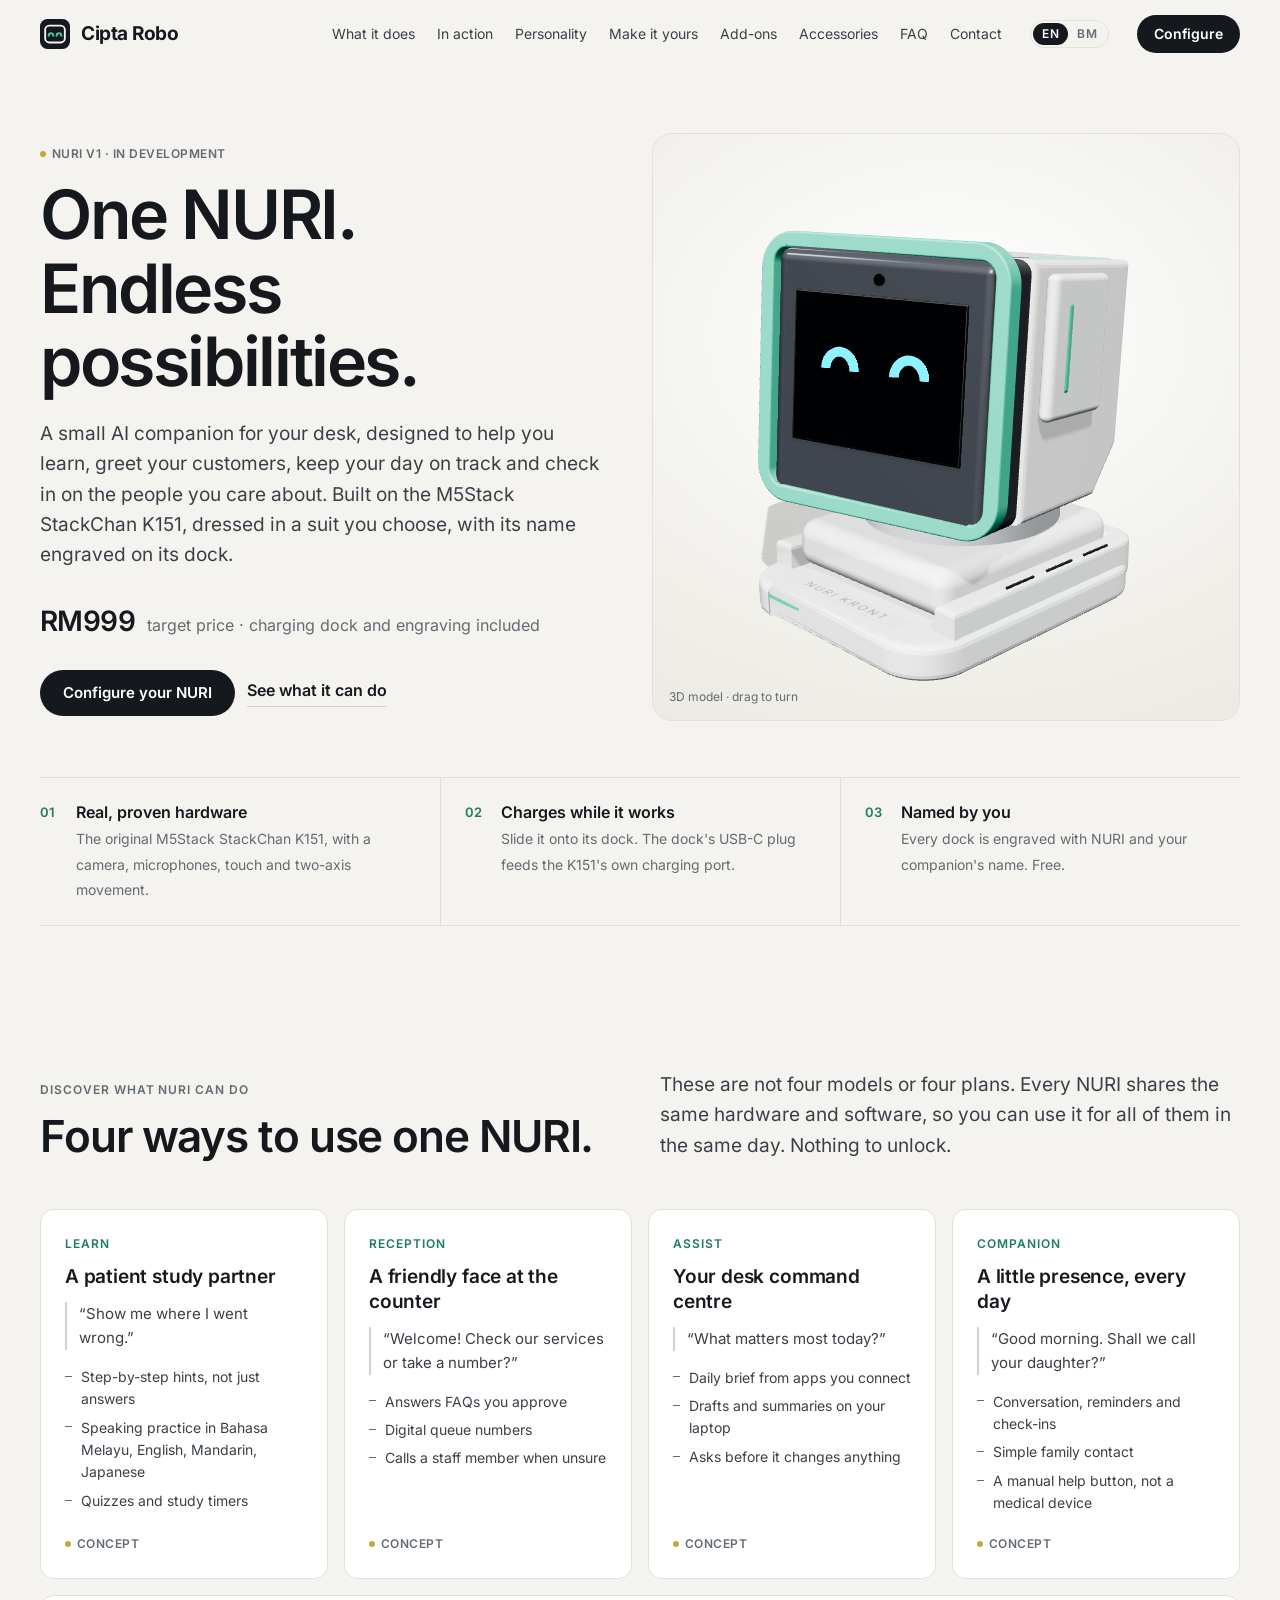
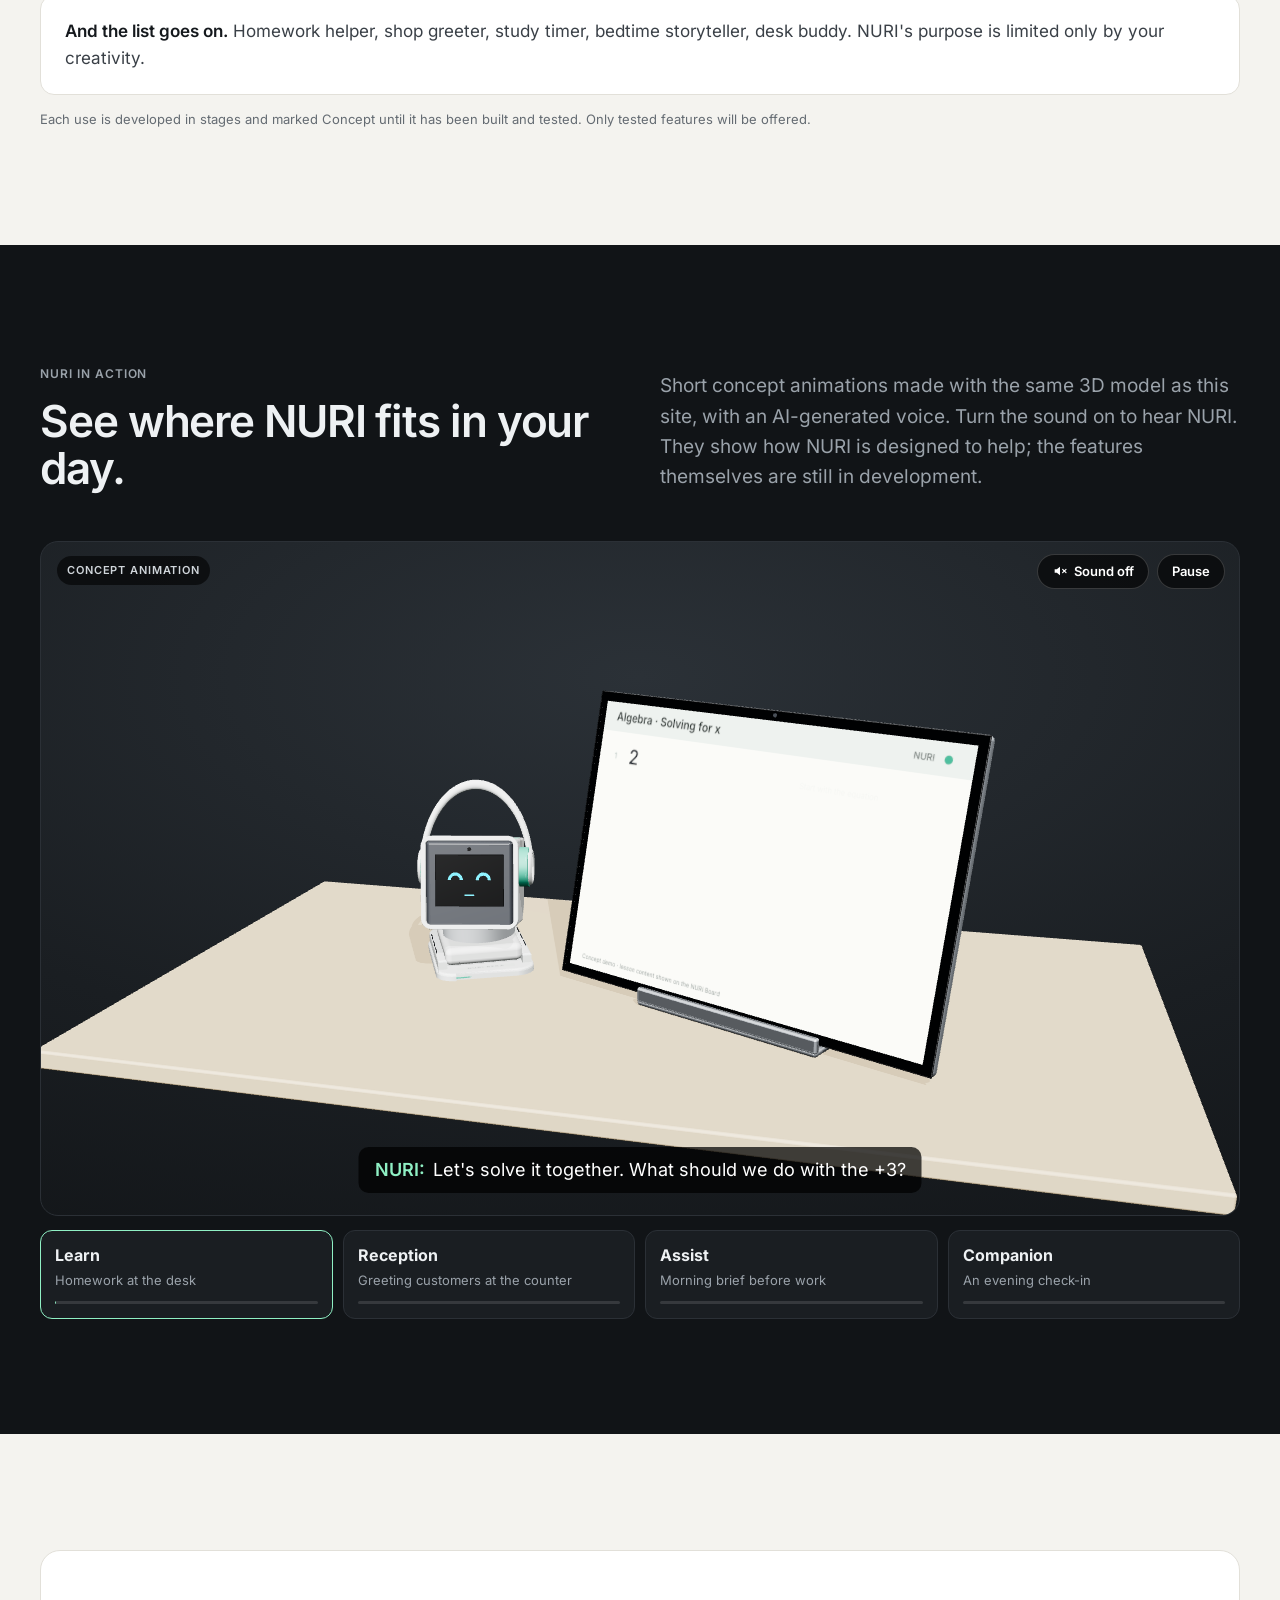
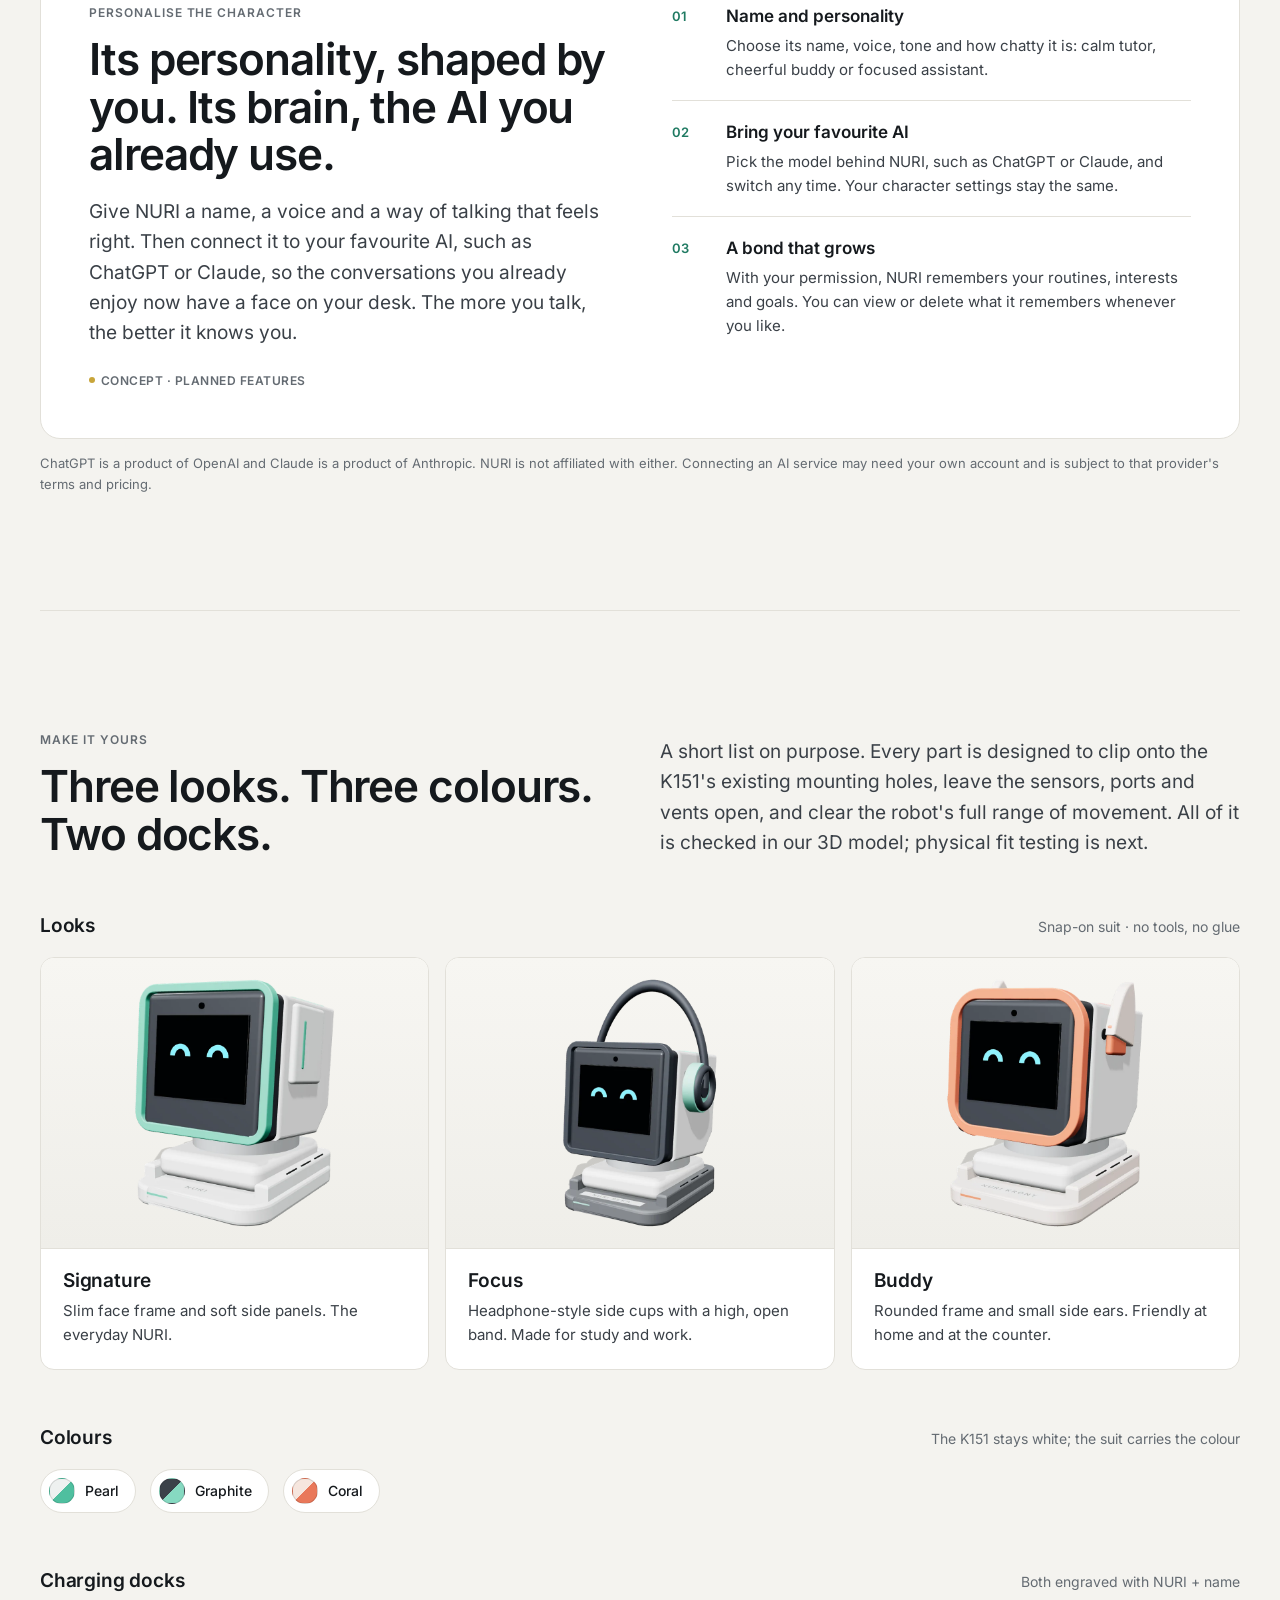
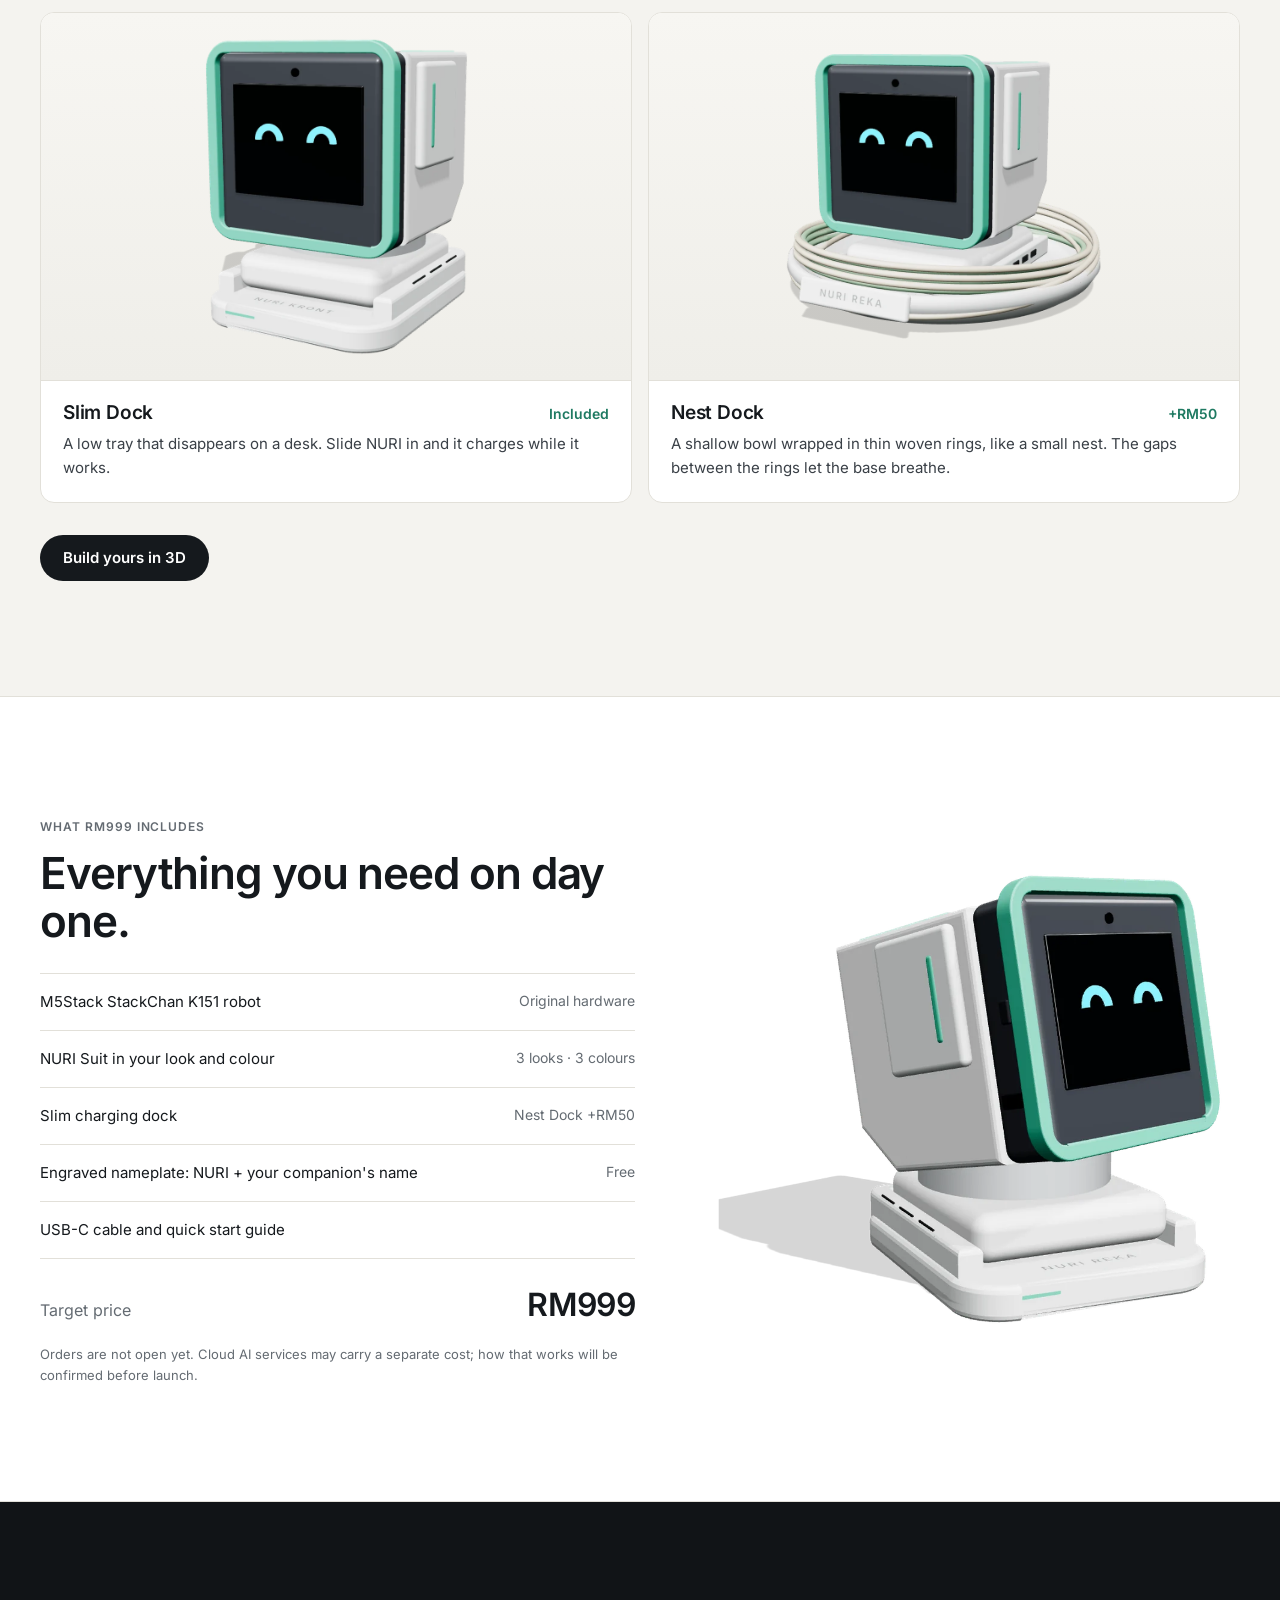
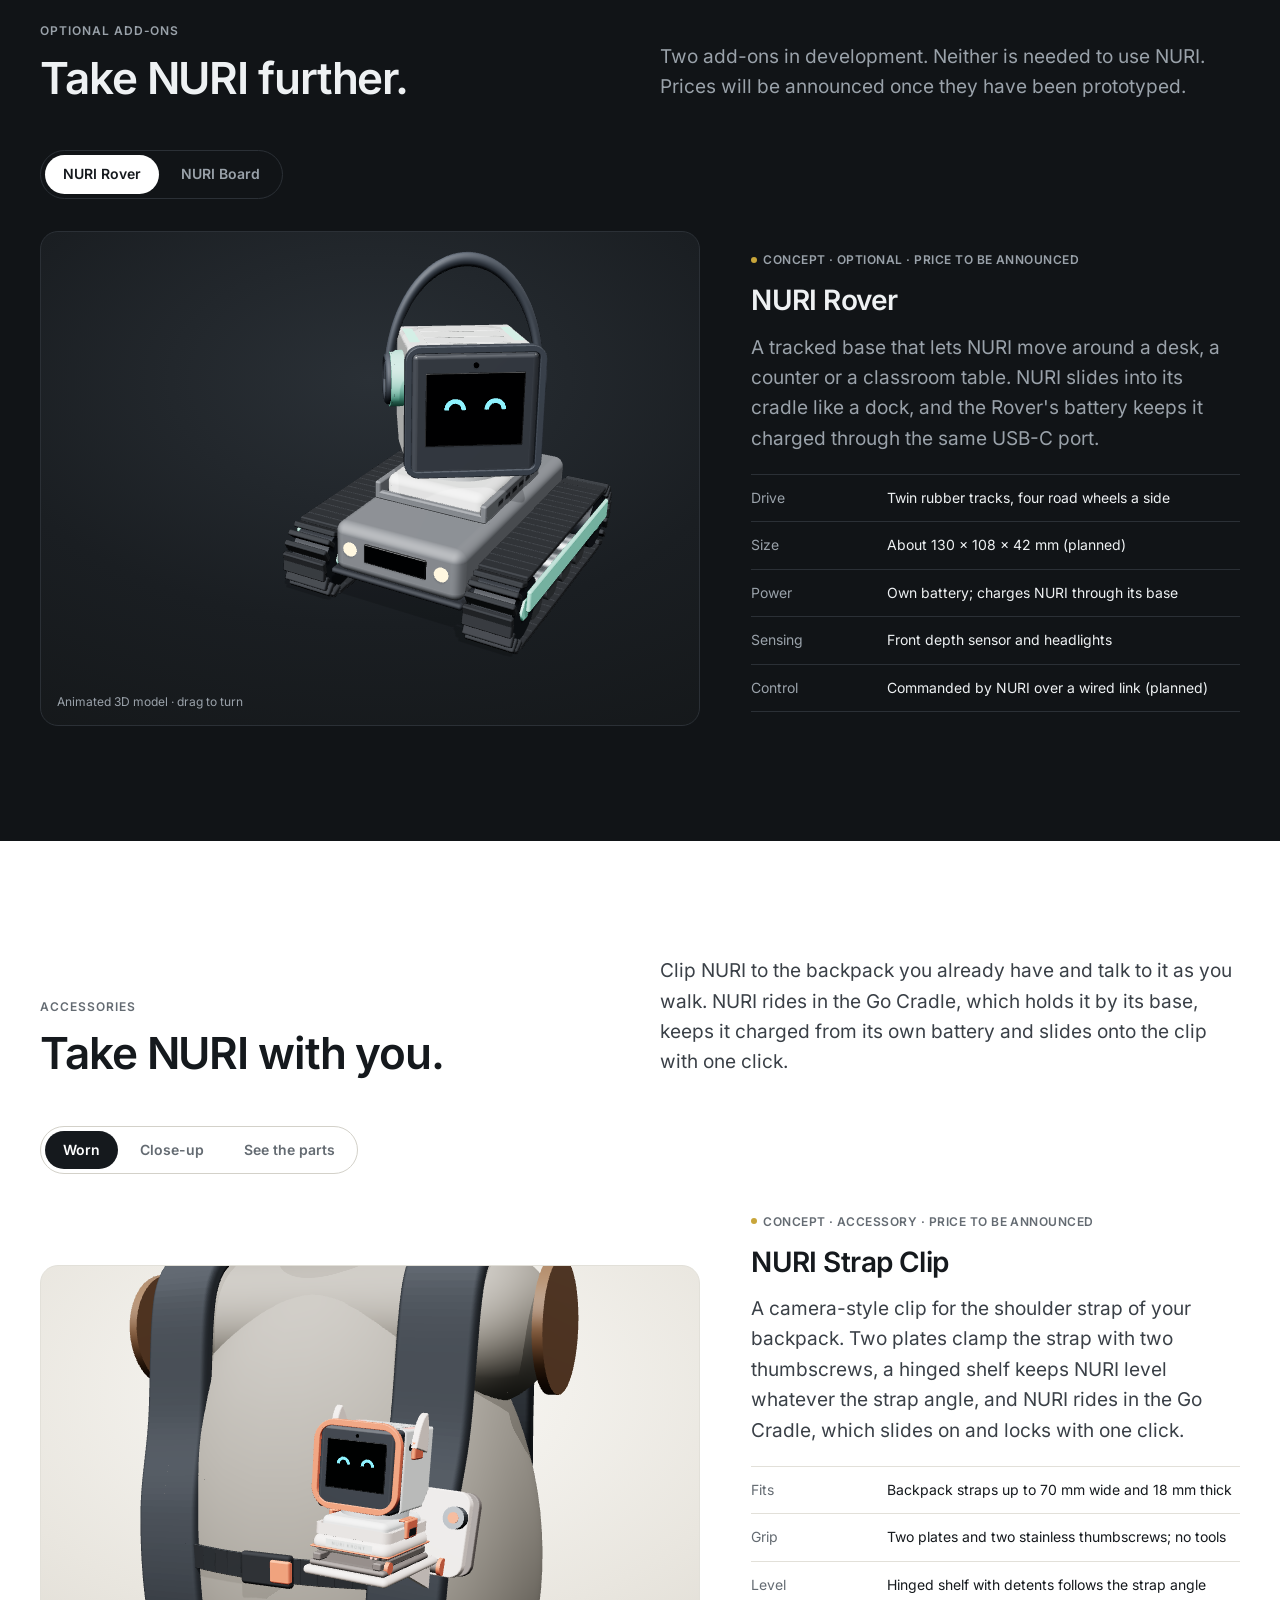
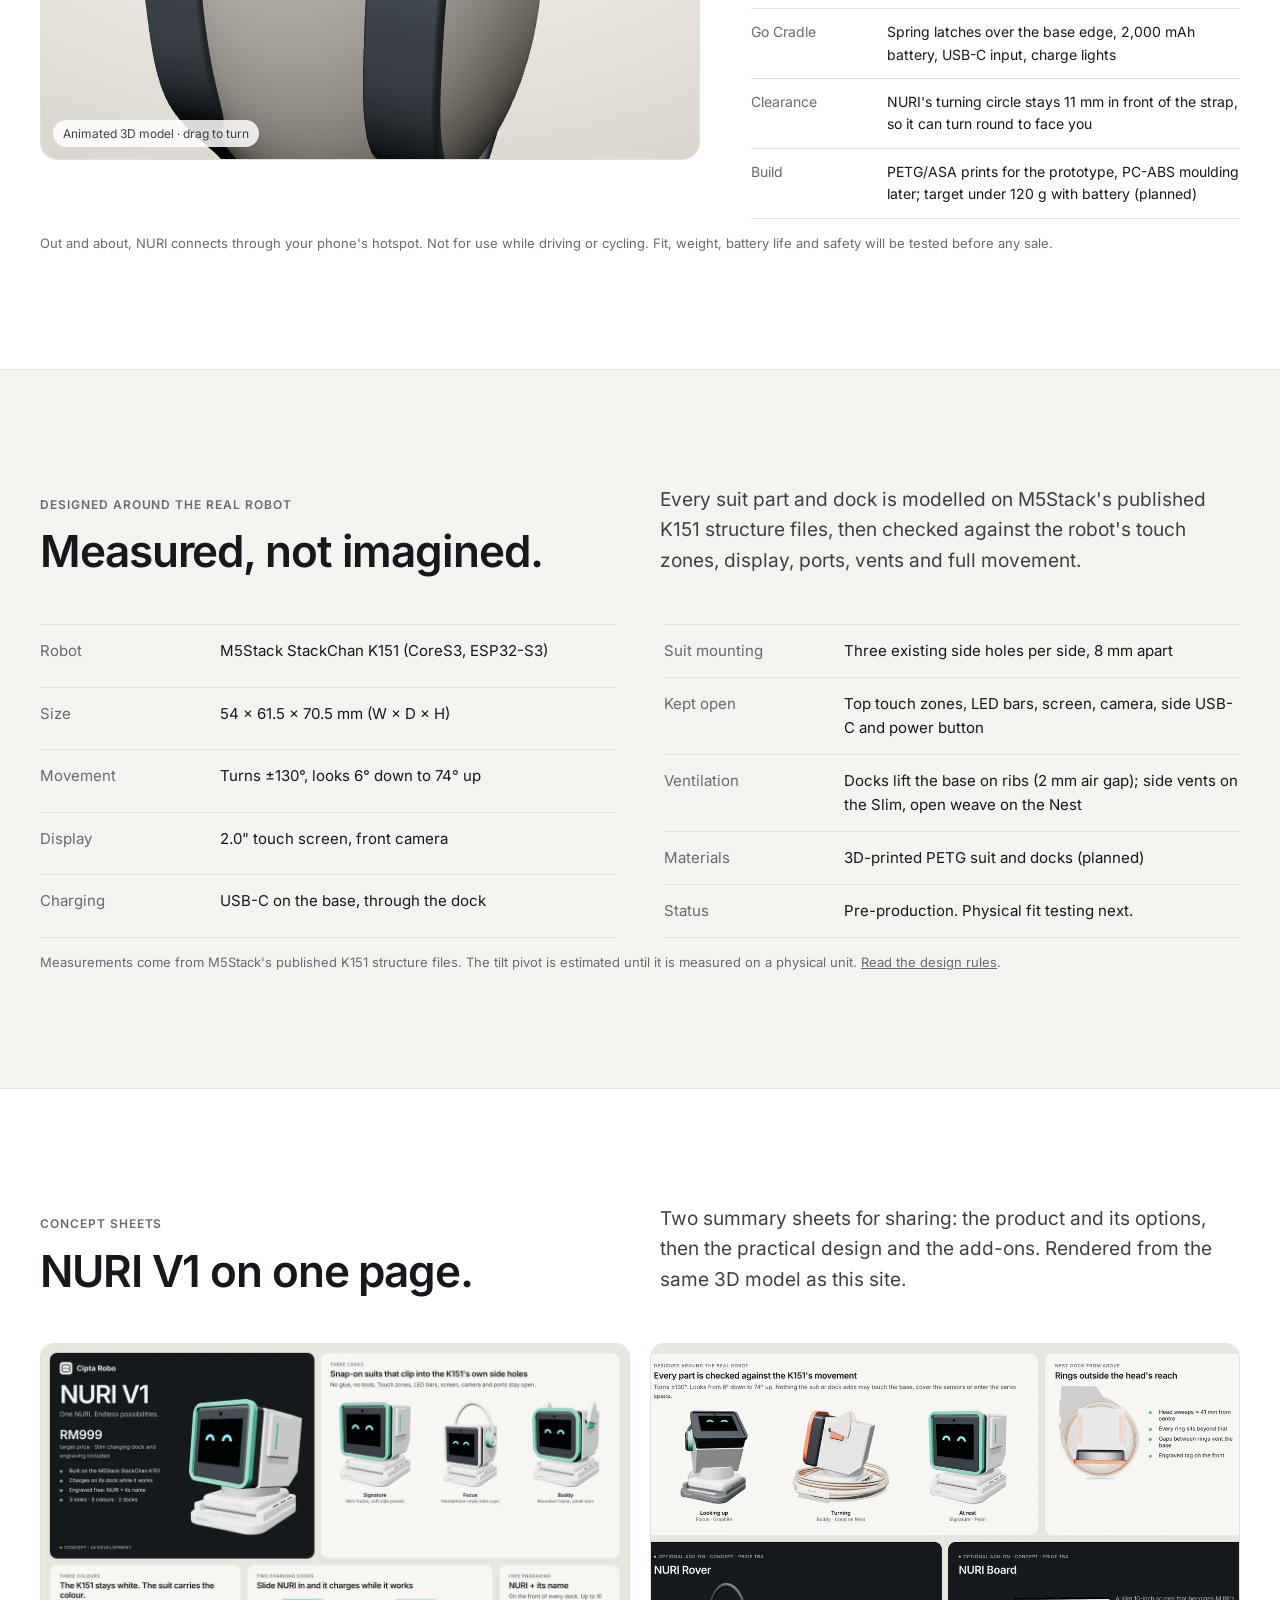
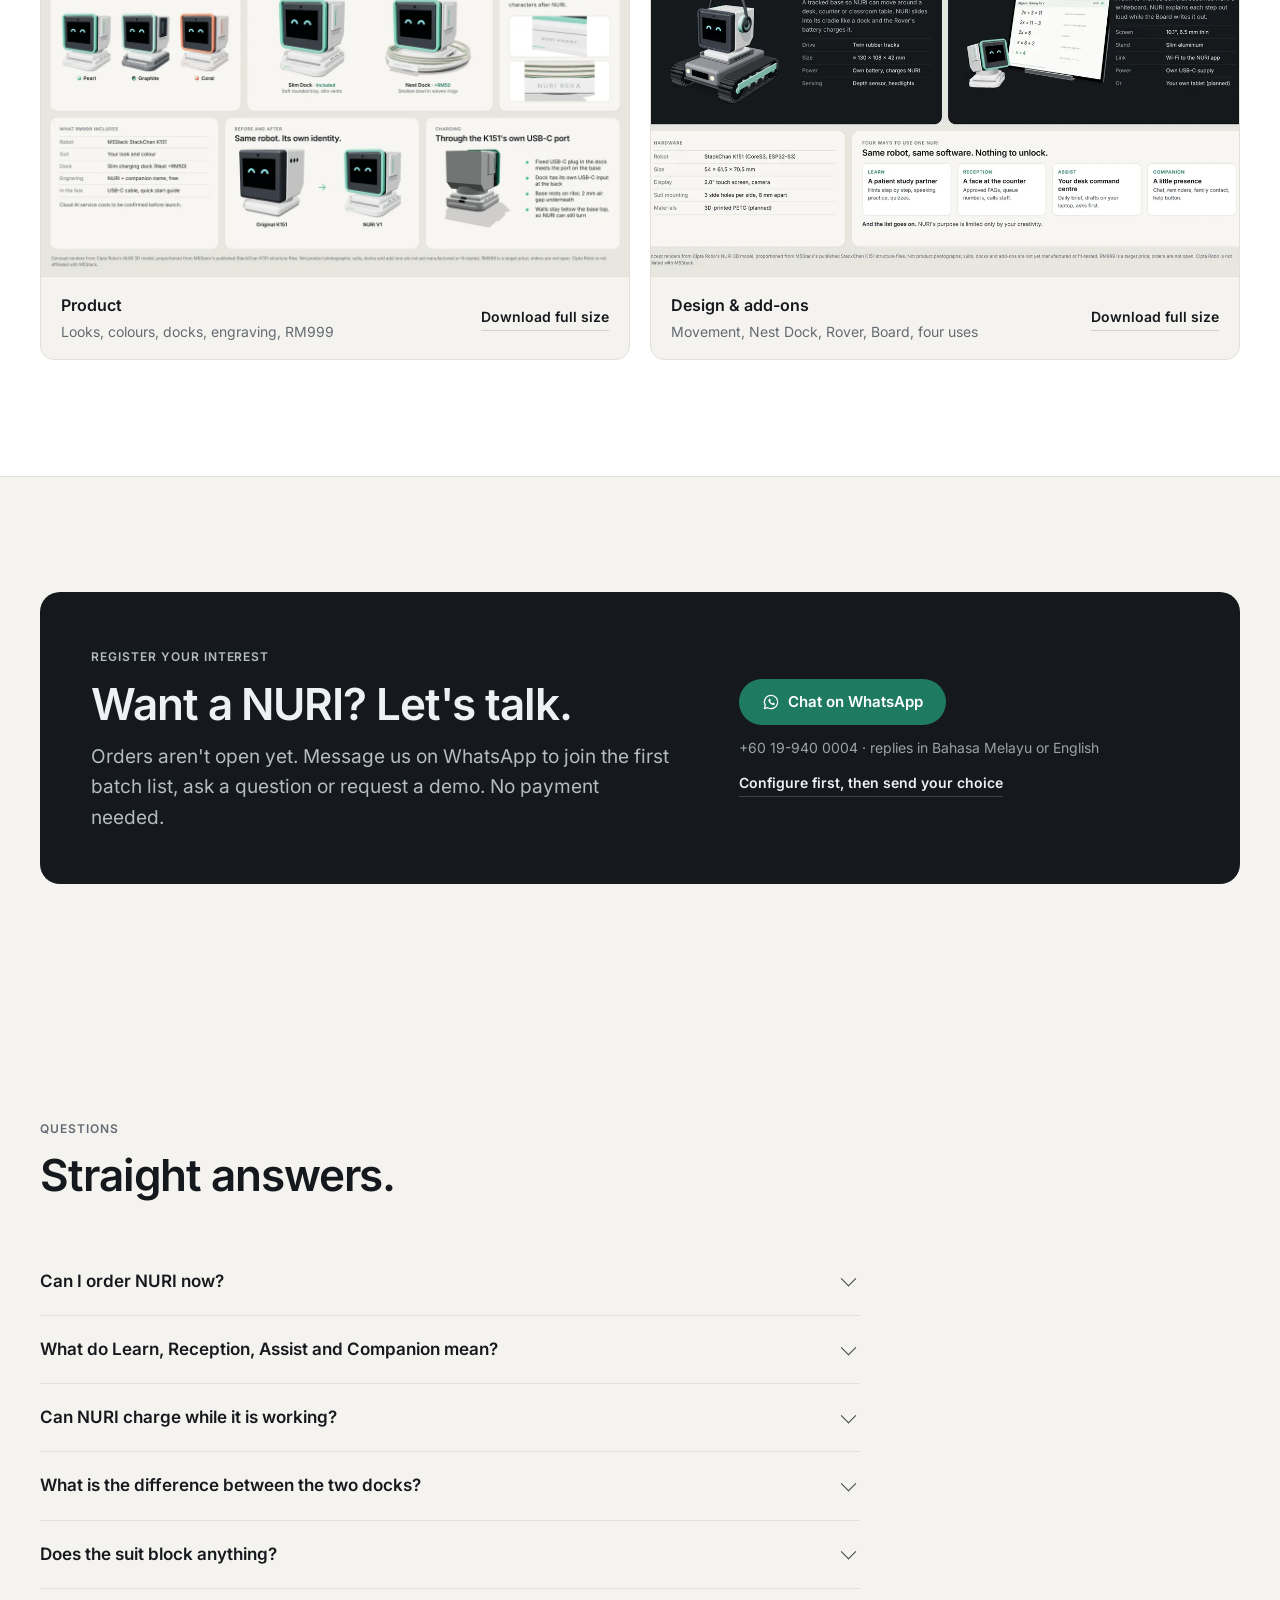
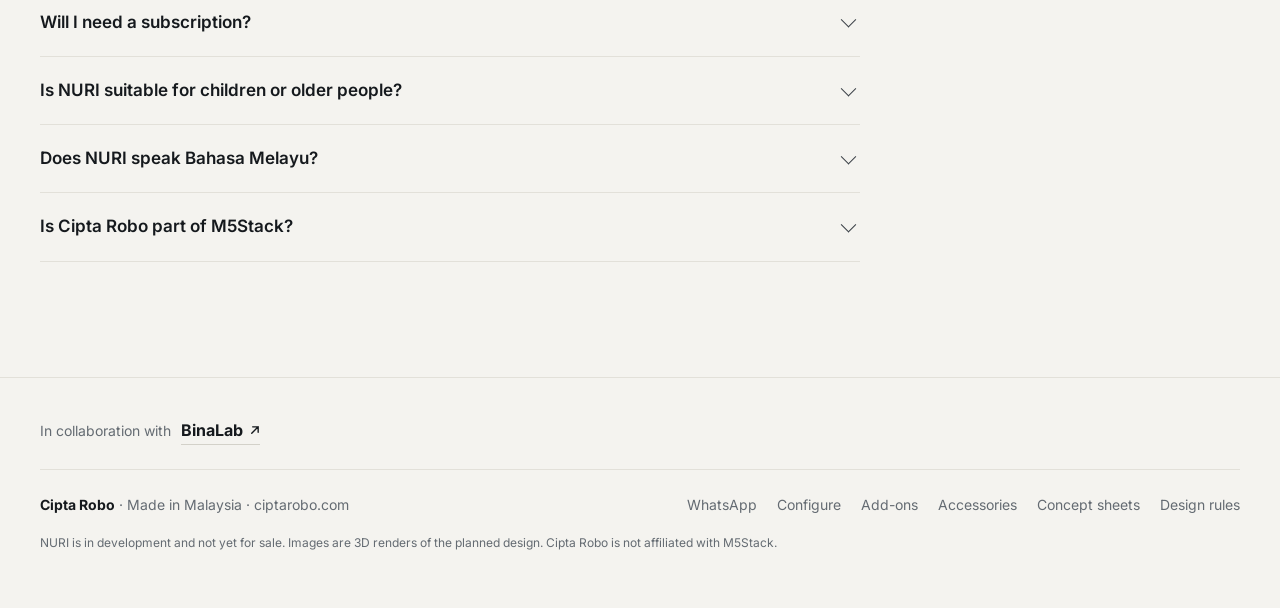
<file: index.html>
<!doctype html>
<html lang="en">
<head>
<meta charset="utf-8">
<meta name="viewport" content="width=device-width,initial-scale=1">
<title>NURI by Cipta Robo · AI desktop companion robot from Malaysia</title>
<meta name="description" content="NURI is an AI desktop companion robot from Malaysia, built on the M5Stack StackChan K151. Choose its look and colour, engrave its name. Target price RM999.">
<meta name="theme-color" content="#f4f3ef">
<link rel="canonical" href="https://ciptarobo.com/">
<link rel="alternate" hreflang="en" href="https://ciptarobo.com/"><link rel="alternate" hreflang="ms" href="https://ciptarobo.com/ms/"><link rel="alternate" hreflang="x-default" href="https://ciptarobo.com/">
<meta property="og:type" content="website">
<meta property="og:site_name" content="Cipta Robo">
<meta property="og:url" content="https://ciptarobo.com/">
<meta property="og:title" content="NURI by Cipta Robo">
<meta property="og:description" content="One NURI. Endless possibilities. A desktop AI companion in development in Malaysia.">
<meta property="og:image" content="https://ciptarobo.com/assets/img/og.png">
<meta property="og:image:width" content="1200"><meta property="og:image:height" content="630">
<meta property="og:image:alt" content="NURI, a small desktop robot with a mint face frame, on its charging dock">
<meta property="og:locale" content="en_MY"><meta property="og:locale:alternate" content="ms_MY">
<meta name="twitter:card" content="summary_large_image">
<script type="application/ld+json" id="ld-site">{"@context":"https://schema.org","@graph":[{"@type":"Organization","@id":"https://ciptarobo.com/#org","name":"Cipta Robo","url":"https://ciptarobo.com/","logo":"https://ciptarobo.com/assets/logo/icon-512.png","areaServed":"MY","contactPoint":{"@type":"ContactPoint","contactType":"sales","telephone":"+60199400004","availableLanguage":["ms","en"]}},{"@type":"WebSite","@id":"https://ciptarobo.com/#website","url":"https://ciptarobo.com/","name":"Cipta Robo","publisher":{"@id":"https://ciptarobo.com/#org"},"inLanguage":["en","ms"]},{"@type":"Product","@id":"https://ciptarobo.com/#nuri","name":"NURI","brand":{"@type":"Brand","name":"Cipta Robo"},"manufacturer":{"@id":"https://ciptarobo.com/#org"},"image":"https://ciptarobo.com/assets/img/og.png","url":"https://ciptarobo.com/","description":"NURI is an AI desktop companion robot from Malaysia, built on the M5Stack StackChan K151. Choose its look and colour, engrave its name. Target price RM999.","category":"AI companion robot"},{"@type":"FAQPage","@id":"https://ciptarobo.com/#faq","inLanguage":"en","mainEntity":[{"@type":"Question","name":"Can I order NURI now?","acceptedAnswer":{"@type":"Answer","text":"Not yet. NURI is in development. The first units will be a small batch after the suit and docks have been fit-tested on real K151 robots. RM999 is the target price. Message us on WhatsApp to join the first batch list."}},{"@type":"Question","name":"What do Learn, Reception, Assist and Companion mean?","acceptedAnswer":{"@type":"Answer","text":"They are four ways to use the same NURI, not four products. Every NURI gets the same features as they are released. You never pay to unlock a use."}},{"@type":"Question","name":"Can NURI charge while it is working?","acceptedAnswer":{"@type":"Answer","text":"Yes. The K151 charges through the USB-C port on its base. Both docks have a fixed USB-C plug that lines up with that port, so NURI can keep running on your desk while it charges."}},{"@type":"Question","name":"What is the difference between the two docks?","acceptedAnswer":{"@type":"Answer","text":"They charge the same way. The Slim Dock is a low, rounded tray and comes with every NURI. The Nest Dock is a shallow bowl wrapped in woven rings, for RM50 more. Both carry the free NURI + name engraving."}},{"@type":"Question","name":"Does the suit block anything?","acceptedAnswer":{"@type":"Answer","text":"It is designed not to. Suit parts mount on the K151's existing side holes and leave the top touch zones, LED light bars, screen, camera, side USB-C port and power button open. Every part is checked in our 3D model against the robot's full range of movement, and will be tested on real K151 robots before any sale."}},{"@type":"Question","name":"Will I need a subscription?","acceptedAnswer":{"@type":"Answer","text":"NURI's voice and AI features use cloud services that cost money to run. Whether that is included, a small subscription or bring-your-own key will be decided and stated clearly before any sale."}},{"@type":"Question","name":"Is NURI suitable for children or older people?","acceptedAnswer":{"@type":"Answer","text":"Both are in mind, with extra care. Child use will need guardian controls and strict privacy. The Companion help button is a convenience, not a medical or emergency device."}},{"@type":"Question","name":"Does NURI speak Bahasa Melayu?","acceptedAnswer":{"@type":"Answer","text":"That is the plan. NURI is being designed to talk in Bahasa Melayu and English, including switching between the two the way we do every day. The voices in the animations on this site are AI-generated previews; the final voice will be chosen and tested before launch."}},{"@type":"Question","name":"Is Cipta Robo part of M5Stack?","acceptedAnswer":{"@type":"Answer","text":"No. Cipta Robo is an independent Malaysian studio. NURI is built on the M5Stack StackChan K151; reseller and branding terms are being confirmed with the supplier."}}]}]}</script>
<link rel="icon" href="favicon.svg" type="image/svg+xml"><link rel="apple-touch-icon" href="apple-touch-icon.png">
<link rel="preload" href="assets/fonts/inter-latin-var.woff2" as="font" type="font/woff2" crossorigin>
<link rel="stylesheet" href="assets/site.css?v=34bad43a">
<script type="importmap">{"imports":{"three":"./vendor/three/three.module.min.js","three/addons/":"./vendor/three/addons/"}}</script>
</head>
<body>
<a class="skip" href="#main">Skip to content</a>
<header class="site-head" id="top">
 <div class="wrap head-row">
  <a class="brand" href="./" aria-label="Cipta Robo home"><svg viewBox="0 0 64 64" aria-hidden="true"><rect width="64" height="64" rx="16" fill="#15191d"/><rect x="11" y="14" width="42" height="36" rx="9" fill="none" stroke="#f4f3ef" stroke-width="4"/><path d="M18.5 35.5a5 5 0 0 1 10 0M35.5 35.5a5 5 0 0 1 10 0" fill="none" stroke="#4fbf9f" stroke-width="4.2" stroke-linecap="round"/></svg>Cipta Robo</a>
  <button class="menu-btn" type="button" aria-expanded="false" aria-controls="nav">Menu</button>
  <nav class="nav" id="nav" aria-label="Main">
   <a href="#uses">What it does</a><a href="#in-action">In action</a><a href="#character">Personality</a><a href="#make-it-yours">Make it yours</a><a href="#add-ons">Add-ons</a><a href="#accessories">Accessories</a><a href="#faq">FAQ</a><a href="#contact">Contact</a>
  </nav>
  <div class="lang-toggle" role="group" aria-label="Language / Bahasa"><span class="lang-on" aria-current="true">EN</span><a class="lang-switch" href="ms/" hreflang="ms" lang="ms">BM</a></div>
  <a class="btn btn-primary btn-sm" href="configure.html">Configure</a>
 </div>
</header>

<main id="main">
<section class="hero">
 <div class="wrap hero-grid">
  <div>
   <span class="status">NURI V1 · in development</span>
   <h1>One NURI.<br>Endless possibilities.</h1>
   <p class="lead">A small AI companion for your desk, designed to help you learn, greet your customers, keep your day on track and check in on the people you care about. Built on the M5Stack StackChan K151, dressed in a suit you choose, with its name engraved on its dock.</p>
   <div class="price-line"><strong>RM999</strong><span class="muted">target price · charging dock and engraving included</span></div>
   <div class="cta-row"><a class="btn btn-primary" href="configure.html">Configure your NURI</a><a class="link-arrow" href="#uses">See what it can do</a></div>
  </div>
  <div class="stage" id="heroStage" aria-label="Interactive 3D model of NURI on its charging dock">
   <div class="fallback"><img src="assets/img/hero.webp" alt="NURI in the Signature look on the Slim Dock, engraved NURI KRONT" width="900" height="900"></div>
   <span class="stage-note">3D model · drag to turn</span>
  </div>
 </div>
 <div class="wrap" style="margin-top:clamp(36px,5vw,56px)">
  <div class="facts">
   <div><span class="n">01</span><p><b>Real, proven hardware</b><span>The original M5Stack StackChan K151, with a camera, microphones, touch and two-axis movement.</span></p></div>
   <div><span class="n">02</span><p><b>Charges while it works</b><span>Slide it onto its dock. The dock's USB-C plug feeds the K151's own charging port.</span></p></div>
   <div><span class="n">03</span><p><b>Named by you</b><span>Every dock is engraved with NURI and your companion's name. Free.</span></p></div>
  </div>
 </div>
</section>

<section class="section" id="uses" style="padding-top:clamp(40px,6vw,72px)">
 <div class="wrap">
  <div class="section-head">
   <div><span class="label">Discover what NURI can do</span><h2 style="margin-top:12px">Four ways to use one NURI.</h2></div>
   <p class="lead">These are not four models or four plans. Every NURI shares the same hardware and software, so you can use it for all of them in the same day. Nothing to unlock.</p>
  </div>
  <div class="uses">
   <article class="use"><span class="label">Learn</span><h3>A patient study partner</h3><q>Show me where I went wrong.</q><ul><li>Step-by-step hints, not just answers</li><li>Speaking practice in Bahasa Melayu, English, Mandarin, Japanese</li><li>Quizzes and study timers</li></ul><span class="status">Concept</span></article>
   <article class="use"><span class="label">Reception</span><h3>A friendly face at the counter</h3><q>Welcome! Check our services or take a number?</q><ul><li>Answers FAQs you approve</li><li>Digital queue numbers</li><li>Calls a staff member when unsure</li></ul><span class="status">Concept</span></article>
   <article class="use"><span class="label">Assist</span><h3>Your desk command centre</h3><q>What matters most today?</q><ul><li>Daily brief from apps you connect</li><li>Drafts and summaries on your laptop</li><li>Asks before it changes anything</li></ul><span class="status">Concept</span></article>
   <article class="use"><span class="label">Companion</span><h3>A little presence, every day</h3><q>Good morning. Shall we call your daughter?</q><ul><li>Conversation, reminders and check-ins</li><li>Simple family contact</li><li>A manual help button, not a medical device</li></ul><span class="status">Concept</span></article>
  </div>
  <div class="endless"><p><strong>And the list goes on.</strong> Homework helper, shop greeter, study timer, bedtime storyteller, desk buddy. NURI's purpose is limited only by your creativity.</p></div>
  <p class="note">Each use is developed in stages and marked Concept until it has been built and tested. Only tested features will be offered.</p>
 </div>
</section>

<section class="section dark" id="in-action">
 <div class="wrap">
  <div class="section-head">
   <div><span class="label">NURI in action</span><h2 style="margin-top:12px">See where NURI fits in your day.</h2></div>
   <p class="lead">Short concept animations made with the same 3D model as this site, with an AI-generated voice. Turn the sound on to hear NURI. They show how NURI is designed to help; the features themselves are still in development.</p>
  </div>
  <div class="player">
   <div class="player-stage" id="sceneStage" aria-label="Animated scenes of NURI in use">
    <span class="scene-tag">Concept animation</span>
    <div class="player-ctl"><button type="button" class="play-btn sound-btn" id="soundBtn" aria-pressed="false" aria-label="Sound"><svg viewBox="0 0 24 24" width="16" height="16" aria-hidden="true"><path d="M4 9.5h3.2L12 5.5v13l-4.8-4H4z" fill="currentColor"/><path class="w" d="M15.5 9a4 4 0 0 1 0 6M18 6.5a7.5 7.5 0 0 1 0 11" fill="none" stroke="currentColor" stroke-width="1.8" stroke-linecap="round"/><path class="x" d="M16 9.5l5 5M21 9.5l-5 5" stroke="currentColor" stroke-width="1.8" stroke-linecap="round"/></svg><span>Sound off</span></button><button type="button" class="play-btn" id="playBtn" aria-pressed="true">Pause</button></div>
    <div class="caption" aria-live="polite"><b id="capWho"></b><span id="capText"></span></div>
   </div>
   <div class="chips" role="tablist" aria-label="Scenes">
    <button role="tab" type="button" data-scene="0" aria-selected="true"><b>Learn</b><span>Homework at the desk</span><i><em></em></i></button>
    <button role="tab" type="button" data-scene="1" aria-selected="false"><b>Reception</b><span>Greeting customers at the counter</span><i><em></em></i></button>
    <button role="tab" type="button" data-scene="2" aria-selected="false"><b>Assist</b><span>Morning brief before work</span><i><em></em></i></button>
    <button role="tab" type="button" data-scene="3" aria-selected="false"><b>Companion</b><span>An evening check-in</span><i><em></em></i></button>
   </div>
  </div>
 </div>
</section>

<section class="section" id="character">
 <div class="wrap">
  <div class="character">
   <div>
    <span class="label">Personalise the character</span>
    <h2 style="margin:12px 0 18px">Its personality, shaped by you. Its brain, the AI you already use.</h2>
    <p class="lead">Give NURI a name, a voice and a way of talking that feels right. Then connect it to your favourite AI, such as ChatGPT or Claude, so the conversations you already enjoy now have a face on your desk. The more you talk, the better it knows you.</p>
    <span class="status" style="margin-top:22px">Concept · planned features</span>
   </div>
   <ol class="steps">
    <li><b>Name and personality</b><span>Choose its name, voice, tone and how chatty it is: calm tutor, cheerful buddy or focused assistant.</span></li>
    <li><b>Bring your favourite AI</b><span>Pick the model behind NURI, such as ChatGPT or Claude, and switch any time. Your character settings stay the same.</span></li>
    <li><b>A bond that grows</b><span>With your permission, NURI remembers your routines, interests and goals. You can view or delete what it remembers whenever you like.</span></li>
   </ol>
  </div>
  <p class="note">ChatGPT is a product of OpenAI and Claude is a product of Anthropic. NURI is not affiliated with either. Connecting an AI service may need your own account and is subject to that provider's terms and pricing.</p>
 </div>
</section>

<hr class="rule wrap">

<section class="section" id="make-it-yours">
 <div class="wrap">
  <div class="section-head">
   <div><span class="label">Make it yours</span><h2 style="margin-top:12px">Three looks. Three colours. Two docks.</h2></div>
   <p class="lead">A short list on purpose. Every part is designed to clip onto the K151's existing mounting holes, leave the sensors, ports and vents open, and clear the robot's full range of movement. All of it is checked in our 3D model; physical fit testing is next.</p>
  </div>
  <div class="subhead"><h3>Looks</h3><span class="muted small">Snap-on suit · no tools, no glue</span></div>
  <div class="cards">
   <article class="card"><figure><img src="assets/img/look-signature.webp" alt="NURI in the Signature look" width="800" height="800" loading="lazy"></figure><div class="body"><h3>Signature</h3><p>Slim face frame and soft side panels. The everyday NURI.</p></div></article>
   <article class="card"><figure><img src="assets/img/look-focus.webp" alt="NURI in the Focus look with headphone-style side cups" width="800" height="800" loading="lazy"></figure><div class="body"><h3>Focus</h3><p>Headphone-style side cups with a high, open band. Made for study and work.</p></div></article>
   <article class="card"><figure><img src="assets/img/look-buddy.webp" alt="NURI in the Buddy look with small side ears" width="800" height="800" loading="lazy"></figure><div class="body"><h3>Buddy</h3><p>Rounded frame and small side ears. Friendly at home and at the counter.</p></div></article>
  </div>
  <div class="subhead"><h3>Colours</h3><span class="muted small">The K151 stays white; the suit carries the colour</span></div>
  <div class="swatches">
   <span class="swatch"><i style="background:linear-gradient(135deg,#eef1f0 50%,#4fbf9f 50%)"></i>Pearl</span>
   <span class="swatch"><i style="background:linear-gradient(135deg,#3b4149 50%,#86d9c1 50%)"></i>Graphite</span>
   <span class="swatch"><i style="background:linear-gradient(135deg,#f6e6de 50%,#e9785a 50%)"></i>Coral</span>
  </div>
  <div class="subhead"><h3>Charging docks</h3><span class="muted small">Both engraved with NURI + name</span></div>
  <div class="cards cards-2">
   <article class="card"><figure><img src="assets/img/dock-slim.webp" alt="Slim Dock engraved NURI KRONT" width="800" height="800" loading="lazy"></figure><div class="body"><div class="price-tag"><h3>Slim Dock</h3><span>Included</span></div><p>A low tray that disappears on a desk. Slide NURI in and it charges while it works.</p></div></article>
   <article class="card"><figure><img src="assets/img/dock-nest.webp" alt="Nest Dock: a shallow bowl wrapped in woven rings, engraved NURI REKA" width="800" height="800" loading="lazy"></figure><div class="body"><div class="price-tag"><h3>Nest Dock</h3><span>+RM50</span></div><p>A shallow bowl wrapped in thin woven rings, like a small nest. The gaps between the rings let the base breathe.</p></div></article>
  </div>
  <div class="cta-row" style="margin-top:32px"><a class="btn btn-primary" href="configure.html">Build yours in 3D</a></div>
 </div>
</section>

<section class="section" style="background:var(--surface);border-top:1px solid var(--line);border-bottom:1px solid var(--line)">
 <div class="wrap box">
  <div>
   <span class="label">What RM999 includes</span>
   <h2 style="margin:12px 0 28px">Everything you need on day one.</h2>
   <ul class="box-list">
    <li><span>M5Stack StackChan K151 robot</span><span>Original hardware</span></li>
    <li><span>NURI Suit in your look and colour</span><span>3 looks · 3 colours</span></li>
    <li><span>Slim charging dock</span><span>Nest Dock +RM50</span></li>
    <li><span>Engraved nameplate: NURI + your companion's name</span><span>Free</span></li>
    <li><span>USB-C cable and quick start guide</span><span></span></li>
   </ul>
   <div class="box-total"><span class="muted">Target price</span><strong>RM999</strong></div>
   <p class="note">Orders are not open yet. Cloud AI services may carry a separate cost; how that works will be confirmed before launch.</p>
  </div>
  <figure style="margin:0"><img src="assets/img/inbox.webp" alt="NURI with the Signature look on its Slim Dock, engraved NURI REKA" width="900" height="900" loading="lazy"></figure>
 </div>
</section>

<section class="section dark" id="add-ons">
 <div class="wrap">
  <div class="section-head">
   <div><span class="label">Optional add-ons</span><h2 style="margin-top:12px">Take NURI further.</h2></div>
   <p class="lead">Two add-ons in development. Neither is needed to use NURI. Prices will be announced once they have been prototyped.</p>
  </div>
  <div class="tabs" role="tablist" aria-label="Add-ons">
   <button role="tab" id="tab-rover" aria-selected="true" aria-controls="panel-addon">NURI Rover</button>
   <button role="tab" id="tab-board" aria-selected="false" aria-controls="panel-addon">NURI Board</button>
  </div>
  <div class="addon" id="panel-addon" role="tabpanel" aria-labelledby="tab-rover">
   <div class="addon-stage" id="addonStage"><span class="stage-note" id="addonNote">Animated 3D model · drag to turn</span></div>
   <div id="addonText"></div>
  </div>
 </div>
</section>

<section class="section acc" id="accessories" style="background:var(--surface);border-bottom:1px solid var(--line)">
 <div class="wrap">
  <div class="section-head">
   <div><span class="label">Accessories</span><h2 style="margin-top:12px">Take NURI with you.</h2></div>
   <p class="lead">Clip NURI to the backpack you already have and talk to it as you walk. NURI rides in the Go Cradle, which holds it by its base, keeps it charged from its own battery and slides onto the clip with one click.</p>
  </div>
  <div class="tabs acc-views" role="group" aria-label="View">
   <button type="button" data-view="worn" aria-pressed="true">Worn</button>
   <button type="button" data-view="close" aria-pressed="false">Close-up</button>
   <button type="button" data-view="parts" aria-pressed="false">See the parts</button>
  </div>
  <div class="addon" id="panel-acc">
   <div class="addon-stage" id="accStage"><span class="stage-note" id="accNote">Animated 3D model · drag to turn</span></div>
   <div id="accText"></div>
  </div>
  <p class="note">Out and about, NURI connects through your phone's hotspot. Not for use while driving or cycling. Fit, weight, battery life and safety will be tested before any sale.</p>
 </div>
</section>

<section class="section" id="hardware">
 <div class="wrap">
  <div class="section-head">
   <div><span class="label">Designed around the real robot</span><h2 style="margin-top:12px">Measured, not imagined.</h2></div>
   <p class="lead">Every suit part and dock is modelled on M5Stack's published K151 structure files, then checked against the robot's touch zones, display, ports, vents and full movement.</p>
  </div>
  <div class="specs">
   <dl>
    <dt>Robot</dt><dd>M5Stack StackChan K151 (CoreS3, ESP32-S3)</dd>
    <dt>Size</dt><dd>54 × 61.5 × 70.5 mm (W × D × H)</dd>
    <dt>Movement</dt><dd>Turns ±130°, looks 6° down to 74° up</dd>
    <dt>Display</dt><dd>2.0" touch screen, front camera</dd>
    <dt>Charging</dt><dd>USB-C on the base, through the dock</dd>
   </dl>
   <dl>
    <dt>Suit mounting</dt><dd>Three existing side holes per side, 8 mm apart</dd>
    <dt>Kept open</dt><dd>Top touch zones, LED bars, screen, camera, side USB-C and power button</dd>
    <dt>Ventilation</dt><dd>Docks lift the base on ribs (2 mm air gap); side vents on the Slim, open weave on the Nest</dd>
    <dt>Materials</dt><dd>3D-printed PETG suit and docks (planned)</dd>
    <dt>Status</dt><dd>Pre-production. Physical fit testing next.</dd>
   </dl>
  </div>
  <p class="note">Measurements come from M5Stack's published K151 structure files. The tilt pivot is estimated until it is measured on a physical unit. <a href="https://github.com/danialrohaizat012-sys/aicompanion/blob/main/docs/k151-design-rules.md">Read the design rules</a>.</p>
 </div>
</section>

<section class="section" id="concept-sheets" style="background:var(--surface);border-top:1px solid var(--line);border-bottom:1px solid var(--line)">
 <div class="wrap">
  <div class="section-head">
   <div><span class="label">Concept sheets</span><h2 style="margin-top:12px">NURI V1 on one page.</h2></div>
   <p class="lead">Two summary sheets for sharing: the product and its options, then the practical design and the add-ons. Rendered from the same 3D model as this site.</p>
  </div>
  <div class="sheets">
   <figure class="sheet-card"><a href="assets/img/sheets/nuri-v1-sheet-product.webp" target="_blank" rel="noopener"><img src="assets/img/sheets/nuri-v1-sheet-product-1200.webp" alt="Concept sheet: NURI V1 looks, colours, Slim and Nest docks, free engraving and what RM999 includes" width="1200" height="1088" loading="lazy"></a>
    <figcaption><b>Product</b><span>Looks, colours, docks, engraving, RM999</span><a class="link-arrow" href="assets/img/sheets/nuri-v1-sheet-product.webp" download>Download full size</a></figcaption></figure>
   <figure class="sheet-card"><a href="assets/img/sheets/nuri-v1-sheet-design.webp" target="_blank" rel="noopener"><img src="assets/img/sheets/nuri-v1-sheet-design-1200.webp" alt="Concept sheet: movement checks, Nest Dock from above, NURI Rover, NURI Board and the four uses" width="1200" height="1028" loading="lazy"></a>
    <figcaption><b>Design &amp; add-ons</b><span>Movement, Nest Dock, Rover, Board, four uses</span><a class="link-arrow" href="assets/img/sheets/nuri-v1-sheet-design.webp" download>Download full size</a></figcaption></figure>
  </div>
 </div>
</section>

<section class="section" id="contact">
 <div class="wrap">
  <div class="contact">
   <div>
    <span class="label">Register your interest</span>
    <h2 style="margin:12px 0 14px">Want a NURI? Let's talk.</h2>
    <p class="lead">Orders aren't open yet. Message us on WhatsApp to join the first batch list, ask a question or request a demo. No payment needed.</p>
   </div>
   <div class="contact-actions">
    <a class="btn btn-wa" href="https://wa.me/60199400004?text=Hi%20Cipta%20Robo%2C%20I%27m%20interested%20in%20NURI.%20Please%20keep%20me%20posted." target="_blank" rel="noopener"><svg viewBox="0 0 24 24" width="18" height="18" aria-hidden="true"><path d="M12 3.2a8.8 8.8 0 0 0-7.6 13.2L3.2 20.8l4.5-1.2A8.8 8.8 0 1 0 12 3.2Z" fill="none" stroke="currentColor" stroke-width="1.7" stroke-linejoin="round"/><path d="M9.1 8.3c.3-.5.6-.5.9-.5h.5c.2 0 .4 0 .5.4l.7 1.6c.1.2 0 .4-.1.6l-.5.6c-.1.1-.2.3 0 .5.5.9 1.3 1.7 2.3 2.3.2.1.4.1.5 0l.6-.7c.2-.2.4-.2.6-.1l1.6.8c.2.1.3.2.3.4 0 .6-.3 1.4-.9 1.7-.6.3-1.4.4-2.6-.1a9.6 9.6 0 0 1-4.6-4.5c-.5-1-.5-2.1.6-3Z" fill="currentColor"/></svg>Chat on WhatsApp</a>
    <span class="muted small">+60 19-940 0004 · replies in Bahasa Melayu or English</span>
    <a class="link-arrow small" href="configure.html">Configure first, then send your choice</a>
   </div>
  </div>
 </div>
</section>

<section class="section" id="faq">
 <div class="wrap">
  <div class="section-head"><div><span class="label">Questions</span><h2 style="margin-top:12px">Straight answers.</h2></div></div>
  <div class="faq">
   <details><summary>Can I order NURI now?</summary><p>Not yet. NURI is in development. The first units will be a small batch after the suit and docks have been fit-tested on real K151 robots. RM999 is the target price. <a href="https://wa.me/60199400004?text=Hi%20Cipta%20Robo%2C%20I%27m%20interested%20in%20NURI.%20Please%20keep%20me%20posted." target="_blank" rel="noopener">Message us on WhatsApp</a> to join the first batch list.</p></details>
   <details><summary>What do Learn, Reception, Assist and Companion mean?</summary><p>They are four ways to use the same NURI, not four products. Every NURI gets the same features as they are released. You never pay to unlock a use.</p></details>
   <details><summary>Can NURI charge while it is working?</summary><p>Yes. The K151 charges through the USB-C port on its base. Both docks have a fixed USB-C plug that lines up with that port, so NURI can keep running on your desk while it charges.</p></details>
   <details><summary>What is the difference between the two docks?</summary><p>They charge the same way. The Slim Dock is a low, rounded tray and comes with every NURI. The Nest Dock is a shallow bowl wrapped in woven rings, for RM50 more. Both carry the free NURI + name engraving.</p></details>
   <details><summary>Does the suit block anything?</summary><p>It is designed not to. Suit parts mount on the K151's existing side holes and leave the top touch zones, LED light bars, screen, camera, side USB-C port and power button open. Every part is checked in our 3D model against the robot's full range of movement, and will be tested on real K151 robots before any sale.</p></details>
   <details><summary>Will I need a subscription?</summary><p>NURI's voice and AI features use cloud services that cost money to run. Whether that is included, a small subscription or bring-your-own key will be decided and stated clearly before any sale.</p></details>
   <details><summary>Is NURI suitable for children or older people?</summary><p>Both are in mind, with extra care. Child use will need guardian controls and strict privacy. The Companion help button is a convenience, not a medical or emergency device.</p></details>
   <details><summary>Does NURI speak Bahasa Melayu?</summary><p>That is the plan. NURI is being designed to talk in Bahasa Melayu and English, including switching between the two the way we do every day. The voices in the animations on this site are AI-generated previews; the final voice will be chosen and tested before launch.</p></details>
   <details><summary>Is Cipta Robo part of M5Stack?</summary><p>No. Cipta Robo is an independent Malaysian studio. NURI is built on the M5Stack StackChan K151; reseller and branding terms are being confirmed with the supplier.</p></details>
  </div>
 </div>
</section>
</main>

<footer class="site-foot">
<div class="wrap collab"><span>In collaboration with</span><a href="https://binalab.my" target="_blank" rel="noopener" aria-label="BinaLab (opens in a new tab)">BinaLab<svg viewBox="0 0 12 12" width="11" height="11" aria-hidden="true"><path d="M4 2h6v6M10 2 3 9" fill="none" stroke="currentColor" stroke-width="1.5" stroke-linecap="round" stroke-linejoin="round"/></svg></a></div>
 <div class="wrap foot-row">
  <div><b style="color:var(--ink)">Cipta Robo</b> · Made in Malaysia · ciptarobo.com <span class="visitors" data-visitors hidden></span></div>
  <div class="foot-links"><a href="https://wa.me/60199400004" target="_blank" rel="noopener">WhatsApp</a><a href="configure.html">Configure</a><a href="#add-ons">Add-ons</a><a href="#accessories">Accessories</a><a href="#concept-sheets">Concept sheets</a><a href="https://github.com/danialrohaizat012-sys/aicompanion/blob/main/docs/k151-design-rules.md">Design rules</a></div>
 </div>
 <div class="wrap" style="margin-top:16px;font-size:12px">NURI is in development and not yet for sale. Images are 3D renders of the planned design. Cipta Robo is not affiliated with M5Stack.</div>
</footer>

<script type="module" src="assets/home.js?v=34bad43a"></script>
<script type="module" src="assets/visitors.js?v=34bad43a"></script>
</body>
</html>
</file>
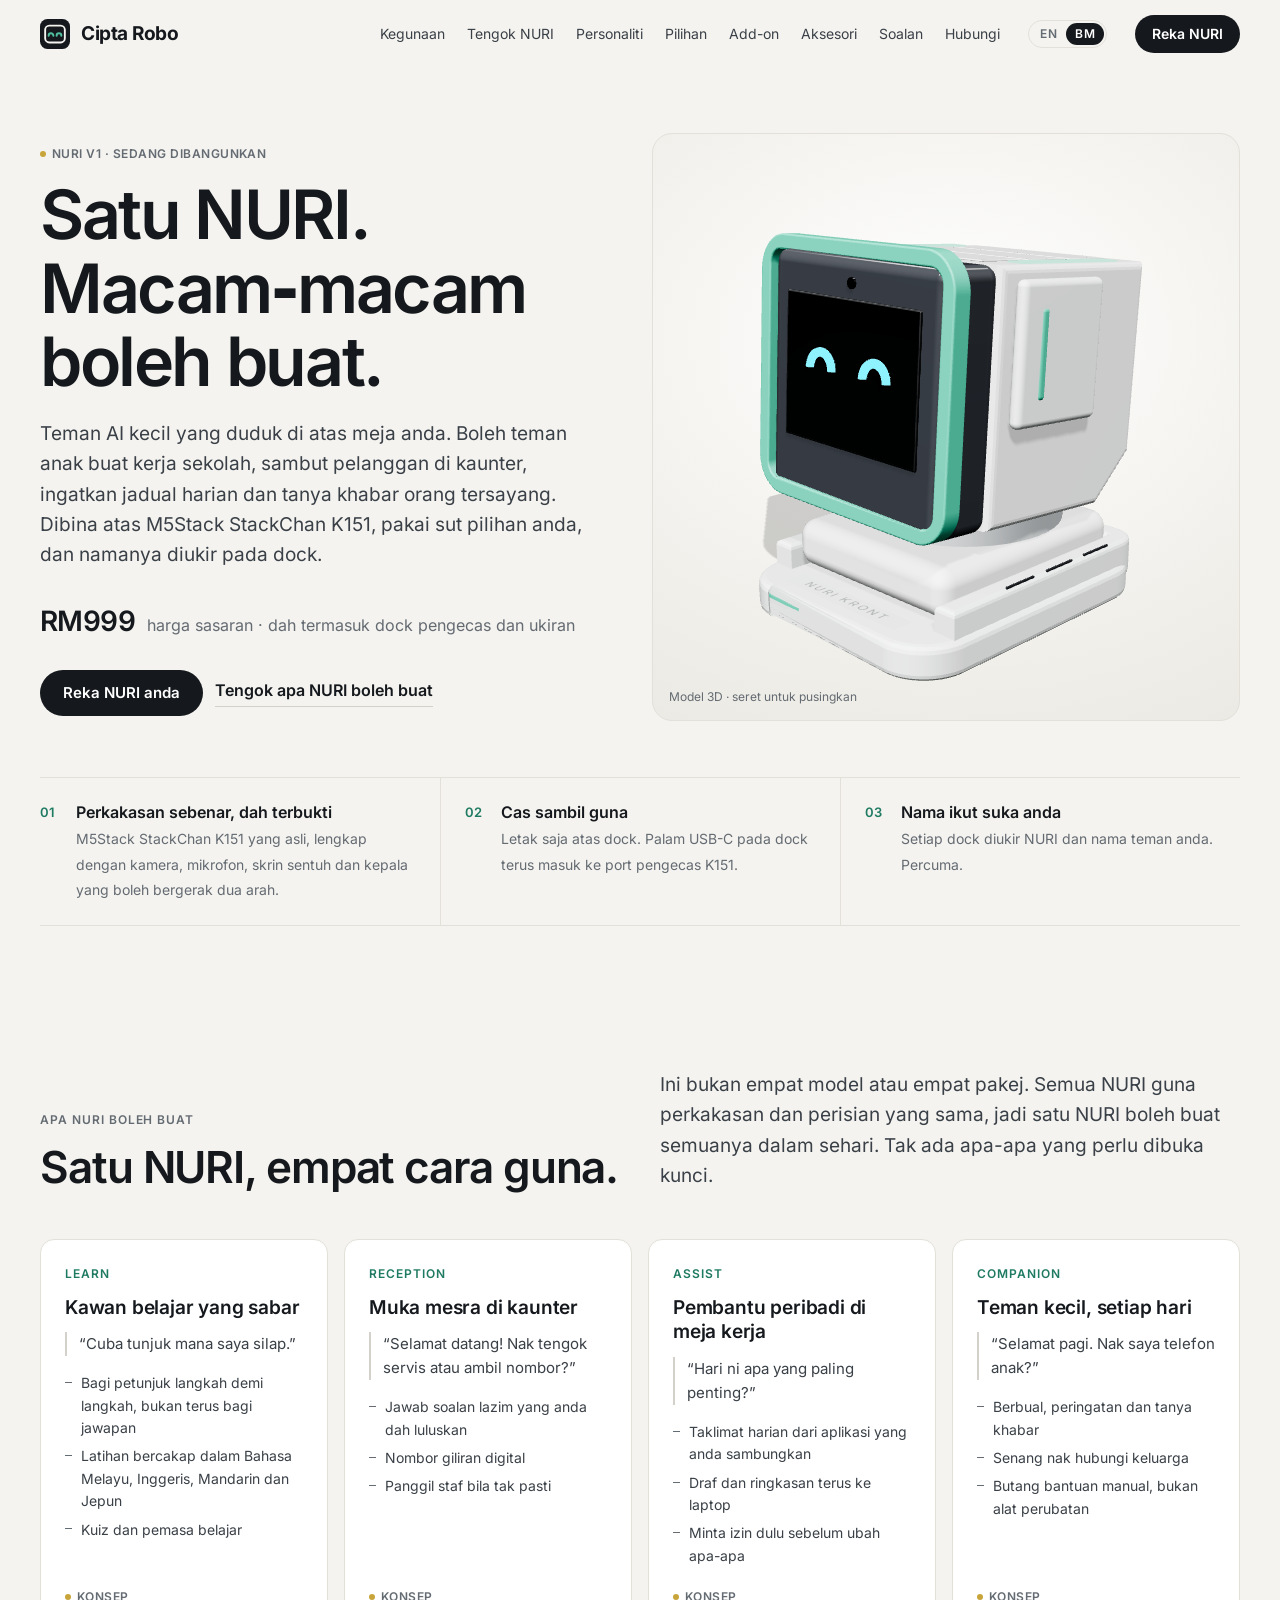
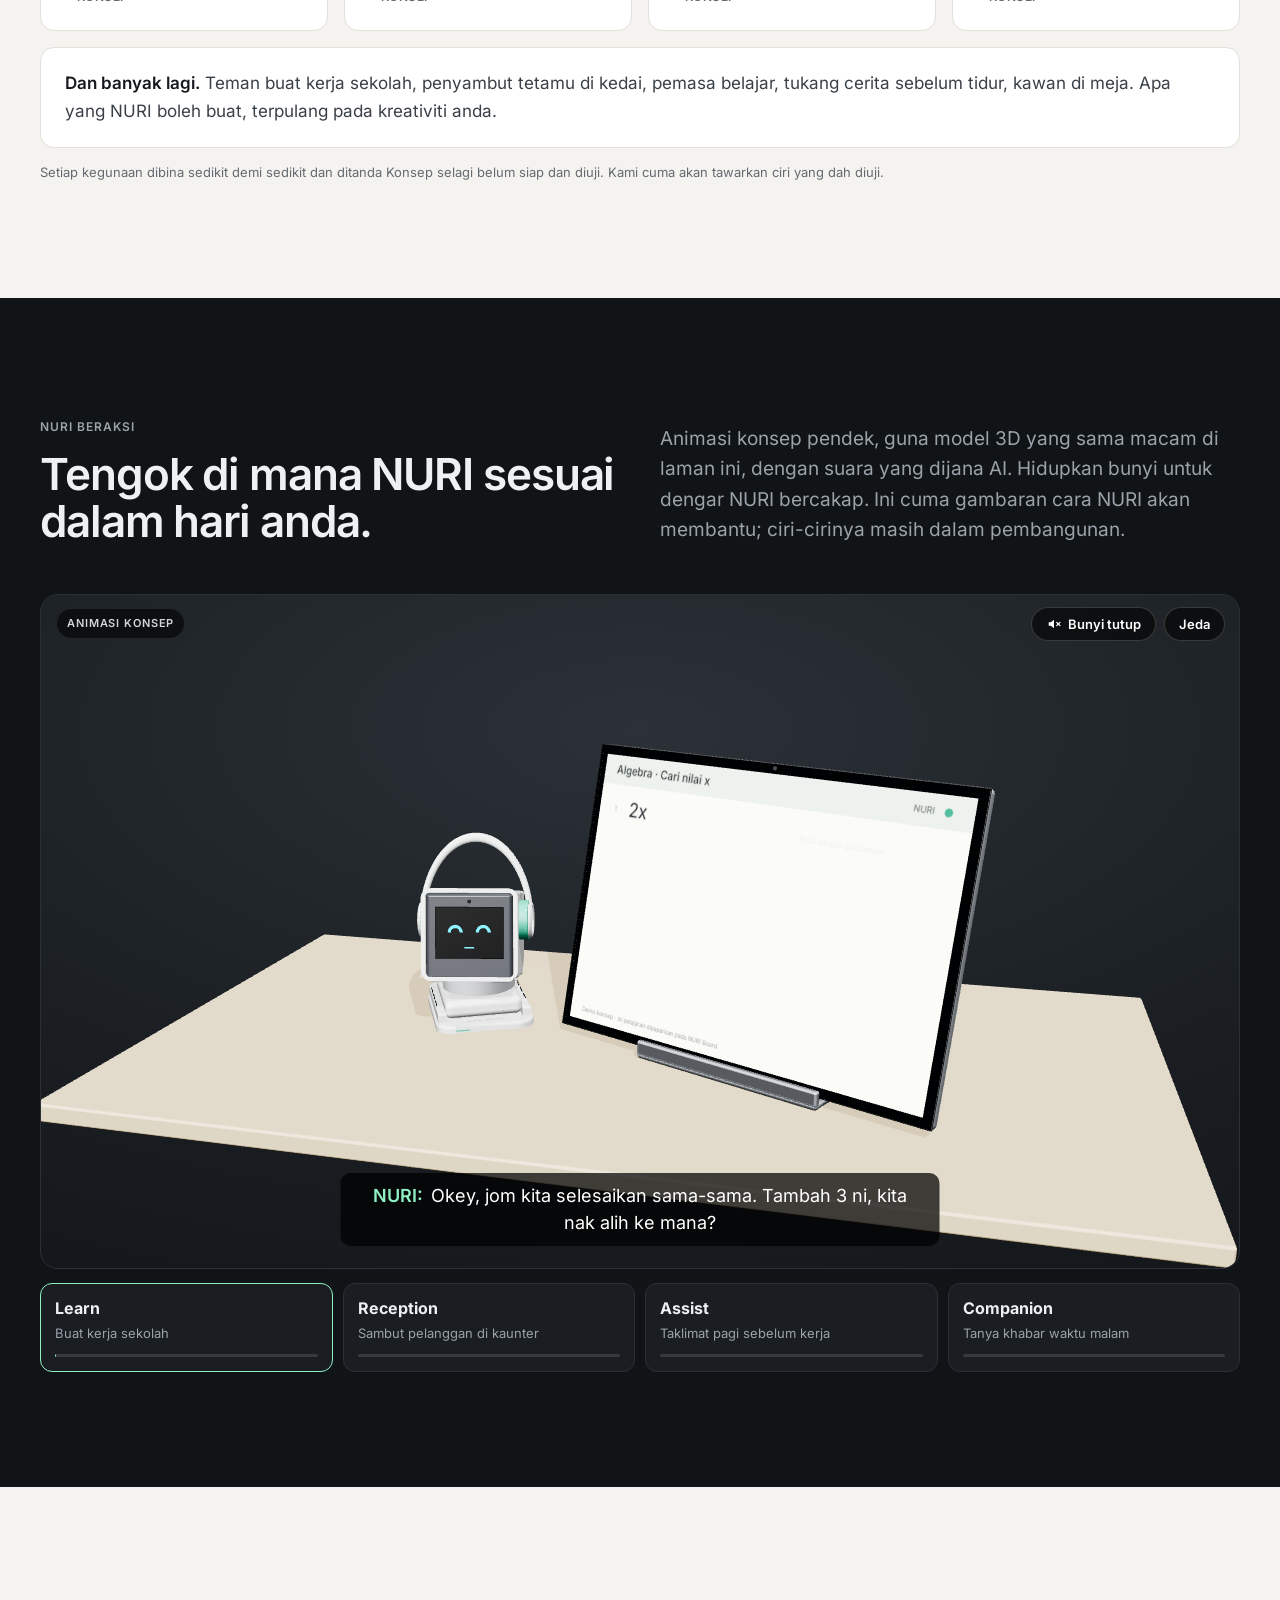
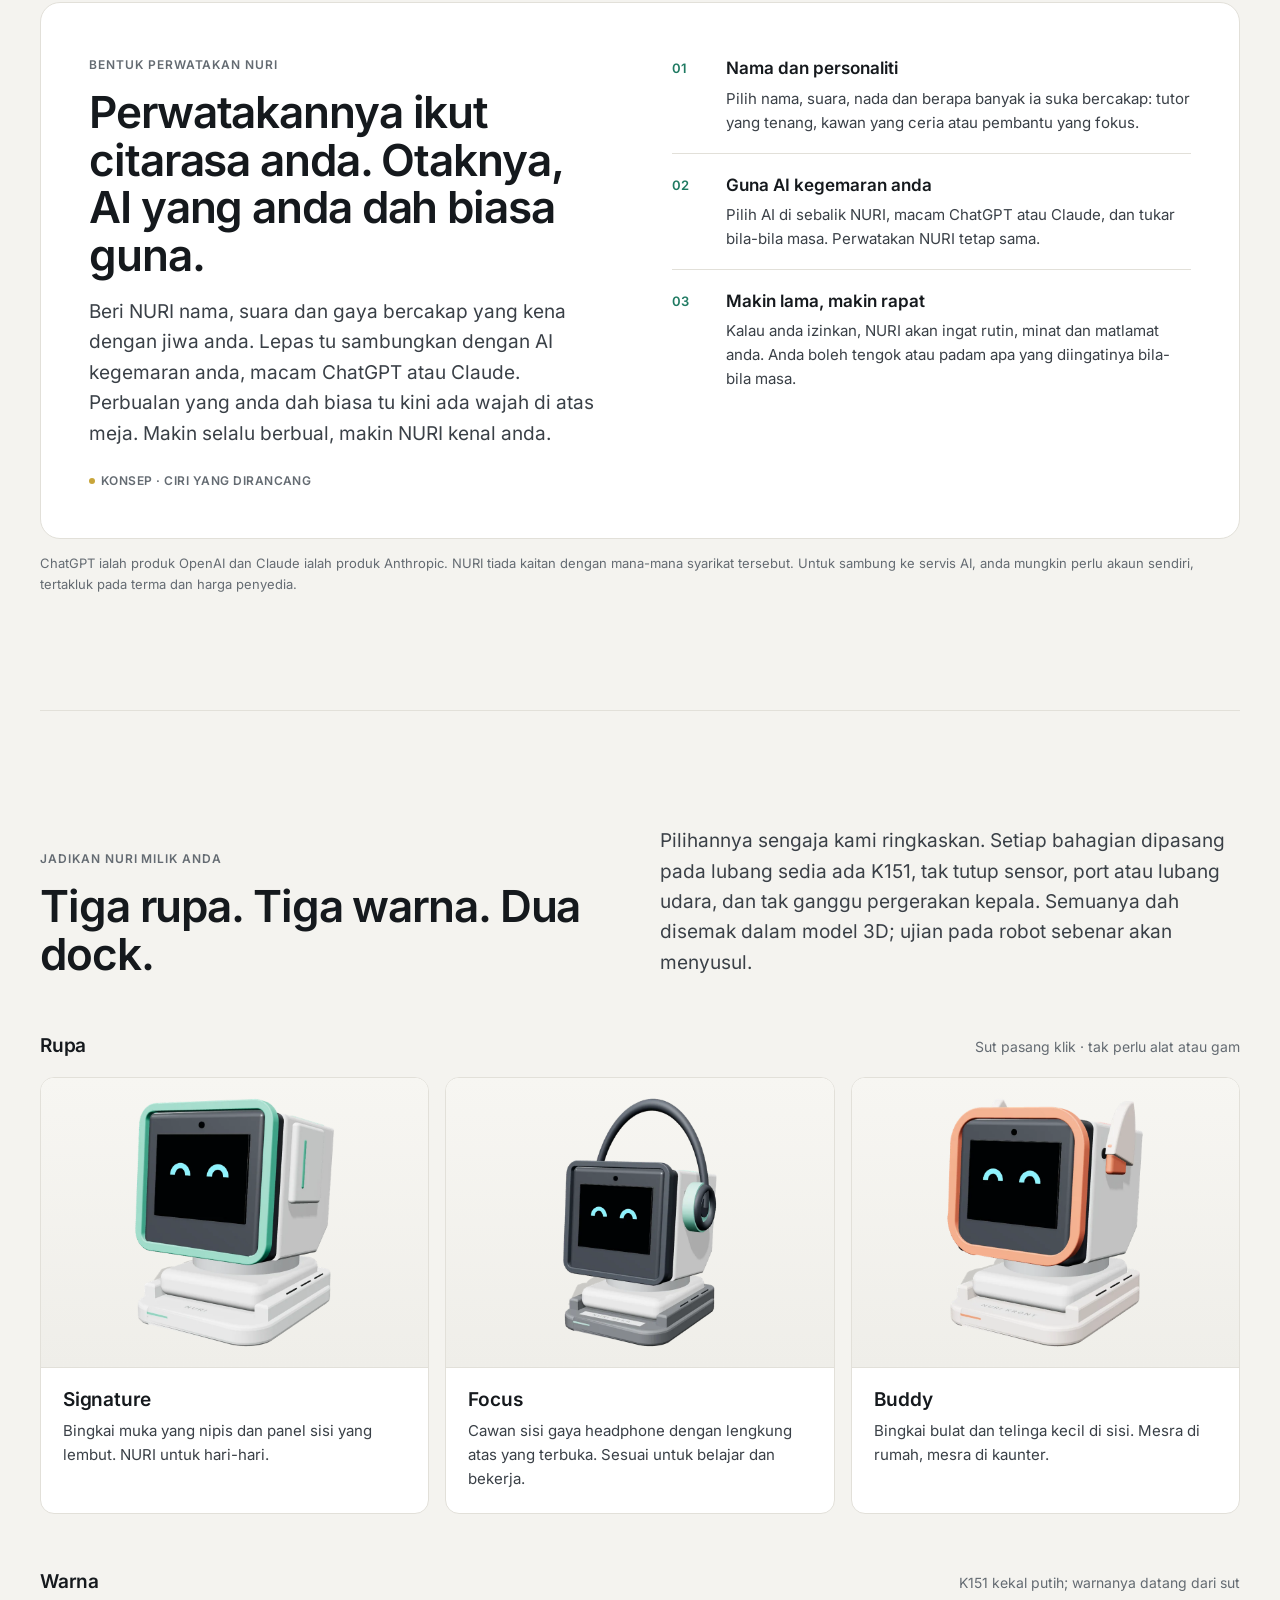
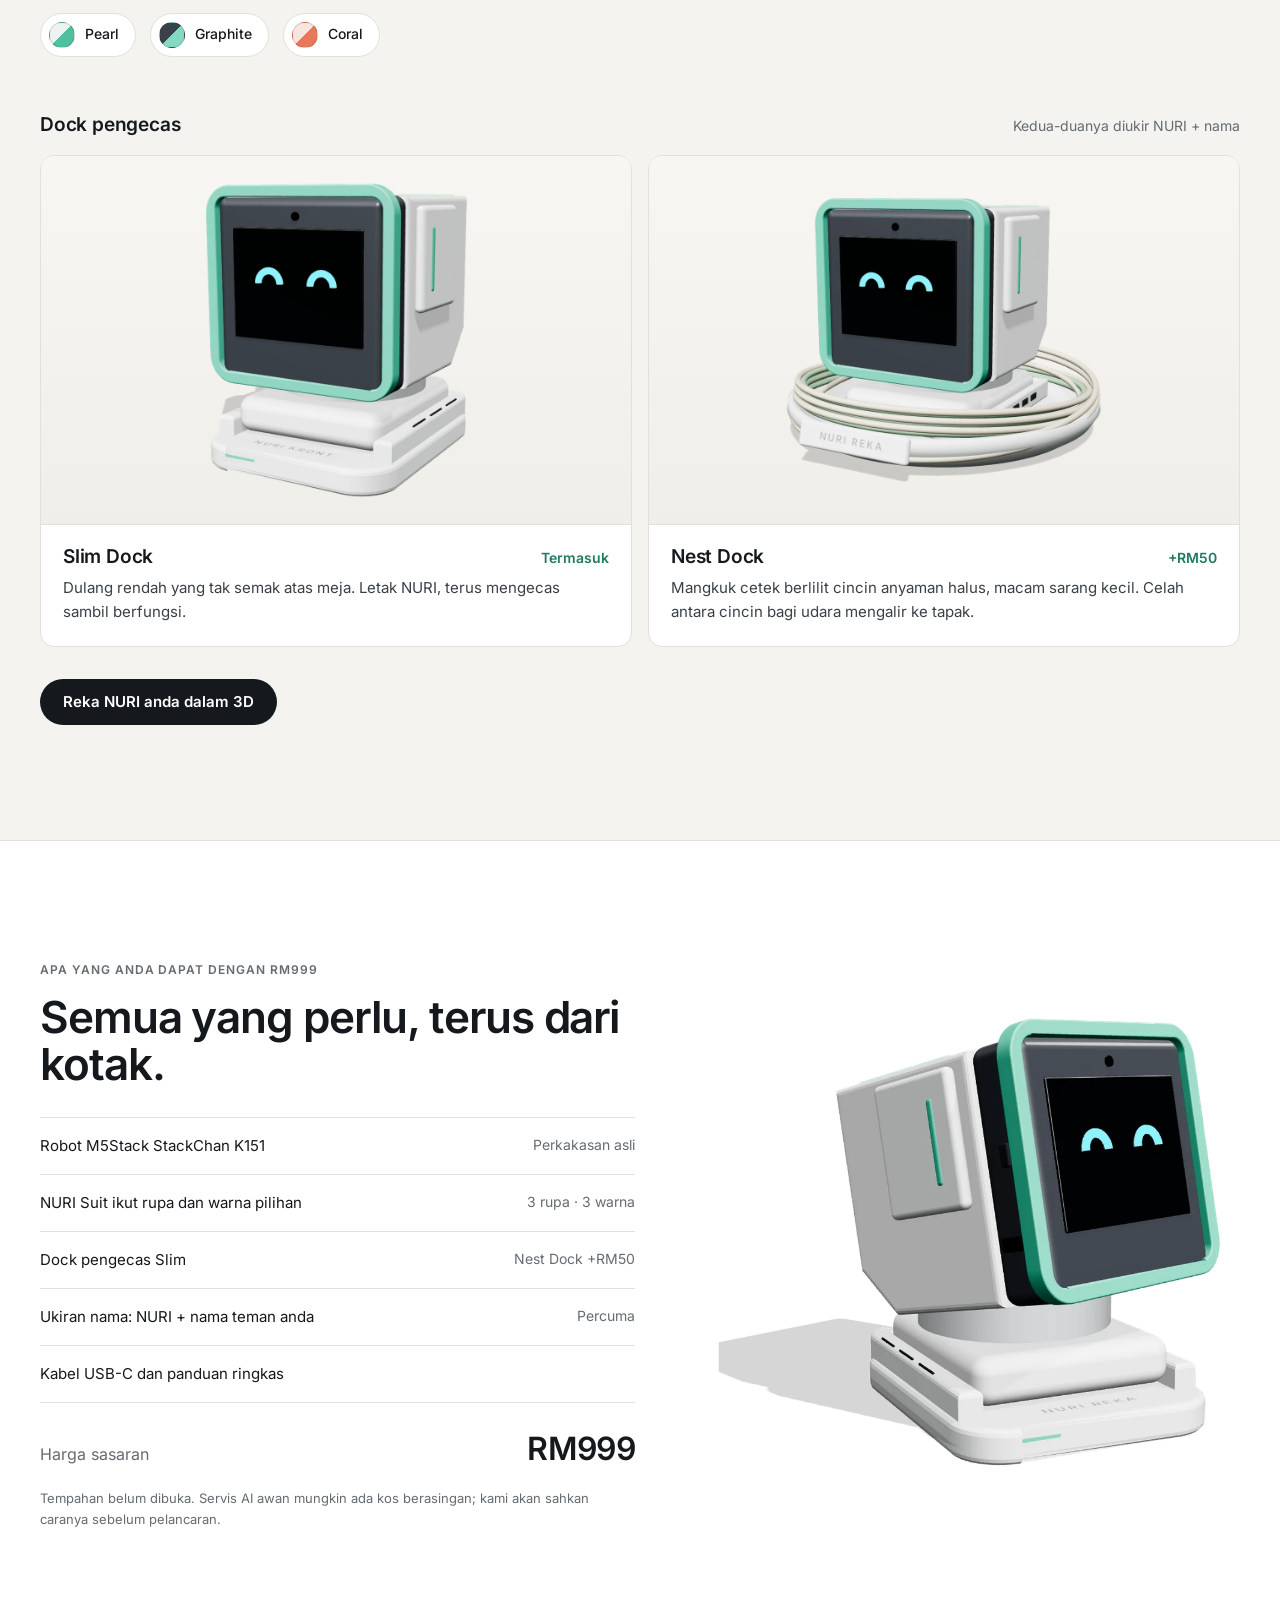
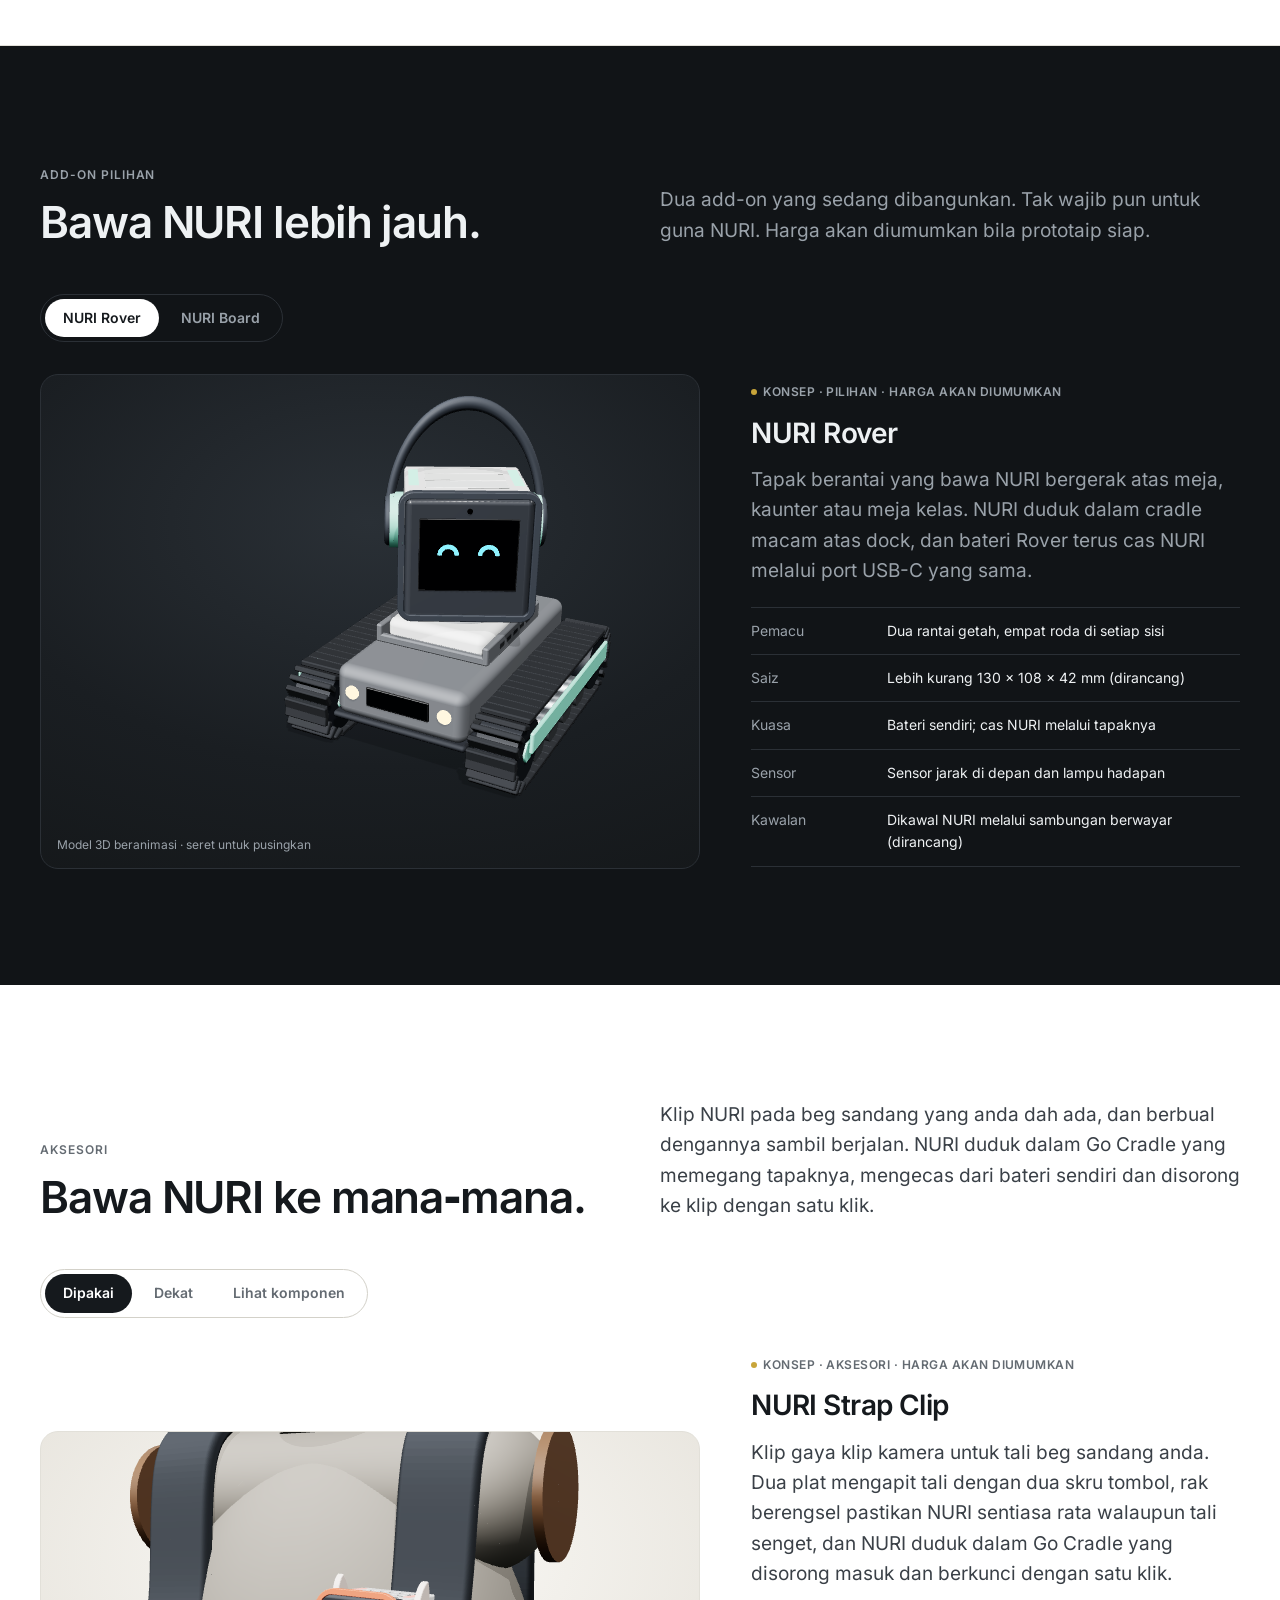
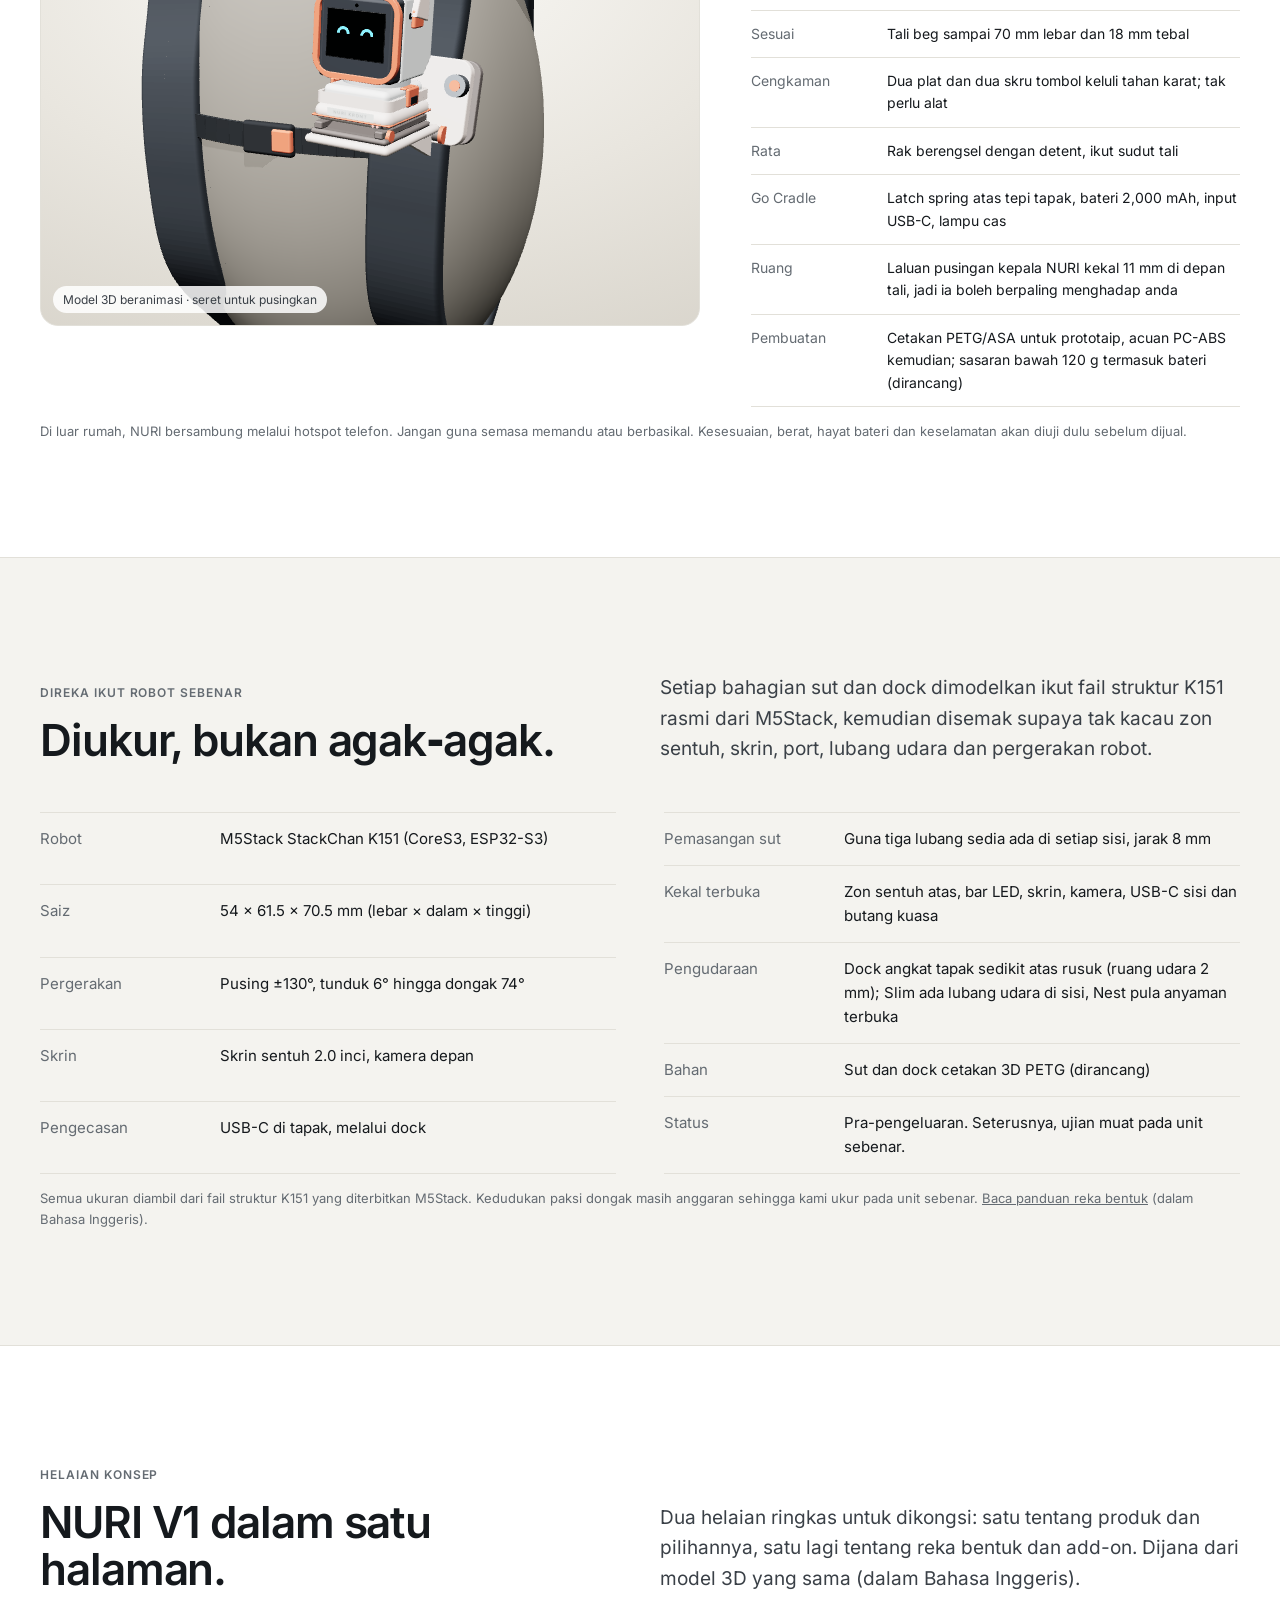
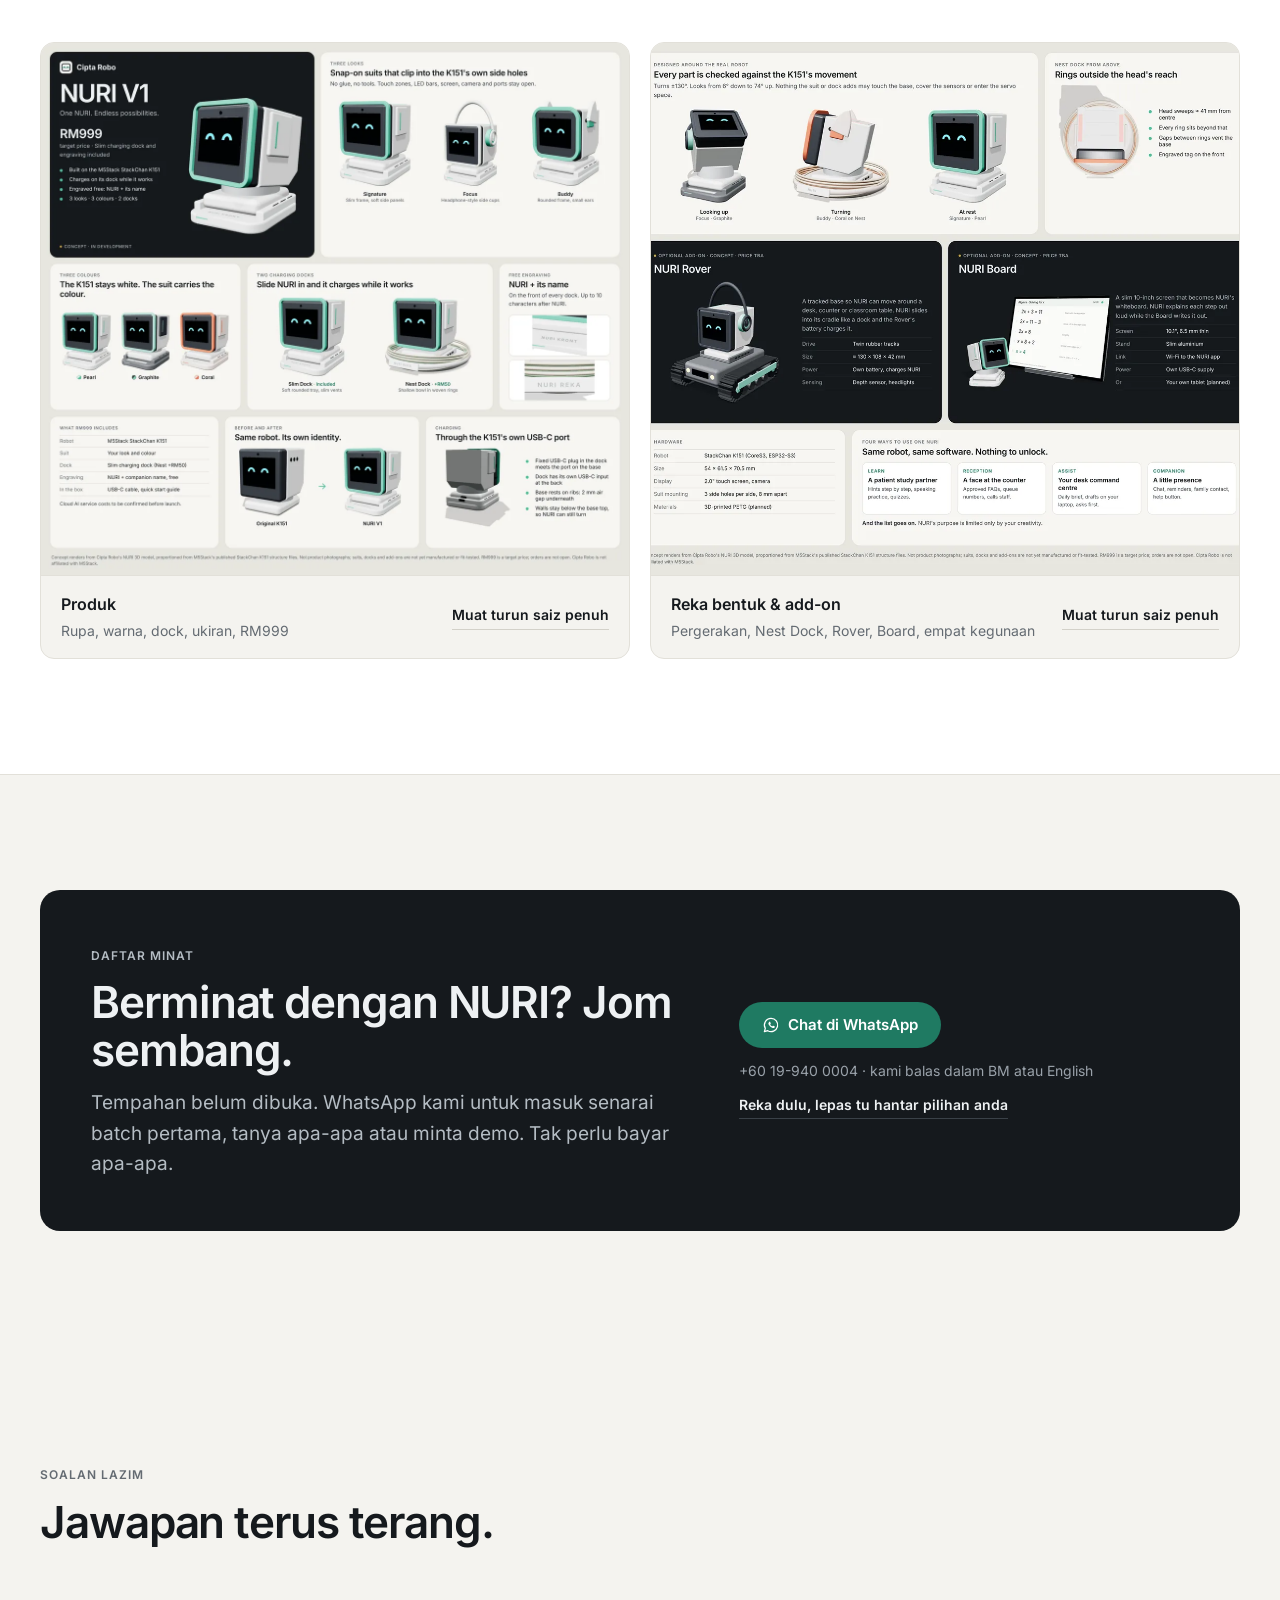
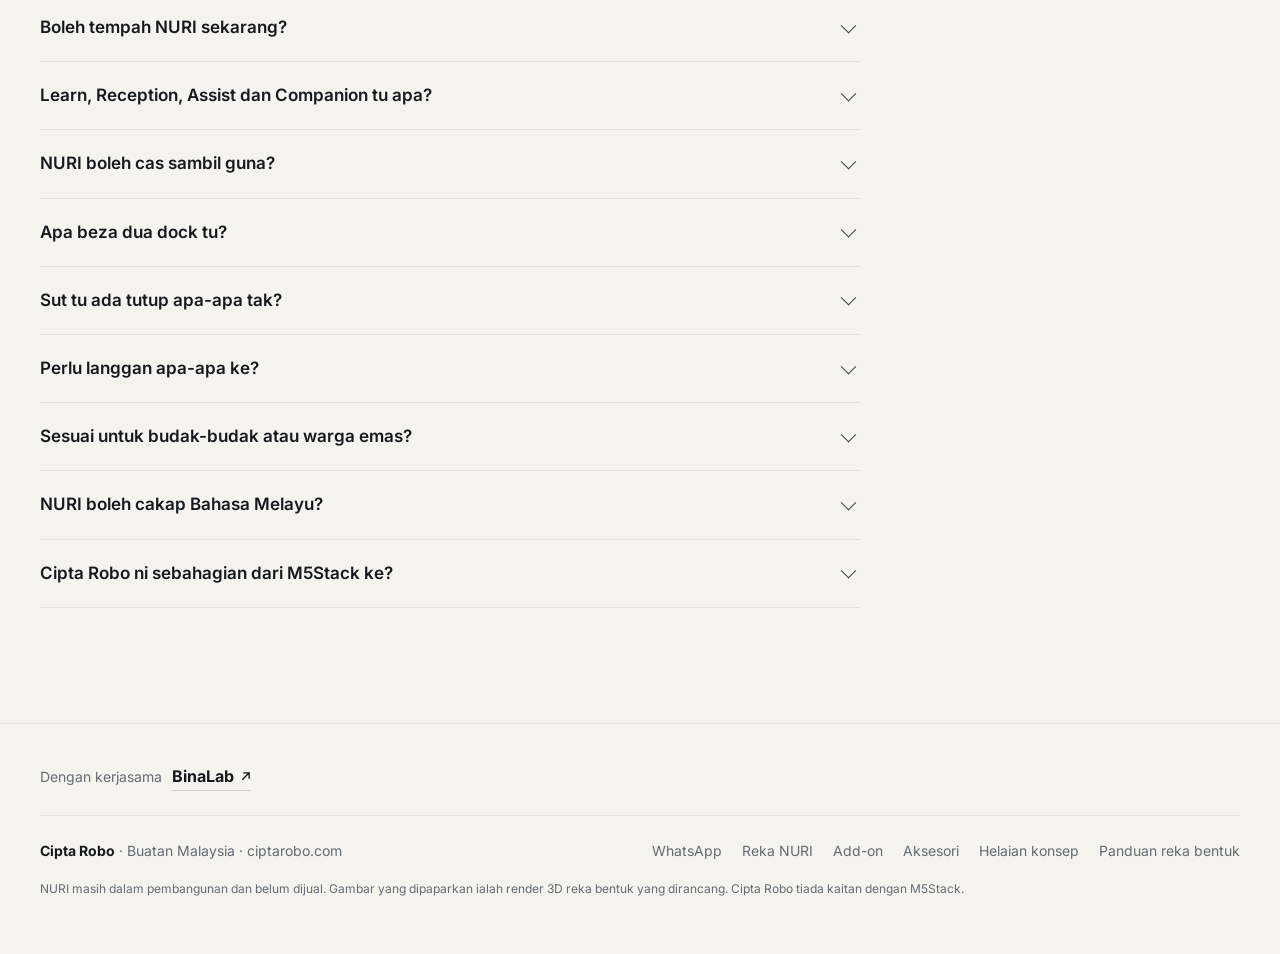
<file: ms/index.html>
<!doctype html>
<!-- Generated by tools/build-ms.py from ../index.html. Edit the English page and the translations, not this file. -->
<html lang="ms">
<head>
<meta charset="utf-8">
<meta name="viewport" content="width=device-width,initial-scale=1">
<title>NURI oleh Cipta Robo · Robot teman AI untuk meja, dari Malaysia</title>
<meta name="description" content="NURI ialah robot teman AI untuk meja dari Malaysia, dibina atas M5Stack StackChan K151. Pilih rupa dan warna, ukir namanya. Harga sasaran RM999.">
<meta name="theme-color" content="#f4f3ef">
<link rel="canonical" href="https://ciptarobo.com/ms/">
<link rel="alternate" hreflang="en" href="https://ciptarobo.com/"><link rel="alternate" hreflang="ms" href="https://ciptarobo.com/ms/"><link rel="alternate" hreflang="x-default" href="https://ciptarobo.com/">
<meta property="og:type" content="website">
<meta property="og:site_name" content="Cipta Robo">
<meta property="og:url" content="https://ciptarobo.com/ms/">
<meta property="og:title" content="NURI oleh Cipta Robo">
<meta property="og:description" content="Satu NURI, macam-macam boleh buat. Teman AI meja yang sedang dibangunkan di Malaysia.">
<meta property="og:image" content="https://ciptarobo.com/assets/img/og.png">
<meta property="og:image:width" content="1200"><meta property="og:image:height" content="630">
<meta property="og:image:alt" content="NURI, robot meja kecil dengan bingkai muka mint, di atas dock pengecasnya">
<meta property="og:locale" content="ms_MY"><meta property="og:locale:alternate" content="en_MY">
<meta name="twitter:card" content="summary_large_image">
<script type="application/ld+json" id="ld-site">{"@context":"https://schema.org","@graph":[{"@type":"Organization","@id":"https://ciptarobo.com/#org","name":"Cipta Robo","url":"https://ciptarobo.com/","logo":"https://ciptarobo.com/assets/logo/icon-512.png","areaServed":"MY","contactPoint":{"@type":"ContactPoint","contactType":"sales","telephone":"+60199400004","availableLanguage":["ms","en"]}},{"@type":"WebSite","@id":"https://ciptarobo.com/#website","url":"https://ciptarobo.com/","name":"Cipta Robo","publisher":{"@id":"https://ciptarobo.com/#org"},"inLanguage":["en","ms"]},{"@type":"Product","@id":"https://ciptarobo.com/#nuri","name":"NURI","brand":{"@type":"Brand","name":"Cipta Robo"},"manufacturer":{"@id":"https://ciptarobo.com/#org"},"image":"https://ciptarobo.com/assets/img/og.png","url":"https://ciptarobo.com/ms/","description":"NURI ialah robot teman AI untuk meja dari Malaysia, dibina atas M5Stack StackChan K151. Pilih rupa dan warna, ukir namanya. Harga sasaran RM999.","category":"AI companion robot"},{"@type":"FAQPage","@id":"https://ciptarobo.com/ms/#faq","inLanguage":"ms","mainEntity":[{"@type":"Question","name":"Boleh tempah NURI sekarang?","acceptedAnswer":{"@type":"Answer","text":"Belum lagi. NURI masih dalam pembangunan. Unit pertama akan keluar dalam batch kecil, selepas sut dan dock diuji pada robot K151 sebenar. Harga sasarannya RM999. WhatsApp kami untuk masuk senarai batch pertama."}},{"@type":"Question","name":"Learn, Reception, Assist dan Companion tu apa?","acceptedAnswer":{"@type":"Answer","text":"Itu empat cara guna NURI yang sama, bukan empat produk berlainan. Setiap NURI dapat ciri yang sama bila ia dilancarkan. Tak ada bayaran untuk buka mana-mana kegunaan."}},{"@type":"Question","name":"NURI boleh cas sambil guna?","acceptedAnswer":{"@type":"Answer","text":"Boleh. K151 dicas melalui port USB-C di tapaknya. Kedua-dua dock ada palam USB-C yang tepat dengan port tu, jadi NURI boleh terus berfungsi atas meja sambil mengecas."}},{"@type":"Question","name":"Apa beza dua dock tu?","acceptedAnswer":{"@type":"Answer","text":"Cara cas sama saja. Slim Dock ialah dulang rendah bertepi bulat dan datang sekali dengan setiap NURI. Nest Dock pula mangkuk cetek berlilit cincin anyaman, tambah RM50. Dua-dua dapat ukiran NURI + nama secara percuma."}},{"@type":"Question","name":"Sut tu ada tutup apa-apa tak?","acceptedAnswer":{"@type":"Answer","text":"Tak, memang direka begitu. Sut dipasang pada lubang sisi sedia ada K151, dan zon sentuh atas, lampu LED, skrin, kamera, port USB-C sisi serta butang kuasa semuanya kekal terbuka. Setiap bahagian dah disemak dalam model 3D dengan pergerakan penuh robot, dan akan diuji pada K151 sebenar sebelum dijual."}},{"@type":"Question","name":"Perlu langgan apa-apa ke?","acceptedAnswer":{"@type":"Answer","text":"Ciri suara dan AI NURI guna servis awan yang ada kos untuk dijalankan. Sama ada kos tu termasuk dalam harga, langganan kecil atau guna kunci API sendiri, kami akan putuskan dan nyatakan dengan jelas sebelum jualan."}},{"@type":"Question","name":"Sesuai untuk budak-budak atau warga emas?","acceptedAnswer":{"@type":"Answer","text":"Dua-dua kami ambil kira, dengan lebih teliti. Untuk kanak-kanak, perlu ada kawalan ibu bapa dan privasi yang ketat. Butang bantuan Companion cuma untuk kemudahan, bukan alat perubatan atau kecemasan."}},{"@type":"Question","name":"NURI boleh cakap Bahasa Melayu?","acceptedAnswer":{"@type":"Answer","text":"Itu memang rancangannya. NURI direka untuk bercakap dalam Bahasa Melayu dan English, termasuk campur dua-dua bahasa macam kita bersembang hari-hari. Suara dalam animasi di laman ini ialah pratonton yang dijana AI; suara sebenar akan dipilih dan diuji sebelum pelancaran."}},{"@type":"Question","name":"Cipta Robo ni sebahagian dari M5Stack ke?","acceptedAnswer":{"@type":"Answer","text":"Bukan. Cipta Robo ialah studio bebas dari Malaysia. NURI dibina atas M5Stack StackChan K151, dan terma jualan semula serta penjenamaan sedang disahkan dengan pembekal."}}]}]}</script>
<link rel="icon" href="../favicon.svg" type="image/svg+xml"><link rel="apple-touch-icon" href="../apple-touch-icon.png">
<link rel="preload" href="../assets/fonts/inter-latin-var.woff2" as="font" type="font/woff2" crossorigin>
<link rel="stylesheet" href="../assets/site.css?v=34bad43a">
<script type="importmap">{"imports":{"three":"../vendor/three/three.module.min.js","three/addons/":"../vendor/three/addons/"}}</script>
</head>
<body>
<a class="skip" href="#main">Langkau ke kandungan</a>
<header class="site-head" id="top">
 <div class="wrap head-row">
  <a class="brand" href="./" aria-label="Laman utama Cipta Robo"><svg viewBox="0 0 64 64" aria-hidden="true"><rect width="64" height="64" rx="16" fill="#15191d"/><rect x="11" y="14" width="42" height="36" rx="9" fill="none" stroke="#f4f3ef" stroke-width="4"/><path d="M18.5 35.5a5 5 0 0 1 10 0M35.5 35.5a5 5 0 0 1 10 0" fill="none" stroke="#4fbf9f" stroke-width="4.2" stroke-linecap="round"/></svg>Cipta Robo</a>
  <button class="menu-btn" type="button" aria-expanded="false" aria-controls="nav">Menu</button>
  <nav class="nav" id="nav" aria-label="Utama">
   <a href="#uses">Kegunaan</a><a href="#in-action">Tengok NURI</a><a href="#character">Personaliti</a><a href="#make-it-yours">Pilihan</a><a href="#add-ons">Add-on</a><a href="#accessories">Aksesori</a><a href="#faq">Soalan</a><a href="#contact">Hubungi</a>
  </nav>
  <div class="lang-toggle" role="group" aria-label="Language / Bahasa"><a class="lang-switch" href="../" hreflang="en" lang="en">EN</a><span class="lang-on" aria-current="true">BM</span></div>
  <a class="btn btn-primary btn-sm" href="configure.html">Reka NURI</a>
 </div>
</header>

<main id="main">
<section class="hero">
 <div class="wrap hero-grid">
  <div>
   <span class="status">NURI V1 · sedang dibangunkan</span>
   <h1>Satu NURI.<br>Macam&#8209;macam boleh buat.</h1>
   <p class="lead">Teman AI kecil yang duduk di atas meja anda. Boleh teman anak buat kerja sekolah, sambut pelanggan di kaunter, ingatkan jadual harian dan tanya khabar orang tersayang. Dibina atas M5Stack StackChan K151, pakai sut pilihan anda, dan namanya diukir pada dock.</p>
   <div class="price-line"><strong>RM999</strong><span class="muted">harga sasaran · dah termasuk dock pengecas dan ukiran</span></div>
   <div class="cta-row"><a class="btn btn-primary" href="configure.html">Reka NURI anda</a><a class="link-arrow" href="#uses">Tengok apa NURI boleh buat</a></div>
  </div>
  <div class="stage" id="heroStage" aria-label="Model 3D interaktif NURI di atas dock pengecasnya">
   <div class="fallback"><img src="../assets/img/hero.webp" alt="NURI rupa Signature di atas Slim Dock, diukir NURI KRONT" width="900" height="900"></div>
   <span class="stage-note">Model 3D · seret untuk pusingkan</span>
  </div>
 </div>
 <div class="wrap" style="margin-top:clamp(36px,5vw,56px)">
  <div class="facts">
   <div><span class="n">01</span><p><b>Perkakasan sebenar, dah terbukti</b><span>M5Stack StackChan K151 yang asli, lengkap dengan kamera, mikrofon, skrin sentuh dan kepala yang boleh bergerak dua arah.</span></p></div>
   <div><span class="n">02</span><p><b>Cas sambil guna</b><span>Letak saja atas dock. Palam USB-C pada dock terus masuk ke port pengecas K151.</span></p></div>
   <div><span class="n">03</span><p><b>Nama ikut suka anda</b><span>Setiap dock diukir NURI dan nama teman anda. Percuma.</span></p></div>
  </div>
 </div>
</section>

<section class="section" id="uses" style="padding-top:clamp(40px,6vw,72px)">
 <div class="wrap">
  <div class="section-head">
   <div><span class="label">Apa NURI boleh buat</span><h2 style="margin-top:12px">Satu NURI, empat cara guna.</h2></div>
   <p class="lead">Ini bukan empat model atau empat pakej. Semua NURI guna perkakasan dan perisian yang sama, jadi satu NURI boleh buat semuanya dalam sehari. Tak ada apa-apa yang perlu dibuka kunci.</p>
  </div>
  <div class="uses">
   <article class="use"><span class="label">Learn</span><h3>Kawan belajar yang sabar</h3><q>Cuba tunjuk mana saya silap.</q><ul><li>Bagi petunjuk langkah demi langkah, bukan terus bagi jawapan</li><li>Latihan bercakap dalam Bahasa Melayu, Inggeris, Mandarin dan Jepun</li><li>Kuiz dan pemasa belajar</li></ul><span class="status">Konsep</span></article>
   <article class="use"><span class="label">Reception</span><h3>Muka mesra di kaunter</h3><q>Selamat datang! Nak tengok servis atau ambil nombor?</q><ul><li>Jawab soalan lazim yang anda dah luluskan</li><li>Nombor giliran digital</li><li>Panggil staf bila tak pasti</li></ul><span class="status">Konsep</span></article>
   <article class="use"><span class="label">Assist</span><h3>Pembantu peribadi di meja kerja</h3><q>Hari ni apa yang paling penting?</q><ul><li>Taklimat harian dari aplikasi yang anda sambungkan</li><li>Draf dan ringkasan terus ke laptop</li><li>Minta izin dulu sebelum ubah apa-apa</li></ul><span class="status">Konsep</span></article>
   <article class="use"><span class="label">Companion</span><h3>Teman kecil, setiap hari</h3><q>Selamat pagi. Nak saya telefon anak?</q><ul><li>Berbual, peringatan dan tanya khabar</li><li>Senang nak hubungi keluarga</li><li>Butang bantuan manual, bukan alat perubatan</li></ul><span class="status">Konsep</span></article>
  </div>
  <div class="endless"><p><strong>Dan banyak lagi.</strong> Teman buat kerja sekolah, penyambut tetamu di kedai, pemasa belajar, tukang cerita sebelum tidur, kawan di meja. Apa yang NURI boleh buat, terpulang pada kreativiti anda.</p></div>
  <p class="note">Setiap kegunaan dibina sedikit demi sedikit dan ditanda Konsep selagi belum siap dan diuji. Kami cuma akan tawarkan ciri yang dah diuji.</p>
 </div>
</section>

<section class="section dark" id="in-action">
 <div class="wrap">
  <div class="section-head">
   <div><span class="label">NURI beraksi</span><h2 style="margin-top:12px">Tengok di mana NURI sesuai dalam hari anda.</h2></div>
   <p class="lead">Animasi konsep pendek, guna model 3D yang sama macam di laman ini, dengan suara yang dijana AI. Hidupkan bunyi untuk dengar NURI bercakap. Ini cuma gambaran cara NURI akan membantu; ciri-cirinya masih dalam pembangunan.</p>
  </div>
  <div class="player">
   <div class="player-stage" id="sceneStage" aria-label="Babak animasi NURI sedang digunakan">
    <span class="scene-tag">Animasi konsep</span>
    <div class="player-ctl"><button type="button" class="play-btn sound-btn" id="soundBtn" aria-pressed="false" aria-label="Bunyi"><svg viewBox="0 0 24 24" width="16" height="16" aria-hidden="true"><path d="M4 9.5h3.2L12 5.5v13l-4.8-4H4z" fill="currentColor"/><path class="w" d="M15.5 9a4 4 0 0 1 0 6M18 6.5a7.5 7.5 0 0 1 0 11" fill="none" stroke="currentColor" stroke-width="1.8" stroke-linecap="round"/><path class="x" d="M16 9.5l5 5M21 9.5l-5 5" stroke="currentColor" stroke-width="1.8" stroke-linecap="round"/></svg><span>Bunyi tutup</span></button><button type="button" class="play-btn" id="playBtn" aria-pressed="true">Jeda</button></div>
    <div class="caption" aria-live="polite"><b id="capWho"></b><span id="capText"></span></div>
   </div>
   <div class="chips" role="tablist" aria-label="Babak">
    <button role="tab" type="button" data-scene="0" aria-selected="true"><b>Learn</b><span>Buat kerja sekolah</span><i><em></em></i></button>
    <button role="tab" type="button" data-scene="1" aria-selected="false"><b>Reception</b><span>Sambut pelanggan di kaunter</span><i><em></em></i></button>
    <button role="tab" type="button" data-scene="2" aria-selected="false"><b>Assist</b><span>Taklimat pagi sebelum kerja</span><i><em></em></i></button>
    <button role="tab" type="button" data-scene="3" aria-selected="false"><b>Companion</b><span>Tanya khabar waktu malam</span><i><em></em></i></button>
   </div>
  </div>
 </div>
</section>

<section class="section" id="character">
 <div class="wrap">
  <div class="character">
   <div>
    <span class="label">Bentuk perwatakan NURI</span>
    <h2 style="margin:12px 0 18px">Perwatakannya ikut citarasa anda. Otaknya, AI yang anda dah biasa guna.</h2>
    <p class="lead">Beri NURI nama, suara dan gaya bercakap yang kena dengan jiwa anda. Lepas tu sambungkan dengan AI kegemaran anda, macam ChatGPT atau Claude. Perbualan yang anda dah biasa tu kini ada wajah di atas meja. Makin selalu berbual, makin NURI kenal anda.</p>
    <span class="status" style="margin-top:22px">Konsep · ciri yang dirancang</span>
   </div>
   <ol class="steps">
    <li><b>Nama dan personaliti</b><span>Pilih nama, suara, nada dan berapa banyak ia suka bercakap: tutor yang tenang, kawan yang ceria atau pembantu yang fokus.</span></li>
    <li><b>Guna AI kegemaran anda</b><span>Pilih AI di sebalik NURI, macam ChatGPT atau Claude, dan tukar bila-bila masa. Perwatakan NURI tetap sama.</span></li>
    <li><b>Makin lama, makin rapat</b><span>Kalau anda izinkan, NURI akan ingat rutin, minat dan matlamat anda. Anda boleh tengok atau padam apa yang diingatinya bila-bila masa.</span></li>
   </ol>
  </div>
  <p class="note">ChatGPT ialah produk OpenAI dan Claude ialah produk Anthropic. NURI tiada kaitan dengan mana-mana syarikat tersebut. Untuk sambung ke servis AI, anda mungkin perlu akaun sendiri, tertakluk pada terma dan harga penyedia.</p>
 </div>
</section>

<hr class="rule wrap">

<section class="section" id="make-it-yours">
 <div class="wrap">
  <div class="section-head">
   <div><span class="label">Jadikan NURI milik anda</span><h2 style="margin-top:12px">Tiga rupa. Tiga warna. Dua dock.</h2></div>
   <p class="lead">Pilihannya sengaja kami ringkaskan. Setiap bahagian dipasang pada lubang sedia ada K151, tak tutup sensor, port atau lubang udara, dan tak ganggu pergerakan kepala. Semuanya dah disemak dalam model 3D; ujian pada robot sebenar akan menyusul.</p>
  </div>
  <div class="subhead"><h3>Rupa</h3><span class="muted small">Sut pasang klik · tak perlu alat atau gam</span></div>
  <div class="cards">
   <article class="card"><figure><img src="../assets/img/look-signature.webp" alt="NURI rupa Signature" width="800" height="800" loading="lazy"></figure><div class="body"><h3>Signature</h3><p>Bingkai muka yang nipis dan panel sisi yang lembut. NURI untuk hari-hari.</p></div></article>
   <article class="card"><figure><img src="../assets/img/look-focus.webp" alt="NURI rupa Focus dengan cawan sisi gaya fon kepala" width="800" height="800" loading="lazy"></figure><div class="body"><h3>Focus</h3><p>Cawan sisi gaya headphone dengan lengkung atas yang terbuka. Sesuai untuk belajar dan bekerja.</p></div></article>
   <article class="card"><figure><img src="../assets/img/look-buddy.webp" alt="NURI rupa Buddy dengan telinga sisi kecil" width="800" height="800" loading="lazy"></figure><div class="body"><h3>Buddy</h3><p>Bingkai bulat dan telinga kecil di sisi. Mesra di rumah, mesra di kaunter.</p></div></article>
  </div>
  <div class="subhead"><h3>Warna</h3><span class="muted small">K151 kekal putih; warnanya datang dari sut</span></div>
  <div class="swatches">
   <span class="swatch"><i style="background:linear-gradient(135deg,#eef1f0 50%,#4fbf9f 50%)"></i>Pearl</span>
   <span class="swatch"><i style="background:linear-gradient(135deg,#3b4149 50%,#86d9c1 50%)"></i>Graphite</span>
   <span class="swatch"><i style="background:linear-gradient(135deg,#f6e6de 50%,#e9785a 50%)"></i>Coral</span>
  </div>
  <div class="subhead"><h3>Dock pengecas</h3><span class="muted small">Kedua-duanya diukir NURI + nama</span></div>
  <div class="cards cards-2">
   <article class="card"><figure><img src="../assets/img/dock-slim.webp" alt="Slim Dock diukir NURI KRONT" width="800" height="800" loading="lazy"></figure><div class="body"><div class="price-tag"><h3>Slim Dock</h3><span>Termasuk</span></div><p>Dulang rendah yang tak semak atas meja. Letak NURI, terus mengecas sambil berfungsi.</p></div></article>
   <article class="card"><figure><img src="../assets/img/dock-nest.webp" alt="Nest Dock: mangkuk cetek dililit cincin anyaman, diukir NURI REKA" width="800" height="800" loading="lazy"></figure><div class="body"><div class="price-tag"><h3>Nest Dock</h3><span>+RM50</span></div><p>Mangkuk cetek berlilit cincin anyaman halus, macam sarang kecil. Celah antara cincin bagi udara mengalir ke tapak.</p></div></article>
  </div>
  <div class="cta-row" style="margin-top:32px"><a class="btn btn-primary" href="configure.html">Reka NURI anda dalam 3D</a></div>
 </div>
</section>

<section class="section" style="background:var(--surface);border-top:1px solid var(--line);border-bottom:1px solid var(--line)">
 <div class="wrap box">
  <div>
   <span class="label">Apa yang anda dapat dengan RM999</span>
   <h2 style="margin:12px 0 28px">Semua yang perlu, terus dari kotak.</h2>
   <ul class="box-list">
    <li><span>Robot M5Stack StackChan K151</span><span>Perkakasan asli</span></li>
    <li><span>NURI Suit ikut rupa dan warna pilihan</span><span>3 rupa · 3 warna</span></li>
    <li><span>Dock pengecas Slim</span><span>Nest Dock +RM50</span></li>
    <li><span>Ukiran nama: NURI + nama teman anda</span><span>Percuma</span></li>
    <li><span>Kabel USB-C dan panduan ringkas</span><span></span></li>
   </ul>
   <div class="box-total"><span class="muted">Harga sasaran</span><strong>RM999</strong></div>
   <p class="note">Tempahan belum dibuka. Servis AI awan mungkin ada kos berasingan; kami akan sahkan caranya sebelum pelancaran.</p>
  </div>
  <figure style="margin:0"><img src="../assets/img/inbox.webp" alt="NURI rupa Signature di atas Slim Dock, diukir NURI REKA" width="900" height="900" loading="lazy"></figure>
 </div>
</section>

<section class="section dark" id="add-ons">
 <div class="wrap">
  <div class="section-head">
   <div><span class="label">Add-on pilihan</span><h2 style="margin-top:12px">Bawa NURI lebih jauh.</h2></div>
   <p class="lead">Dua add-on yang sedang dibangunkan. Tak wajib pun untuk guna NURI. Harga akan diumumkan bila prototaip siap.</p>
  </div>
  <div class="tabs" role="tablist" aria-label="Add-on">
   <button role="tab" id="tab-rover" aria-selected="true" aria-controls="panel-addon">NURI Rover</button>
   <button role="tab" id="tab-board" aria-selected="false" aria-controls="panel-addon">NURI Board</button>
  </div>
  <div class="addon" id="panel-addon" role="tabpanel" aria-labelledby="tab-rover">
   <div class="addon-stage" id="addonStage"><span class="stage-note" id="addonNote">Model 3D beranimasi · seret untuk pusingkan</span></div>
   <div id="addonText"></div>
  </div>
 </div>
</section>

<section class="section acc" id="accessories" style="background:var(--surface);border-bottom:1px solid var(--line)">
 <div class="wrap">
  <div class="section-head">
   <div><span class="label">Aksesori</span><h2 style="margin-top:12px">Bawa NURI ke mana&#8209;mana.</h2></div>
   <p class="lead">Klip NURI pada beg sandang yang anda dah ada, dan berbual dengannya sambil berjalan. NURI duduk dalam Go Cradle yang memegang tapaknya, mengecas dari bateri sendiri dan disorong ke klip dengan satu klik.</p>
  </div>
  <div class="tabs acc-views" role="group" aria-label="Paparan">
   <button type="button" data-view="worn" aria-pressed="true">Dipakai</button>
   <button type="button" data-view="close" aria-pressed="false">Dekat</button>
   <button type="button" data-view="parts" aria-pressed="false">Lihat komponen</button>
  </div>
  <div class="addon" id="panel-acc">
   <div class="addon-stage" id="accStage"><span class="stage-note" id="accNote">Model 3D beranimasi · seret untuk pusingkan</span></div>
   <div id="accText"></div>
  </div>
  <p class="note">Di luar rumah, NURI bersambung melalui hotspot telefon. Jangan guna semasa memandu atau berbasikal. Kesesuaian, berat, hayat bateri dan keselamatan akan diuji dulu sebelum dijual.</p>
 </div>
</section>

<section class="section" id="hardware">
 <div class="wrap">
  <div class="section-head">
   <div><span class="label">Direka ikut robot sebenar</span><h2 style="margin-top:12px">Diukur, bukan agak&#8209;agak.</h2></div>
   <p class="lead">Setiap bahagian sut dan dock dimodelkan ikut fail struktur K151 rasmi dari M5Stack, kemudian disemak supaya tak kacau zon sentuh, skrin, port, lubang udara dan pergerakan robot.</p>
  </div>
  <div class="specs">
   <dl>
    <dt>Robot</dt><dd>M5Stack StackChan K151 (CoreS3, ESP32-S3)</dd>
    <dt>Saiz</dt><dd>54 × 61.5 × 70.5 mm (lebar × dalam × tinggi)</dd>
    <dt>Pergerakan</dt><dd>Pusing ±130°, tunduk 6° hingga dongak 74°</dd>
    <dt>Skrin</dt><dd>Skrin sentuh 2.0 inci, kamera depan</dd>
    <dt>Pengecasan</dt><dd>USB-C di tapak, melalui dock</dd>
   </dl>
   <dl>
    <dt>Pemasangan sut</dt><dd>Guna tiga lubang sedia ada di setiap sisi, jarak 8 mm</dd>
    <dt>Kekal terbuka</dt><dd>Zon sentuh atas, bar LED, skrin, kamera, USB-C sisi dan butang kuasa</dd>
    <dt>Pengudaraan</dt><dd>Dock angkat tapak sedikit atas rusuk (ruang udara 2 mm); Slim ada lubang udara di sisi, Nest pula anyaman terbuka</dd>
    <dt>Bahan</dt><dd>Sut dan dock cetakan 3D PETG (dirancang)</dd>
    <dt>Status</dt><dd>Pra-pengeluaran. Seterusnya, ujian muat pada unit sebenar.</dd>
   </dl>
  </div>
  <p class="note">Semua ukuran diambil dari fail struktur K151 yang diterbitkan M5Stack. Kedudukan paksi dongak masih anggaran sehingga kami ukur pada unit sebenar. <a href="https://github.com/danialrohaizat012-sys/aicompanion/blob/main/docs/k151-design-rules.md">Baca panduan reka bentuk</a> (dalam Bahasa Inggeris).</p>
 </div>
</section>

<section class="section" id="concept-sheets" style="background:var(--surface);border-top:1px solid var(--line);border-bottom:1px solid var(--line)">
 <div class="wrap">
  <div class="section-head">
   <div><span class="label">Helaian konsep</span><h2 style="margin-top:12px">NURI V1 dalam satu halaman.</h2></div>
   <p class="lead">Dua helaian ringkas untuk dikongsi: satu tentang produk dan pilihannya, satu lagi tentang reka bentuk dan add-on. Dijana dari model 3D yang sama (dalam Bahasa Inggeris).</p>
  </div>
  <div class="sheets">
   <figure class="sheet-card"><a href="../assets/img/sheets/nuri-v1-sheet-product.webp" target="_blank" rel="noopener"><img src="../assets/img/sheets/nuri-v1-sheet-product-1200.webp" alt="Helaian konsep: rupa, warna, dock Slim dan Nest, ukiran percuma dan apa termasuk dalam RM999" width="1200" height="1088" loading="lazy"></a>
    <figcaption><b>Produk</b><span>Rupa, warna, dock, ukiran, RM999</span><a class="link-arrow" href="../assets/img/sheets/nuri-v1-sheet-product.webp" download>Muat turun saiz penuh</a></figcaption></figure>
   <figure class="sheet-card"><a href="../assets/img/sheets/nuri-v1-sheet-design.webp" target="_blank" rel="noopener"><img src="../assets/img/sheets/nuri-v1-sheet-design-1200.webp" alt="Helaian konsep: semakan pergerakan, Nest Dock dari atas, NURI Rover, NURI Board dan empat kegunaan" width="1200" height="1028" loading="lazy"></a>
    <figcaption><b>Reka bentuk &amp; add-on</b><span>Pergerakan, Nest Dock, Rover, Board, empat kegunaan</span><a class="link-arrow" href="../assets/img/sheets/nuri-v1-sheet-design.webp" download>Muat turun saiz penuh</a></figcaption></figure>
  </div>
 </div>
</section>

<section class="section" id="contact">
 <div class="wrap">
  <div class="contact">
   <div>
    <span class="label">Daftar minat</span>
    <h2 style="margin:12px 0 14px">Berminat dengan NURI? Jom sembang.</h2>
    <p class="lead">Tempahan belum dibuka. WhatsApp kami untuk masuk senarai batch pertama, tanya apa-apa atau minta demo. Tak perlu bayar apa-apa.</p>
   </div>
   <div class="contact-actions">
    <a class="btn btn-wa" href="https://wa.me/60199400004?text=Hai%20Cipta%20Robo%2C%20saya%20berminat%20dengan%20NURI.%20Mohon%20maklumkan%20saya." target="_blank" rel="noopener"><svg viewBox="0 0 24 24" width="18" height="18" aria-hidden="true"><path d="M12 3.2a8.8 8.8 0 0 0-7.6 13.2L3.2 20.8l4.5-1.2A8.8 8.8 0 1 0 12 3.2Z" fill="none" stroke="currentColor" stroke-width="1.7" stroke-linejoin="round"/><path d="M9.1 8.3c.3-.5.6-.5.9-.5h.5c.2 0 .4 0 .5.4l.7 1.6c.1.2 0 .4-.1.6l-.5.6c-.1.1-.2.3 0 .5.5.9 1.3 1.7 2.3 2.3.2.1.4.1.5 0l.6-.7c.2-.2.4-.2.6-.1l1.6.8c.2.1.3.2.3.4 0 .6-.3 1.4-.9 1.7-.6.3-1.4.4-2.6-.1a9.6 9.6 0 0 1-4.6-4.5c-.5-1-.5-2.1.6-3Z" fill="currentColor"/></svg>Chat di WhatsApp</a>
    <span class="muted small">+60 19-940 0004 · kami balas dalam BM atau English</span>
    <a class="link-arrow small" href="configure.html">Reka dulu, lepas tu hantar pilihan anda</a>
   </div>
  </div>
 </div>
</section>

<section class="section" id="faq">
 <div class="wrap">
  <div class="section-head"><div><span class="label">Soalan lazim</span><h2 style="margin-top:12px">Jawapan terus terang.</h2></div></div>
  <div class="faq">
   <details><summary>Boleh tempah NURI sekarang?</summary><p>Belum lagi. NURI masih dalam pembangunan. Unit pertama akan keluar dalam batch kecil, selepas sut dan dock diuji pada robot K151 sebenar. Harga sasarannya RM999. <a href="https://wa.me/60199400004?text=Hai%20Cipta%20Robo%2C%20saya%20berminat%20dengan%20NURI.%20Mohon%20maklumkan%20saya." target="_blank" rel="noopener">WhatsApp kami</a> untuk masuk senarai batch pertama.</p></details>
   <details><summary>Learn, Reception, Assist dan Companion tu apa?</summary><p>Itu empat cara guna NURI yang sama, bukan empat produk berlainan. Setiap NURI dapat ciri yang sama bila ia dilancarkan. Tak ada bayaran untuk buka mana-mana kegunaan.</p></details>
   <details><summary>NURI boleh cas sambil guna?</summary><p>Boleh. K151 dicas melalui port USB-C di tapaknya. Kedua-dua dock ada palam USB-C yang tepat dengan port tu, jadi NURI boleh terus berfungsi atas meja sambil mengecas.</p></details>
   <details><summary>Apa beza dua dock tu?</summary><p>Cara cas sama saja. Slim Dock ialah dulang rendah bertepi bulat dan datang sekali dengan setiap NURI. Nest Dock pula mangkuk cetek berlilit cincin anyaman, tambah RM50. Dua-dua dapat ukiran NURI + nama secara percuma.</p></details>
   <details><summary>Sut tu ada tutup apa-apa tak?</summary><p>Tak, memang direka begitu. Sut dipasang pada lubang sisi sedia ada K151, dan zon sentuh atas, lampu LED, skrin, kamera, port USB-C sisi serta butang kuasa semuanya kekal terbuka. Setiap bahagian dah disemak dalam model 3D dengan pergerakan penuh robot, dan akan diuji pada K151 sebenar sebelum dijual.</p></details>
   <details><summary>Perlu langgan apa-apa ke?</summary><p>Ciri suara dan AI NURI guna servis awan yang ada kos untuk dijalankan. Sama ada kos tu termasuk dalam harga, langganan kecil atau guna kunci API sendiri, kami akan putuskan dan nyatakan dengan jelas sebelum jualan.</p></details>
   <details><summary>Sesuai untuk budak-budak atau warga emas?</summary><p>Dua-dua kami ambil kira, dengan lebih teliti. Untuk kanak-kanak, perlu ada kawalan ibu bapa dan privasi yang ketat. Butang bantuan Companion cuma untuk kemudahan, bukan alat perubatan atau kecemasan.</p></details>
   <details><summary>NURI boleh cakap Bahasa Melayu?</summary><p>Itu memang rancangannya. NURI direka untuk bercakap dalam Bahasa Melayu dan English, termasuk campur dua-dua bahasa macam kita bersembang hari-hari. Suara dalam animasi di laman ini ialah pratonton yang dijana AI; suara sebenar akan dipilih dan diuji sebelum pelancaran.</p></details>
   <details><summary>Cipta Robo ni sebahagian dari M5Stack ke?</summary><p>Bukan. Cipta Robo ialah studio bebas dari Malaysia. NURI dibina atas M5Stack StackChan K151, dan terma jualan semula serta penjenamaan sedang disahkan dengan pembekal.</p></details>
  </div>
 </div>
</section>
</main>

<footer class="site-foot">
<div class="wrap collab"><span>Dengan kerjasama</span><a href="https://binalab.my" target="_blank" rel="noopener" aria-label="BinaLab (dibuka dalam tab baru)">BinaLab<svg viewBox="0 0 12 12" width="11" height="11" aria-hidden="true"><path d="M4 2h6v6M10 2 3 9" fill="none" stroke="currentColor" stroke-width="1.5" stroke-linecap="round" stroke-linejoin="round"/></svg></a></div>
 <div class="wrap foot-row">
  <div><b style="color:var(--ink)">Cipta Robo</b> · Buatan Malaysia · ciptarobo.com <span class="visitors" data-visitors hidden></span></div>
  <div class="foot-links"><a href="https://wa.me/60199400004" target="_blank" rel="noopener">WhatsApp</a><a href="configure.html">Reka NURI</a><a href="#add-ons">Add-on</a><a href="#accessories">Aksesori</a><a href="#concept-sheets">Helaian konsep</a><a href="https://github.com/danialrohaizat012-sys/aicompanion/blob/main/docs/k151-design-rules.md">Panduan reka bentuk</a></div>
 </div>
 <div class="wrap" style="margin-top:16px;font-size:12px">NURI masih dalam pembangunan dan belum dijual. Gambar yang dipaparkan ialah render 3D reka bentuk yang dirancang. Cipta Robo tiada kaitan dengan M5Stack.</div>
</footer>

<script type="module" src="../assets/home.js?v=34bad43a"></script>
<script type="module" src="../assets/visitors.js?v=34bad43a"></script>
</body>
</html>
</file>
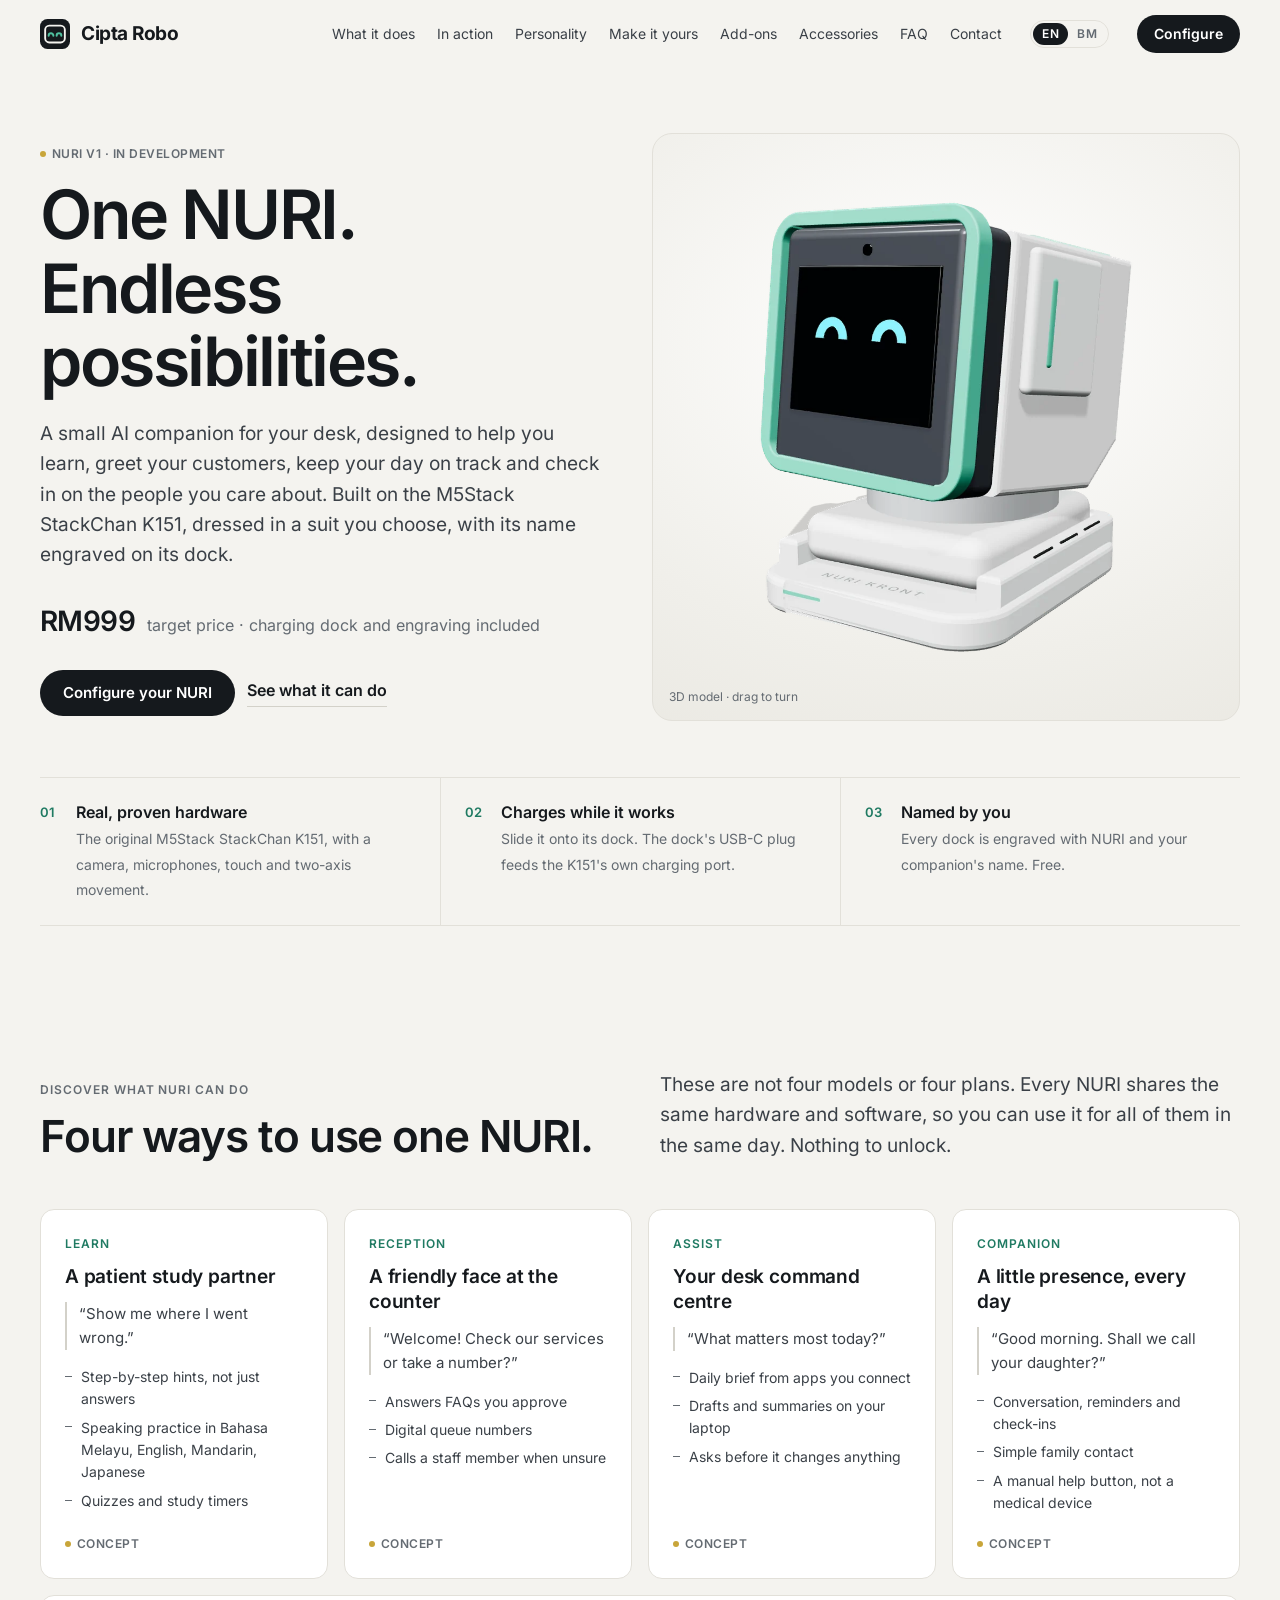
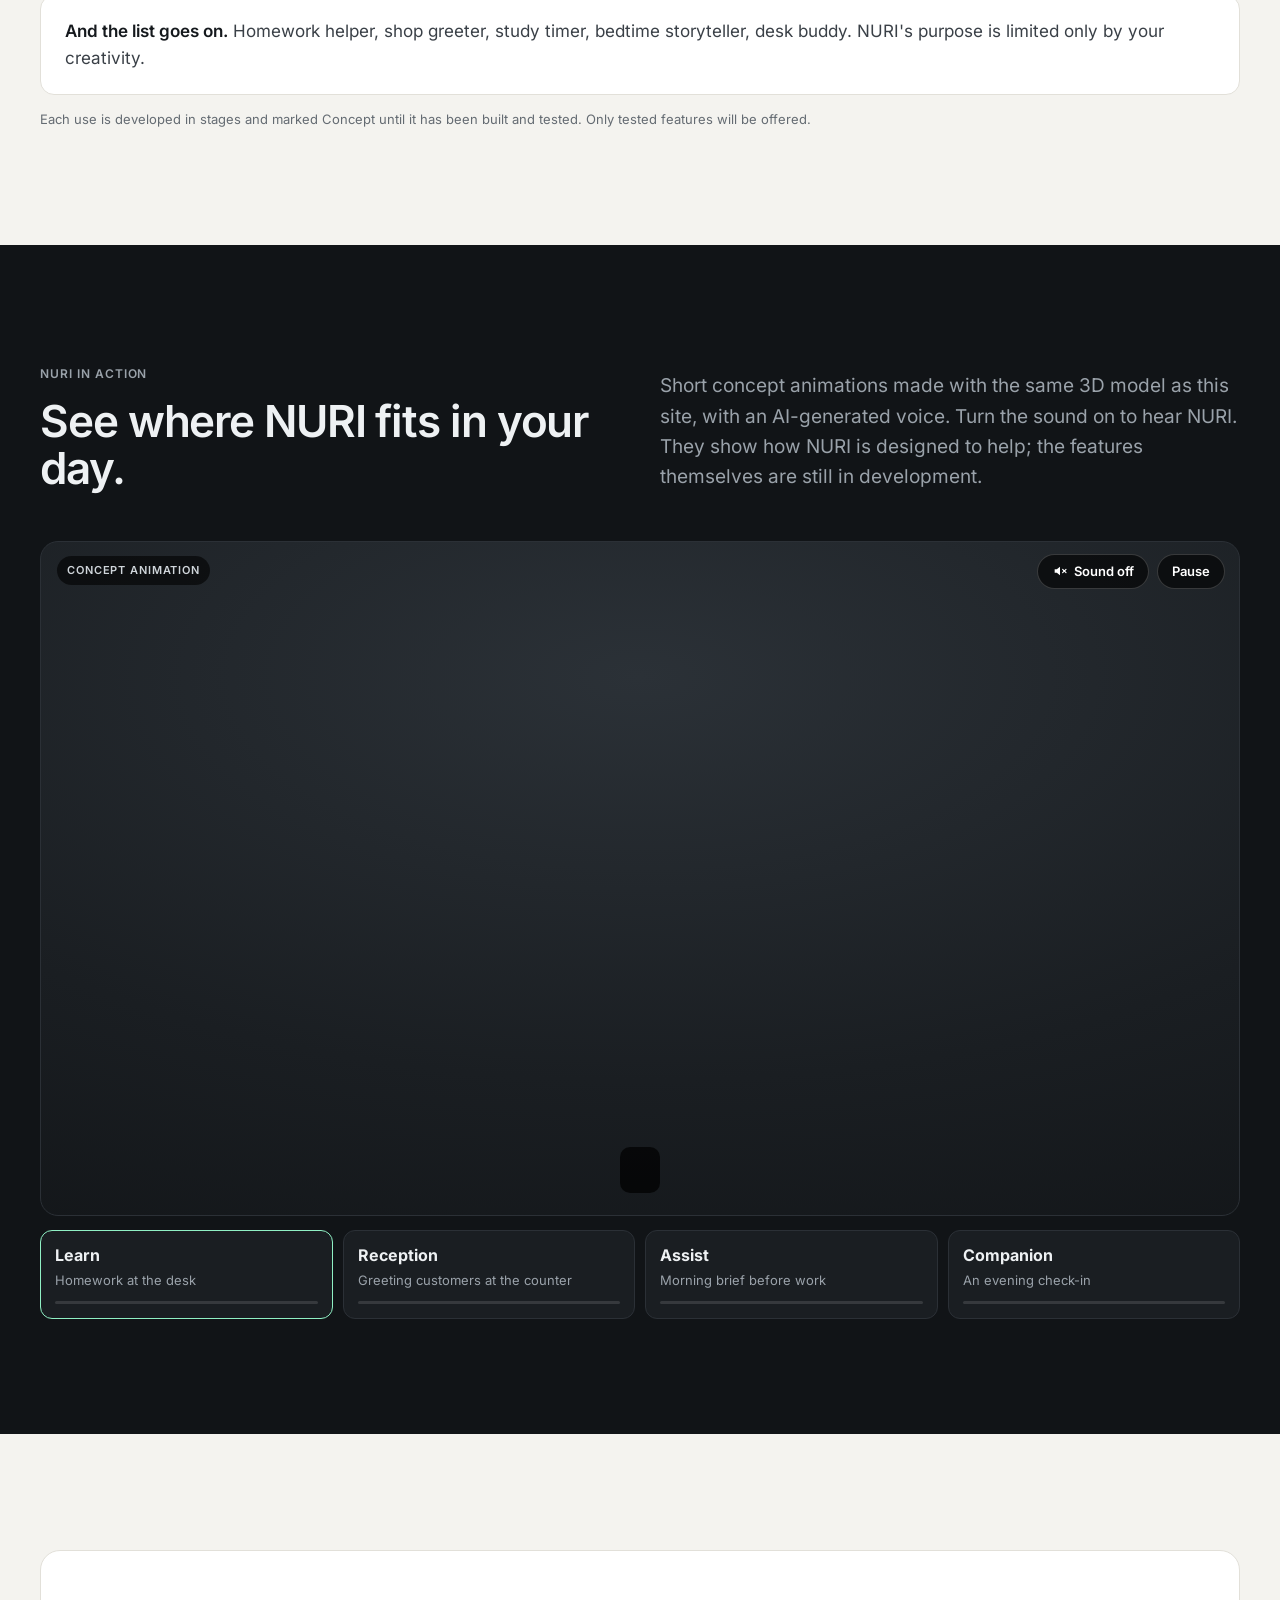
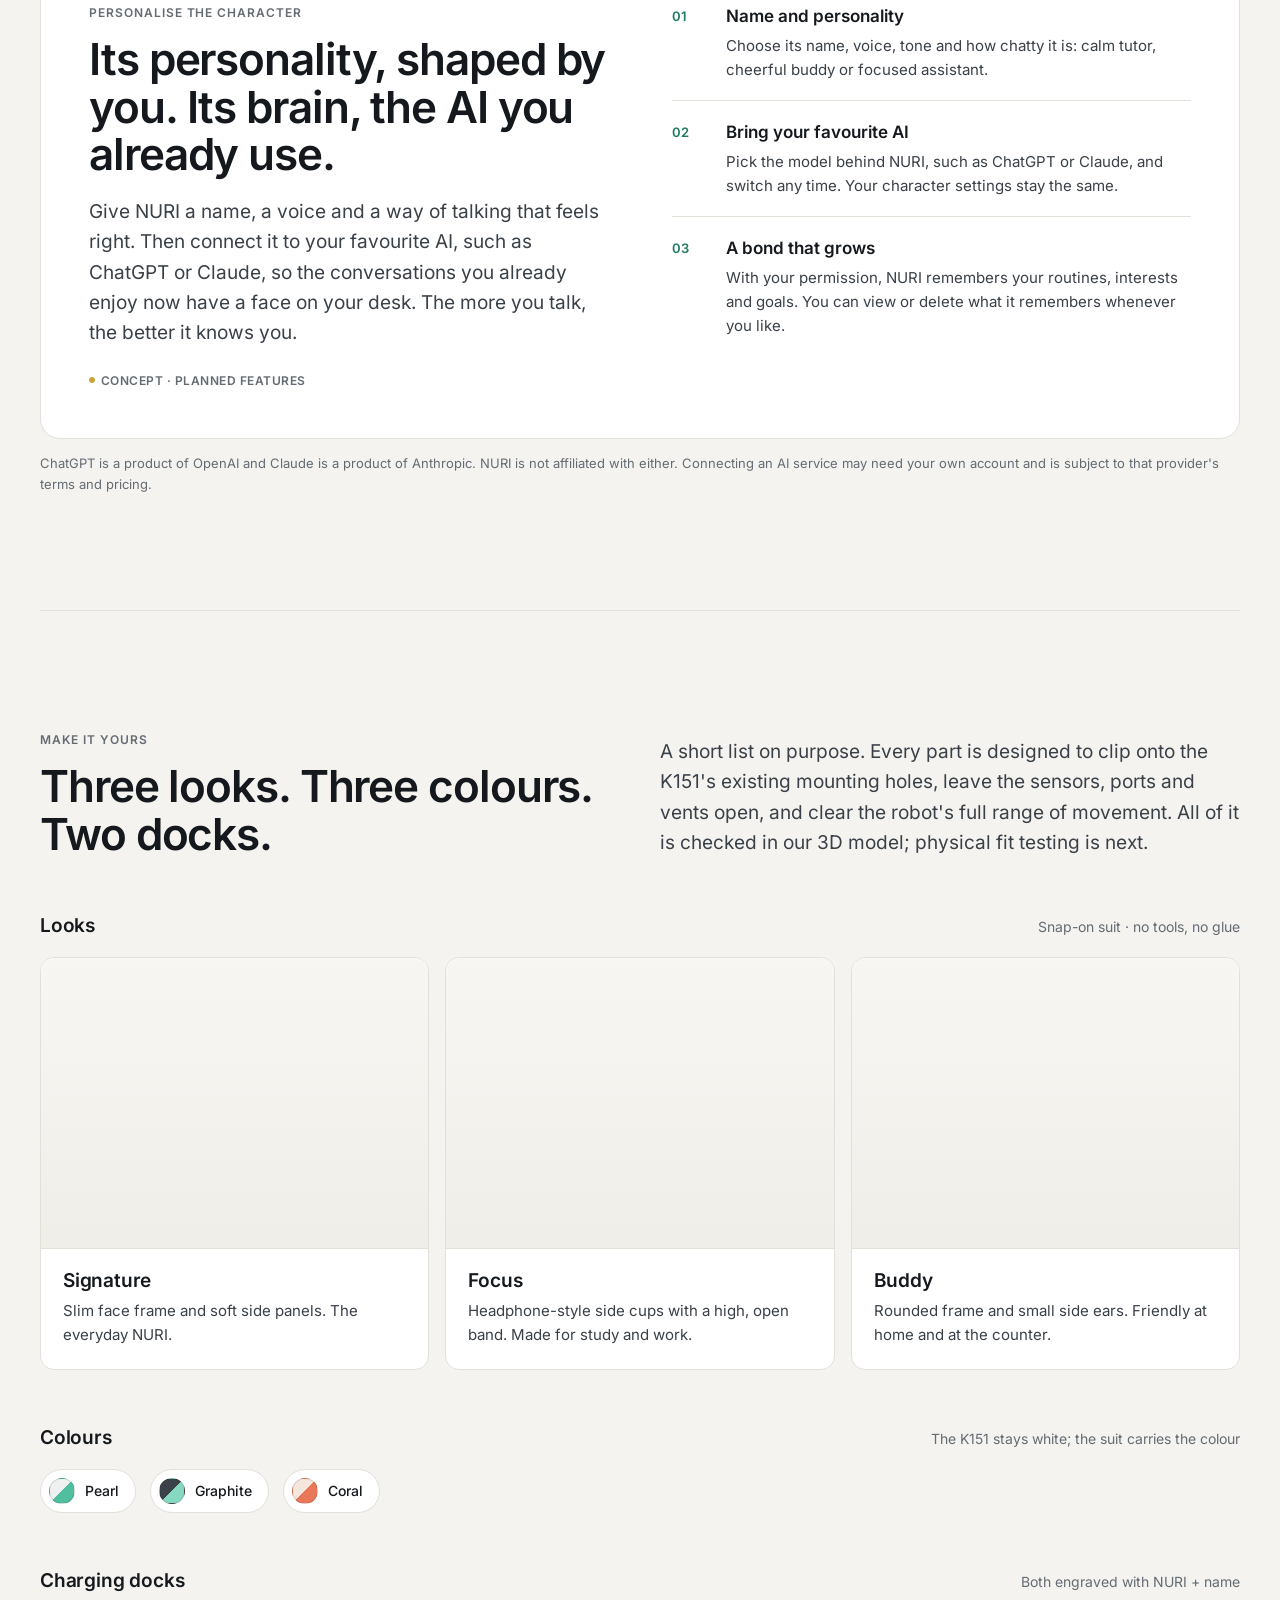
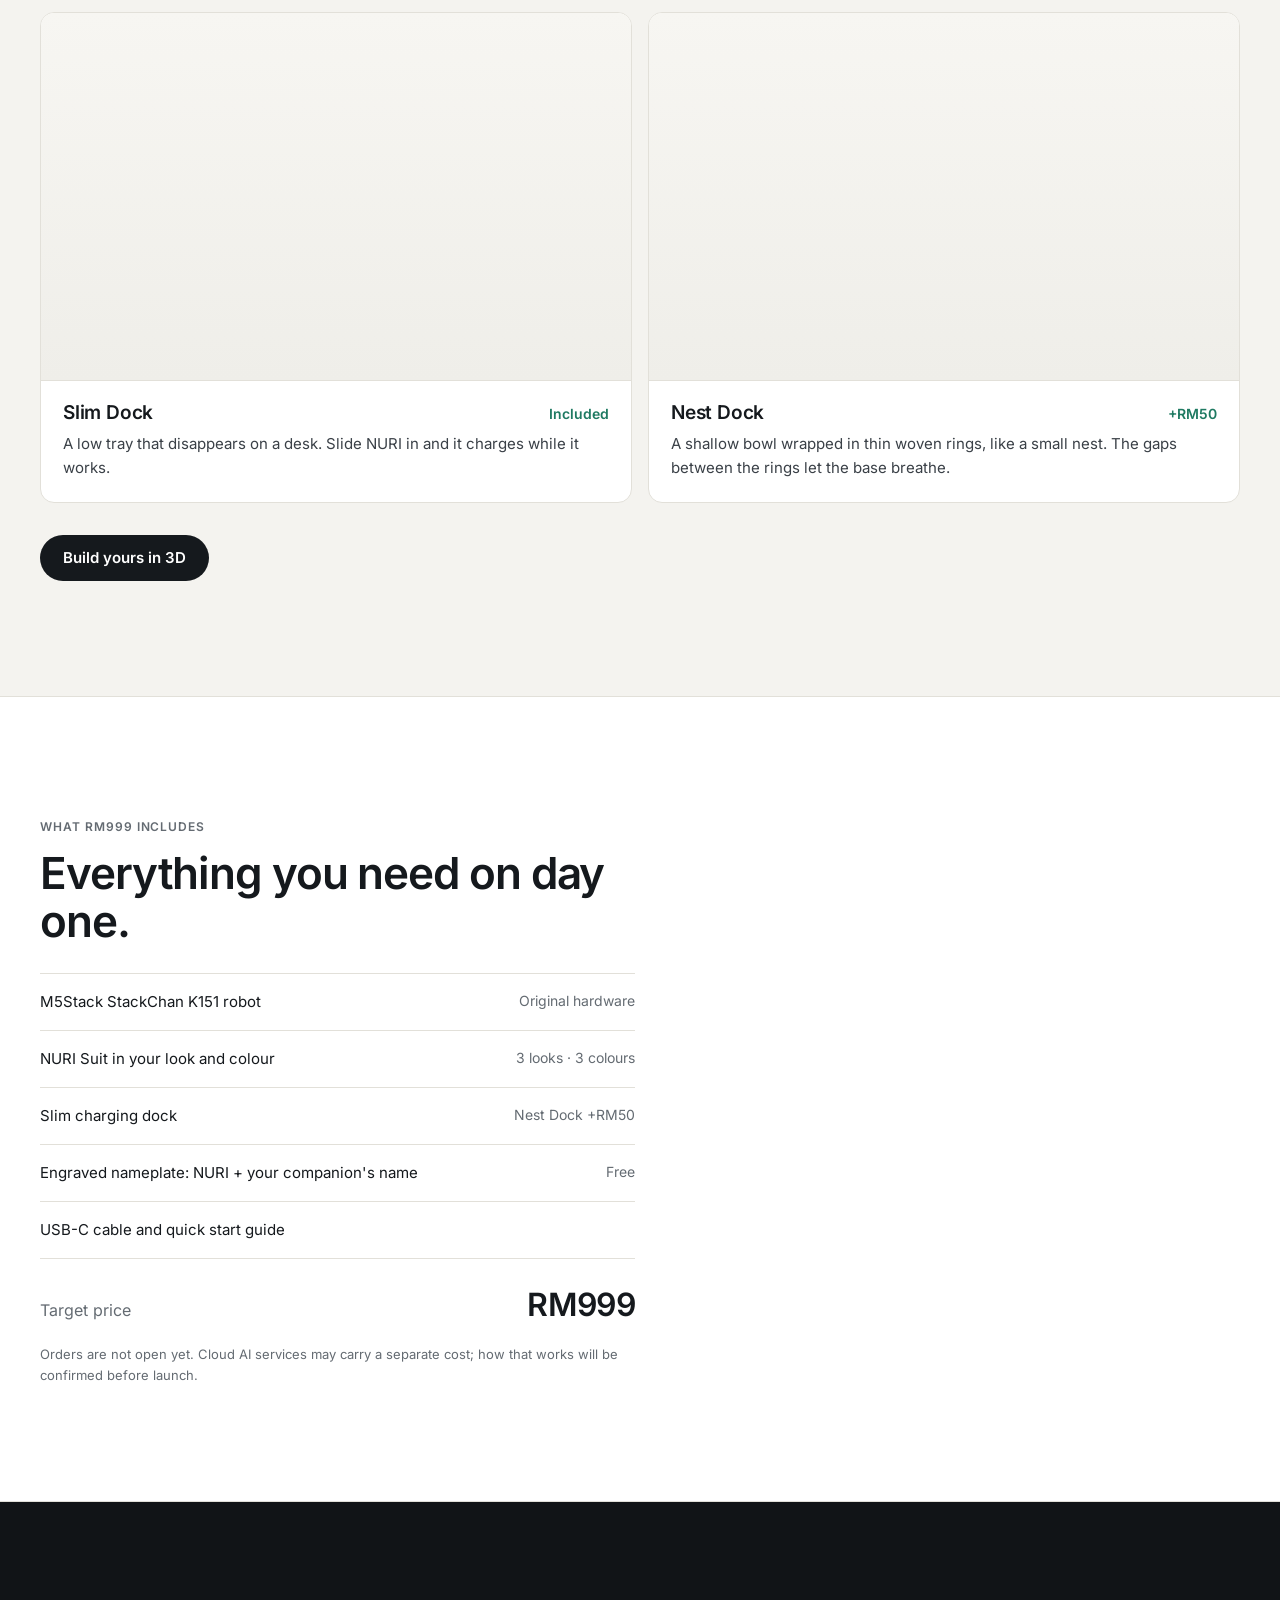
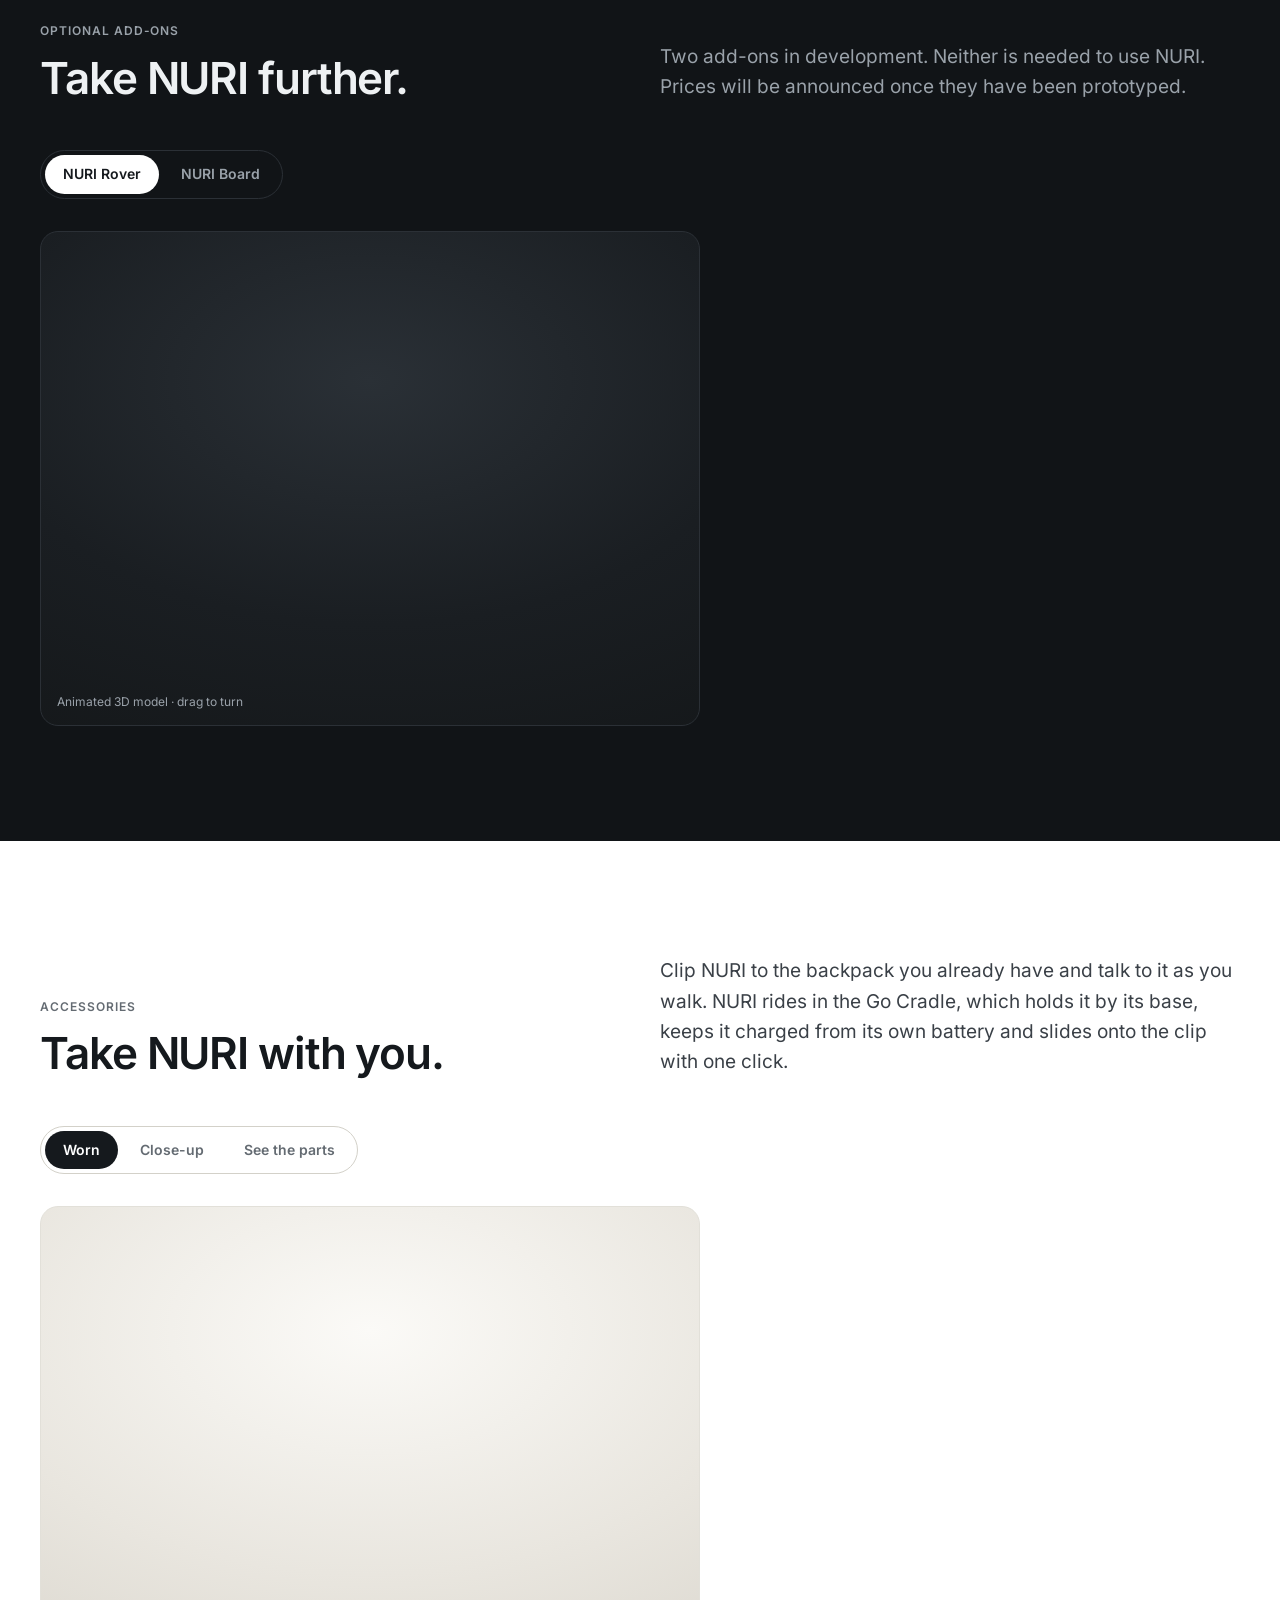
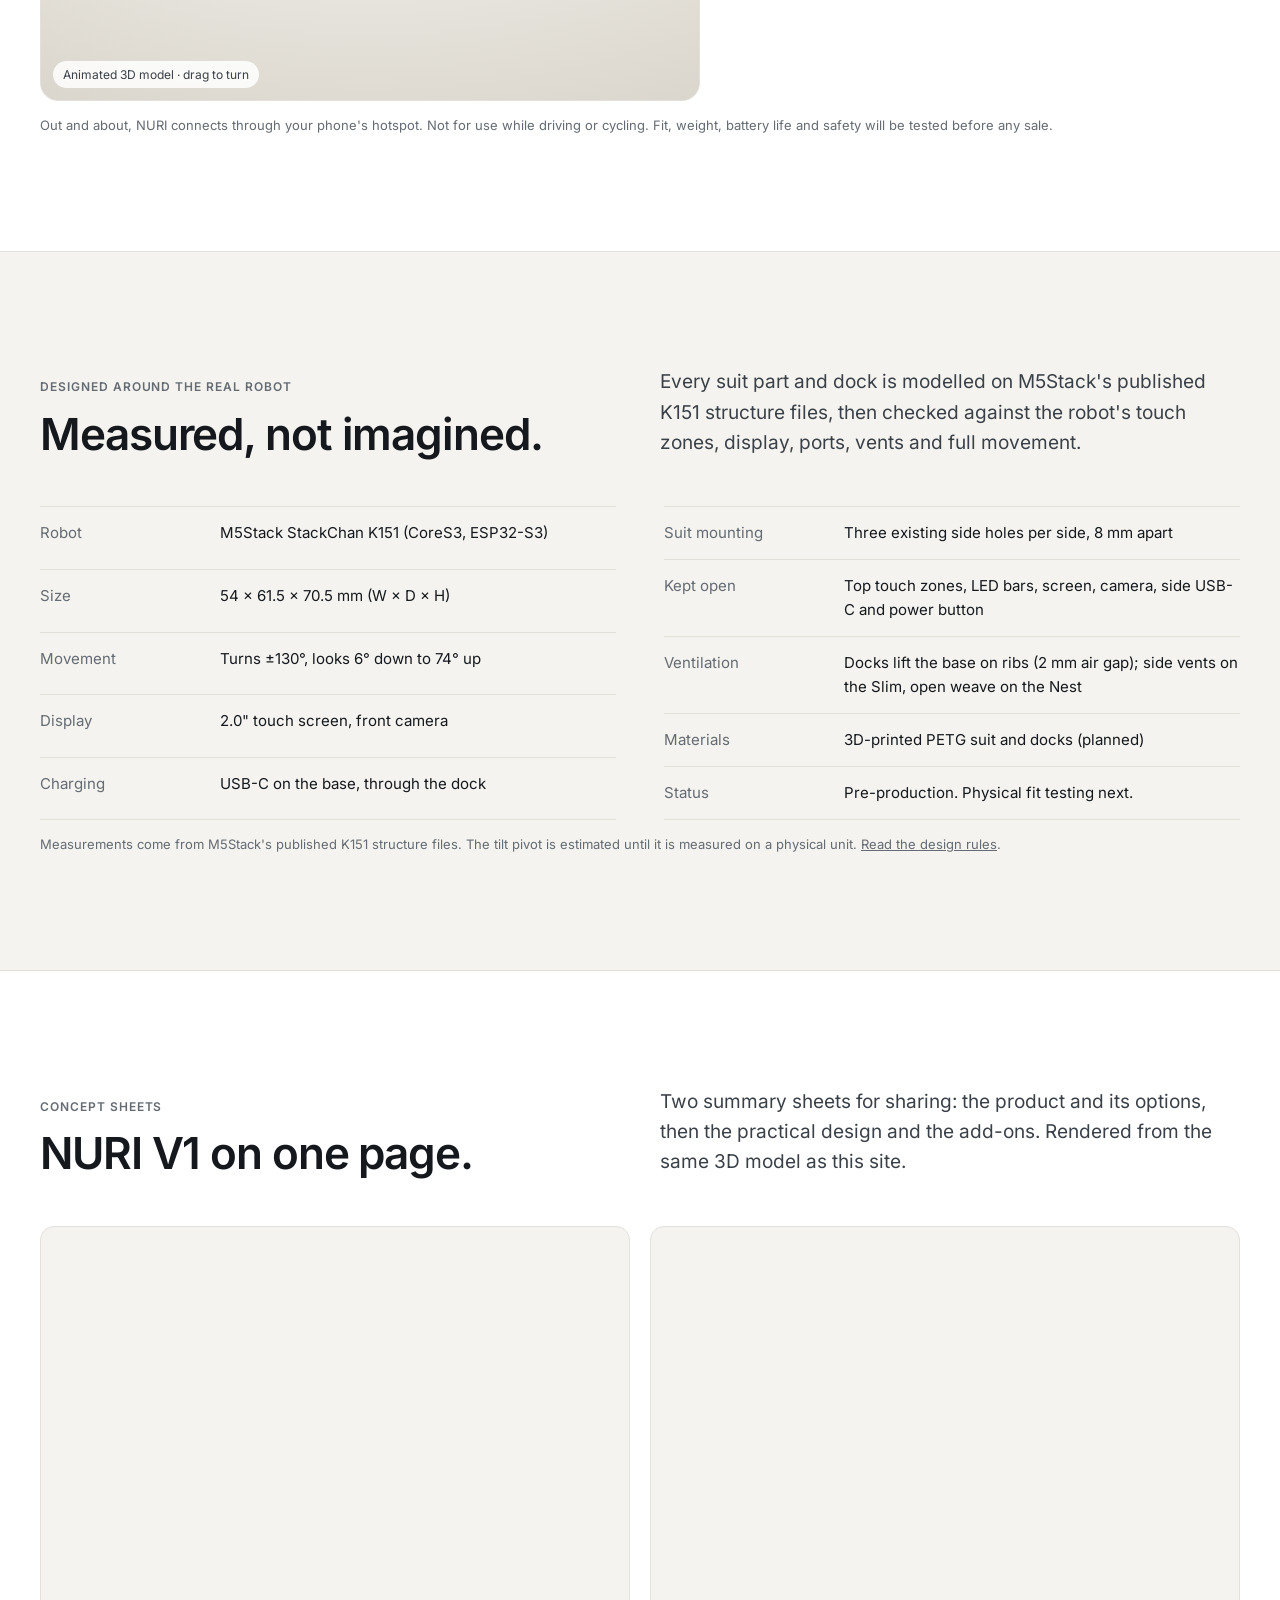
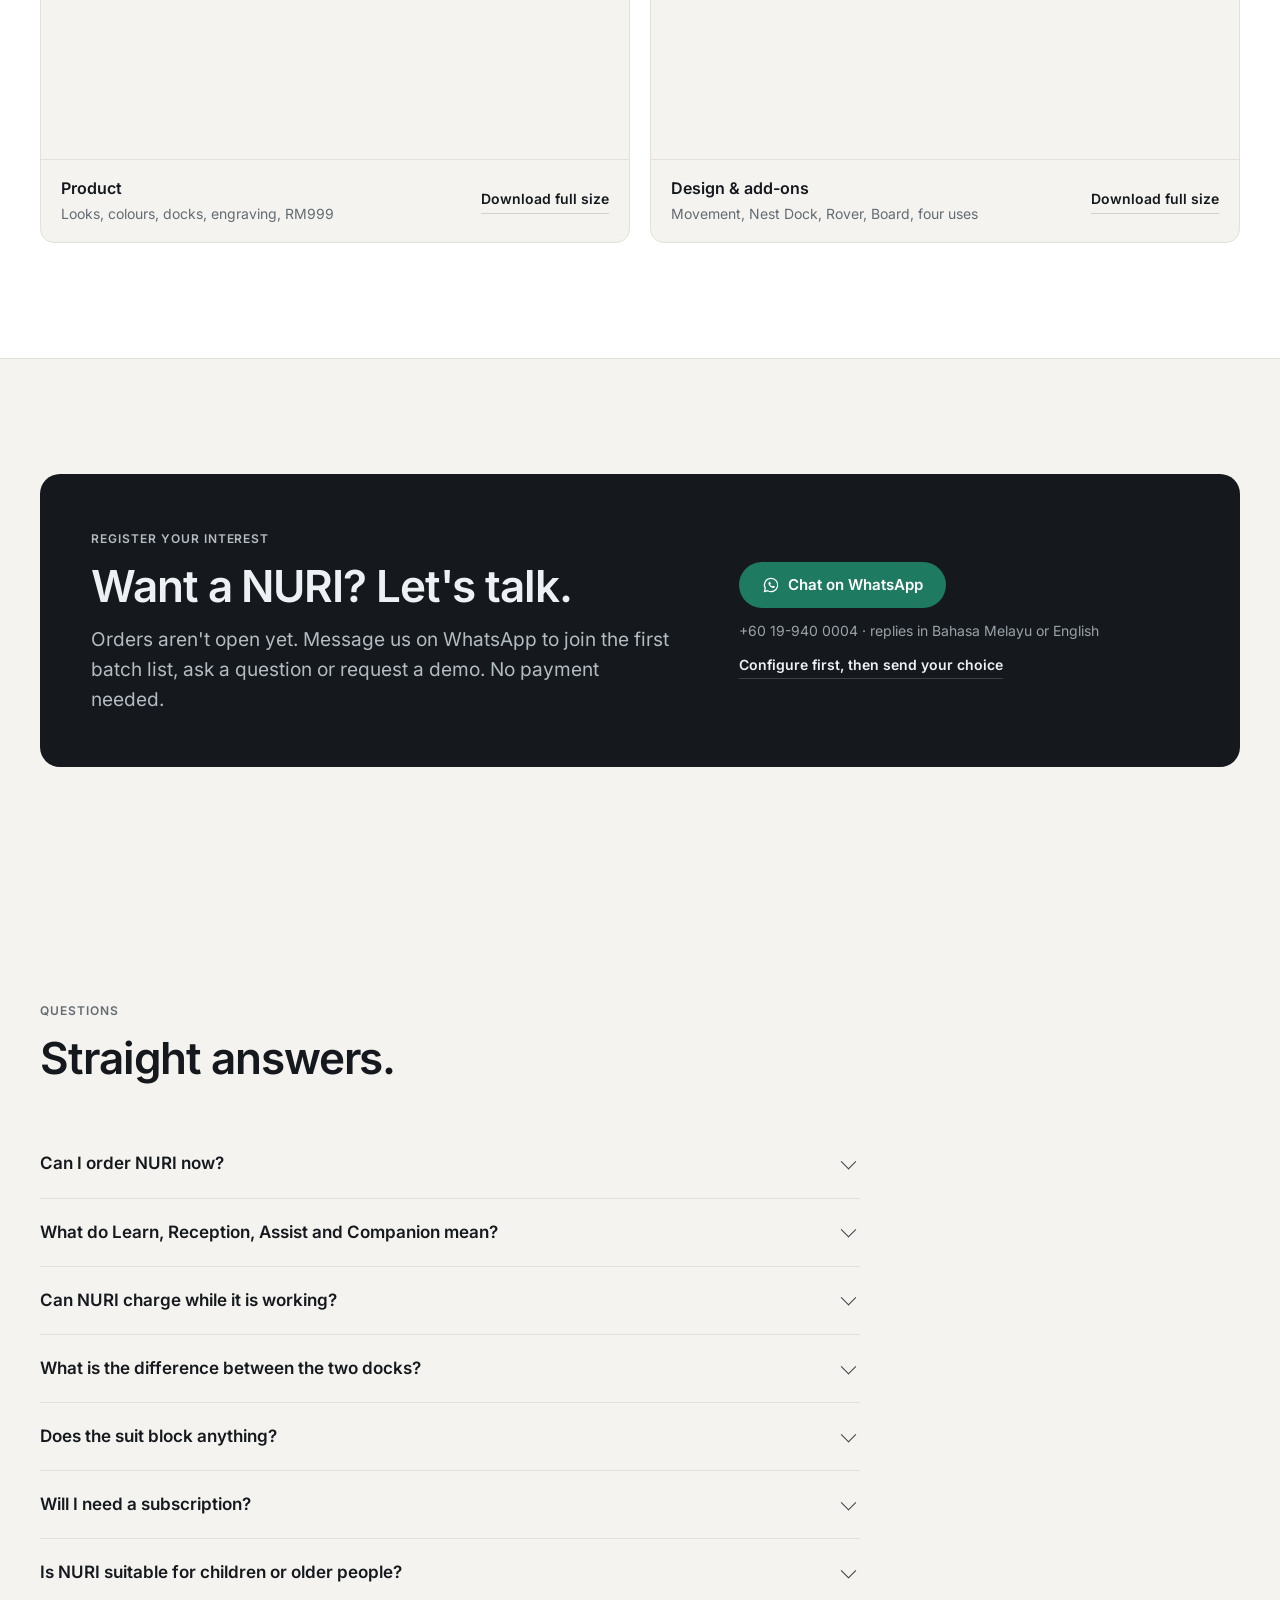
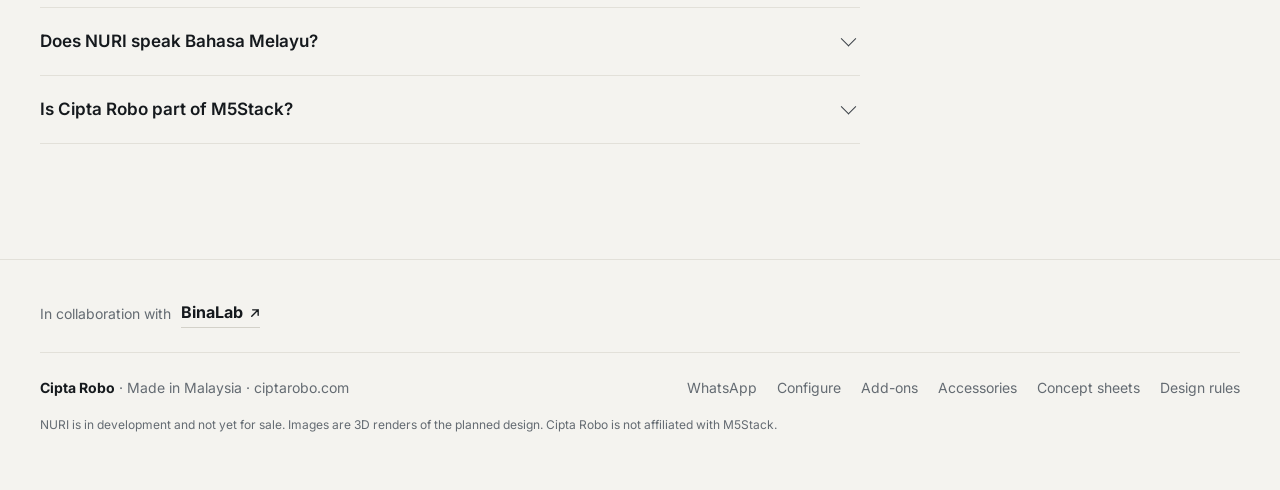
<file: ai-companion.html>
<!doctype html>
<html lang="en"><head><meta charset="utf-8"><title>NURI · Cipta Robo</title>
<meta http-equiv="refresh" content="0; url=./#uses"><link rel="canonical" href="https://ciptarobo.com/#uses">
<meta name="robots" content="noindex"></head>
<body><p>This page has moved. <a href="./#uses">Continue to the new page</a>.</p></body></html>
</file>
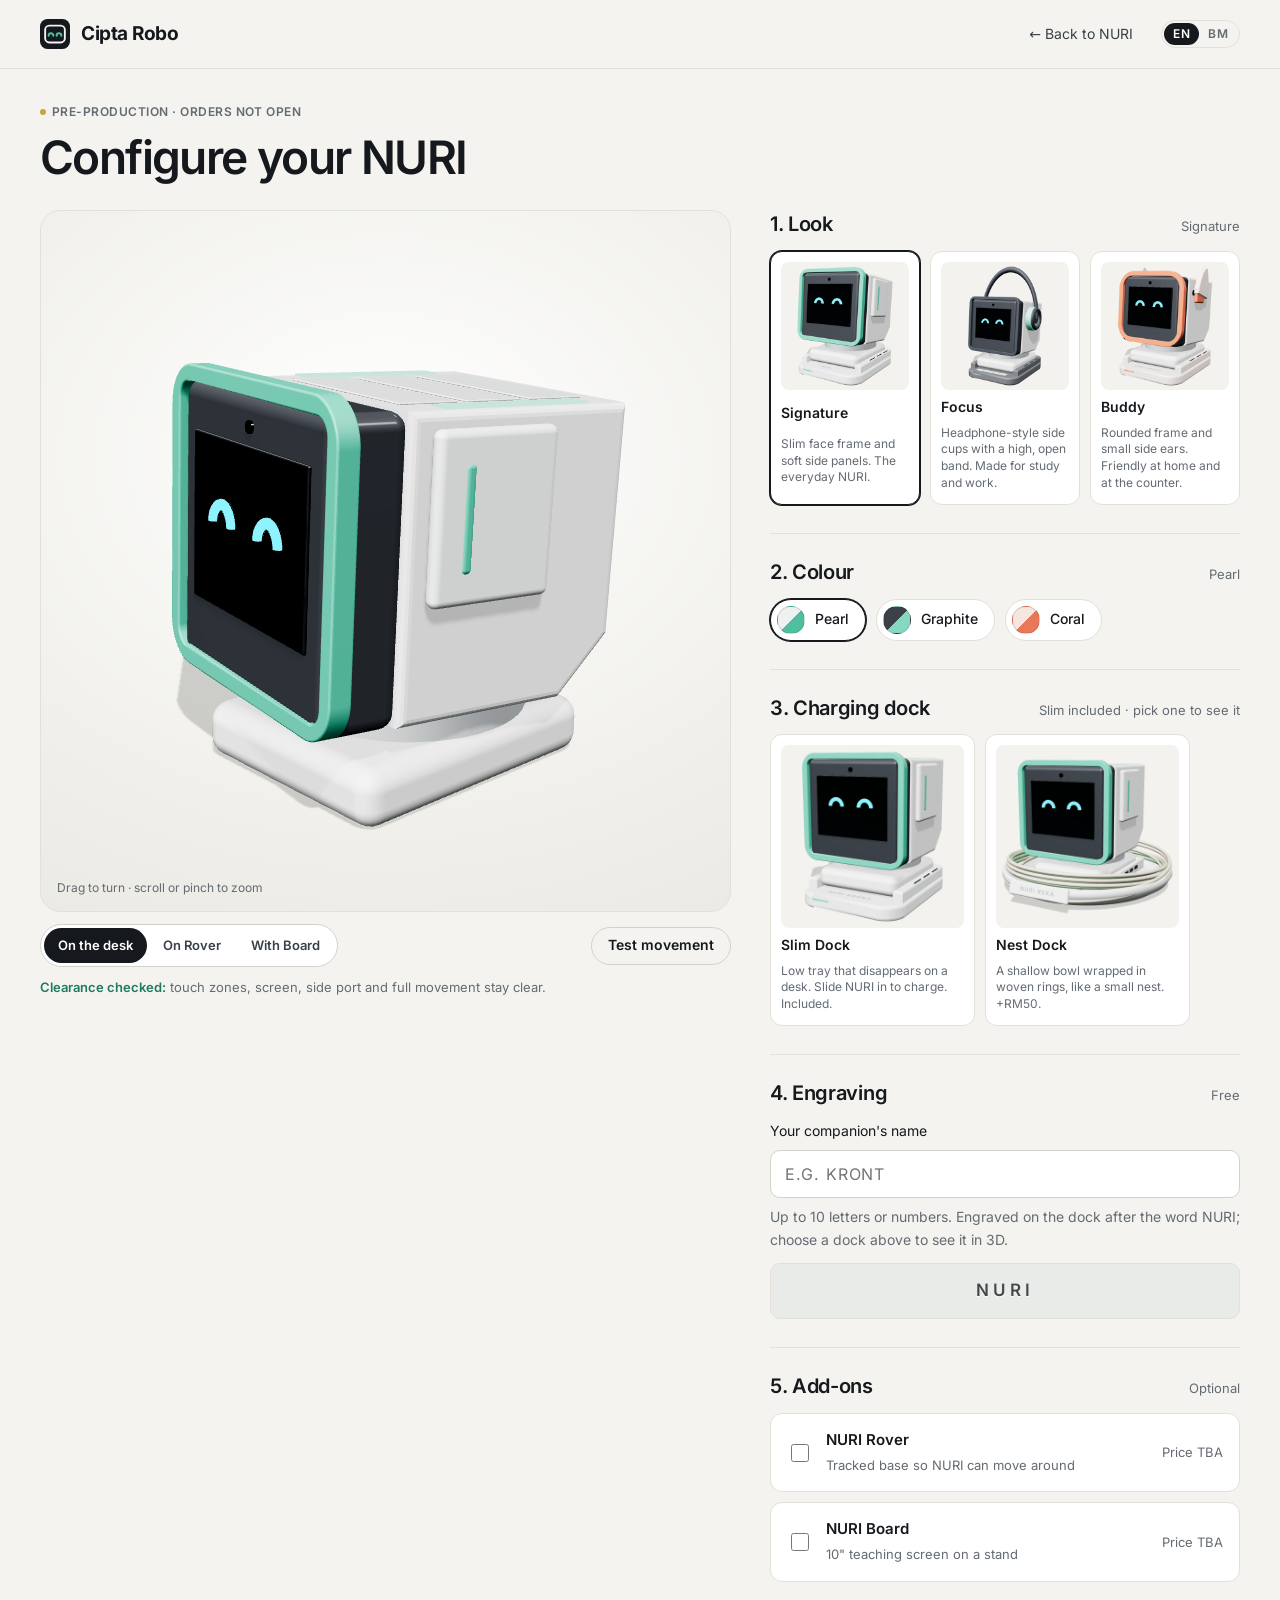
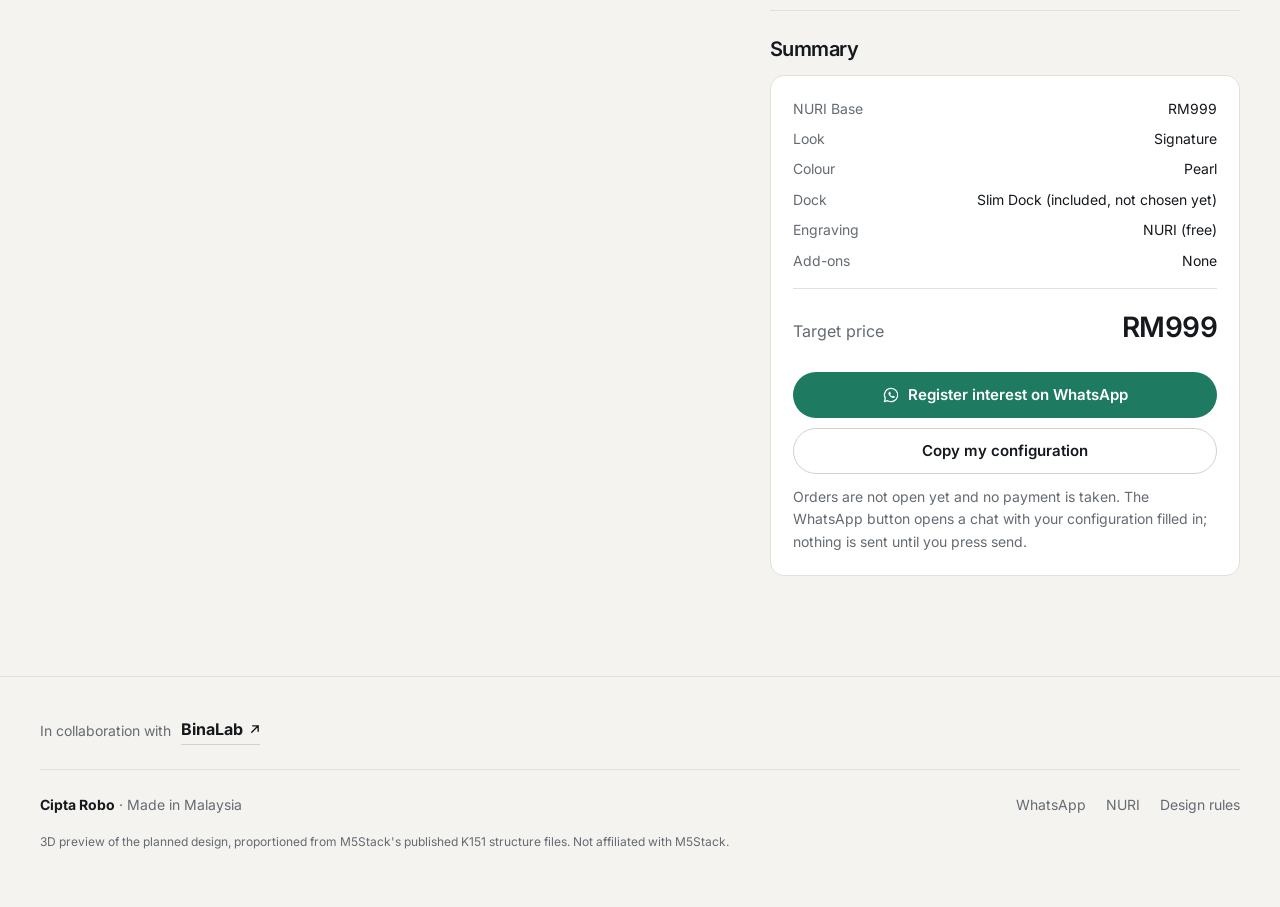
<file: configure.html>
<!doctype html>
<html lang="en">
<head>
<meta charset="utf-8">
<meta name="viewport" content="width=device-width,initial-scale=1">
<title>Configure NURI · Cipta Robo</title>
<meta name="description" content="Choose NURI's look, colour and charging dock, engrave its name, and preview the optional Rover and Board in 3D. Target price RM999.">
<meta name="theme-color" content="#f4f3ef">
<link rel="canonical" href="https://ciptarobo.com/configure.html">
<link rel="alternate" hreflang="en" href="https://ciptarobo.com/configure.html"><link rel="alternate" hreflang="ms" href="https://ciptarobo.com/ms/configure.html"><link rel="alternate" hreflang="x-default" href="https://ciptarobo.com/configure.html">
<meta property="og:type" content="website">
<meta property="og:site_name" content="Cipta Robo">
<meta property="og:url" content="https://ciptarobo.com/configure.html">
<meta property="og:title" content="Configure your NURI · Cipta Robo">
<meta property="og:description" content="Pick a look, colour and charging dock, engrave its name and preview NURI in 3D. Target price RM999.">
<meta property="og:image" content="https://ciptarobo.com/assets/img/og.png">
<meta property="og:image:alt" content="NURI, a small desktop robot with a mint face frame, on its charging dock">
<meta property="og:locale" content="en_MY"><meta property="og:locale:alternate" content="ms_MY">
<meta name="twitter:card" content="summary_large_image">
<script type="application/ld+json" id="ld-site">{"@context":"https://schema.org","@graph":[{"@type":"Organization","@id":"https://ciptarobo.com/#org","name":"Cipta Robo","url":"https://ciptarobo.com/","logo":"https://ciptarobo.com/assets/logo/icon-512.png","areaServed":"MY","contactPoint":{"@type":"ContactPoint","contactType":"sales","telephone":"+60199400004","availableLanguage":["ms","en"]}},{"@type":"WebSite","@id":"https://ciptarobo.com/#website","url":"https://ciptarobo.com/","name":"Cipta Robo","publisher":{"@id":"https://ciptarobo.com/#org"},"inLanguage":["en","ms"]},{"@type":"Product","@id":"https://ciptarobo.com/#nuri","name":"NURI","brand":{"@type":"Brand","name":"Cipta Robo"},"manufacturer":{"@id":"https://ciptarobo.com/#org"},"image":"https://ciptarobo.com/assets/img/og.png","url":"https://ciptarobo.com/configure.html","description":"Choose NURI's look, colour and charging dock, engrave its name, and preview the optional Rover and Board in 3D. Target price RM999.","category":"AI companion robot"}]}</script>
<link rel="icon" href="favicon.svg" type="image/svg+xml"><link rel="apple-touch-icon" href="apple-touch-icon.png">
<link rel="preload" href="assets/fonts/inter-latin-var.woff2" as="font" type="font/woff2" crossorigin>
<link rel="stylesheet" href="assets/site.css?v=34bad43a">
<script type="importmap">{"imports":{"three":"./vendor/three/three.module.min.js","three/addons/":"./vendor/three/addons/"}}</script>
</head>
<body>
<a class="skip" href="#steps">Skip to options</a>
<header class="site-head scrolled">
 <div class="wrap head-row">
  <a class="brand" href="./" aria-label="Cipta Robo home"><svg viewBox="0 0 64 64" aria-hidden="true"><rect width="64" height="64" rx="16" fill="#15191d"/><rect x="11" y="14" width="42" height="36" rx="9" fill="none" stroke="#f4f3ef" stroke-width="4"/><path d="M18.5 35.5a5 5 0 0 1 10 0M35.5 35.5a5 5 0 0 1 10 0" fill="none" stroke="#4fbf9f" stroke-width="4.2" stroke-linecap="round"/></svg>Cipta Robo</a>
  <a class="back-link" href="./">← <span class="hide-sm">Back to </span>NURI</a>
  <div class="lang-toggle" role="group" aria-label="Language / Bahasa"><span class="lang-on" aria-current="true">EN</span><a class="lang-switch" href="ms/configure.html" hreflang="ms" lang="ms">BM</a></div>
 </div>
</header>

<main class="wrap">
 <div style="padding:28px 0 4px"><span class="status">Pre-production · orders not open</span><h1 style="font-size:clamp(32px,4vw,46px);margin-top:10px">Configure your NURI</h1></div>
 <div class="cfg">
  <div class="cfg-view">
   <div class="stage" id="stage" aria-label="Interactive 3D preview of your NURI">
    <div class="fallback" id="fallback"><p class="muted small">Loading 3D preview…</p></div>
    <span class="stage-note">Drag to turn · scroll or pinch to zoom</span>
   </div>
   <div class="view-bar">
    <div class="seg" role="group" aria-label="Preview">
     <button type="button" data-scene="dock" aria-pressed="true">On the desk</button>
     <button type="button" data-scene="rover" aria-pressed="false">On Rover</button>
     <button type="button" data-scene="board" aria-pressed="false">With Board</button>
    </div>
    <button type="button" class="btn btn-ghost btn-sm" id="moveBtn" aria-pressed="false">Test movement</button>
   </div>
   <p class="check-line" id="check" aria-live="polite"></p>
  </div>

  <div id="steps">
   <section class="step" aria-labelledby="s1"><div class="step-head"><h2 id="s1">1. Look</h2><span id="lookName"></span></div><div class="opts" role="radiogroup" aria-labelledby="s1" id="looks"></div></section>
   <section class="step" aria-labelledby="s2"><div class="step-head"><h2 id="s2">2. Colour</h2><span id="colourName"></span></div><div class="colours" role="radiogroup" aria-labelledby="s2" id="colours"></div></section>
   <section class="step" aria-labelledby="s3"><div class="step-head"><h2 id="s3">3. Charging dock</h2><span id="dockPrice">Included</span></div><div class="opts opts-2" role="radiogroup" aria-labelledby="s3" id="docks"></div></section>
   <section class="step" aria-labelledby="s4"><div class="step-head"><h2 id="s4">4. Engraving</h2><span>Free</span></div>
    <div class="field"><label for="name" class="small">Your companion's name</label><input id="name" maxlength="10" autocomplete="off" spellcheck="false" placeholder="e.g. Kront" aria-describedby="nameHelp"><span id="nameHelp" class="small muted">Up to 10 letters or numbers. Engraved on the dock after the word NURI; choose a dock above to see it in 3D.</span></div>
    <div class="engrave" id="engravePreview" style="margin-top:12px" aria-label="Engraving preview">NURI</div>
   </section>
   <section class="step" aria-labelledby="s5"><div class="step-head"><h2 id="s5">5. Add-ons</h2><span>Optional</span></div>
    <div class="addons">
     <label class="addon-opt"><input type="checkbox" id="addRover"><span><b>NURI Rover</b><small>Tracked base so NURI can move around</small></span><span class="tbc">Price TBA</span></label>
     <label class="addon-opt"><input type="checkbox" id="addBoard"><span><b>NURI Board</b><small>10" teaching screen on a stand</small></span><span class="tbc">Price TBA</span></label>
    </div>
   </section>
   <section class="step" aria-labelledby="s6"><h2 id="s6" style="font-size:20px;margin-bottom:14px">Summary</h2>
    <div class="summary">
     <dl id="summary"></dl>
     <div class="total"><span class="muted">Target price</span><strong id="total">RM999</strong></div>
     <p class="small muted" id="addonNote" style="margin-top:6px"></p>
     <a class="btn btn-wa" id="waSend" href="https://wa.me/60199400004" target="_blank" rel="noopener"><svg viewBox="0 0 24 24" width="18" height="18" aria-hidden="true"><path d="M12 3.2a8.8 8.8 0 0 0-7.6 13.2L3.2 20.8l4.5-1.2A8.8 8.8 0 1 0 12 3.2Z" fill="none" stroke="currentColor" stroke-width="1.7" stroke-linejoin="round"/><path d="M9.1 8.3c.3-.5.6-.5.9-.5h.5c.2 0 .4 0 .5.4l.7 1.6c.1.2 0 .4-.1.6l-.5.6c-.1.1-.2.3 0 .5.5.9 1.3 1.7 2.3 2.3.2.1.4.1.5 0l.6-.7c.2-.2.4-.2.6-.1l1.6.8c.2.1.3.2.3.4 0 .6-.3 1.4-.9 1.7-.6.3-1.4.4-2.6-.1a9.6 9.6 0 0 1-4.6-4.5c-.5-1-.5-2.1.6-3Z" fill="currentColor"/></svg>Register interest on WhatsApp</a>
     <button class="btn btn-ghost" type="button" id="copy" style="margin-top:10px">Copy my configuration</button>
     <p class="small muted" style="margin-top:12px">Orders are not open yet and no payment is taken. The WhatsApp button opens a chat with your configuration filled in; nothing is sent until you press send.</p>
    </div>
   </section>
  </div>
 </div>
</main>

<footer class="site-foot">
<div class="wrap collab"><span>In collaboration with</span><a href="https://binalab.my" target="_blank" rel="noopener" aria-label="BinaLab (opens in a new tab)">BinaLab<svg viewBox="0 0 12 12" width="11" height="11" aria-hidden="true"><path d="M4 2h6v6M10 2 3 9" fill="none" stroke="currentColor" stroke-width="1.5" stroke-linecap="round" stroke-linejoin="round"/></svg></a></div>
 <div class="wrap foot-row"><div><b style="color:var(--ink)">Cipta Robo</b> · Made in Malaysia <span class="visitors" data-visitors hidden></span></div><div class="foot-links"><a href="https://wa.me/60199400004" target="_blank" rel="noopener">WhatsApp</a><a href="./">NURI</a><a href="https://github.com/danialrohaizat012-sys/aicompanion/blob/main/docs/k151-design-rules.md">Design rules</a></div></div>
 <div class="wrap" style="margin-top:16px;font-size:12px">3D preview of the planned design, proportioned from M5Stack's published K151 structure files. Not affiliated with M5Stack.</div>
</footer>
<script type="module" src="assets/configure.js?v=34bad43a"></script>
<script type="module" src="assets/visitors.js?v=34bad43a"></script>
</body>
</html>
</file>
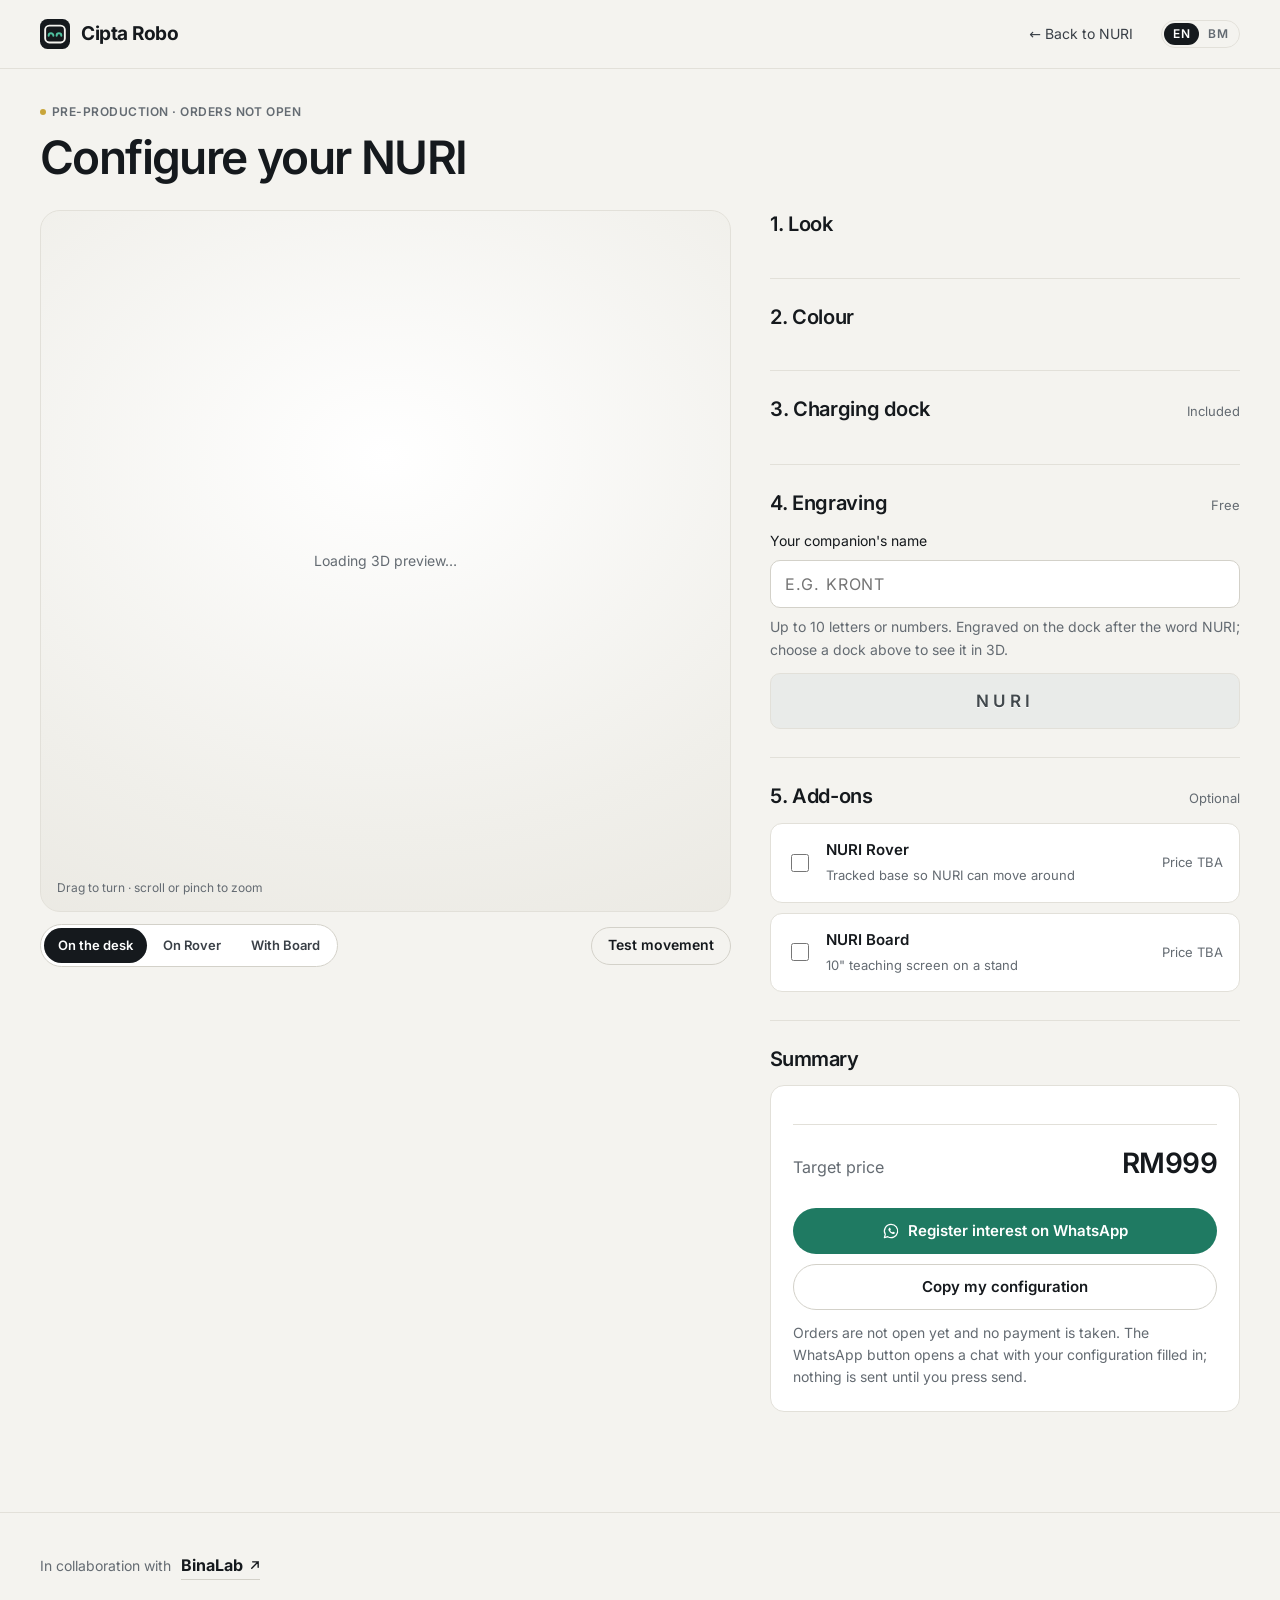
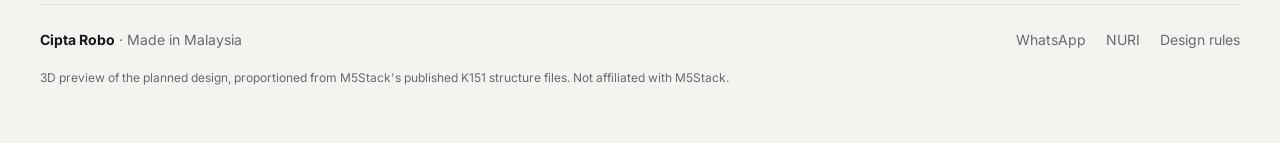
<file: nuri-studio.html>
<!doctype html>
<html lang="en"><head><meta charset="utf-8"><title>Configure NURI · Cipta Robo</title>
<meta http-equiv="refresh" content="0; url=configure.html"><link rel="canonical" href="https://ciptarobo.com/configure.html">
<meta name="robots" content="noindex"></head>
<body><p>This page has moved. <a href="configure.html">Continue to the new page</a>.</p></body></html>
</file>
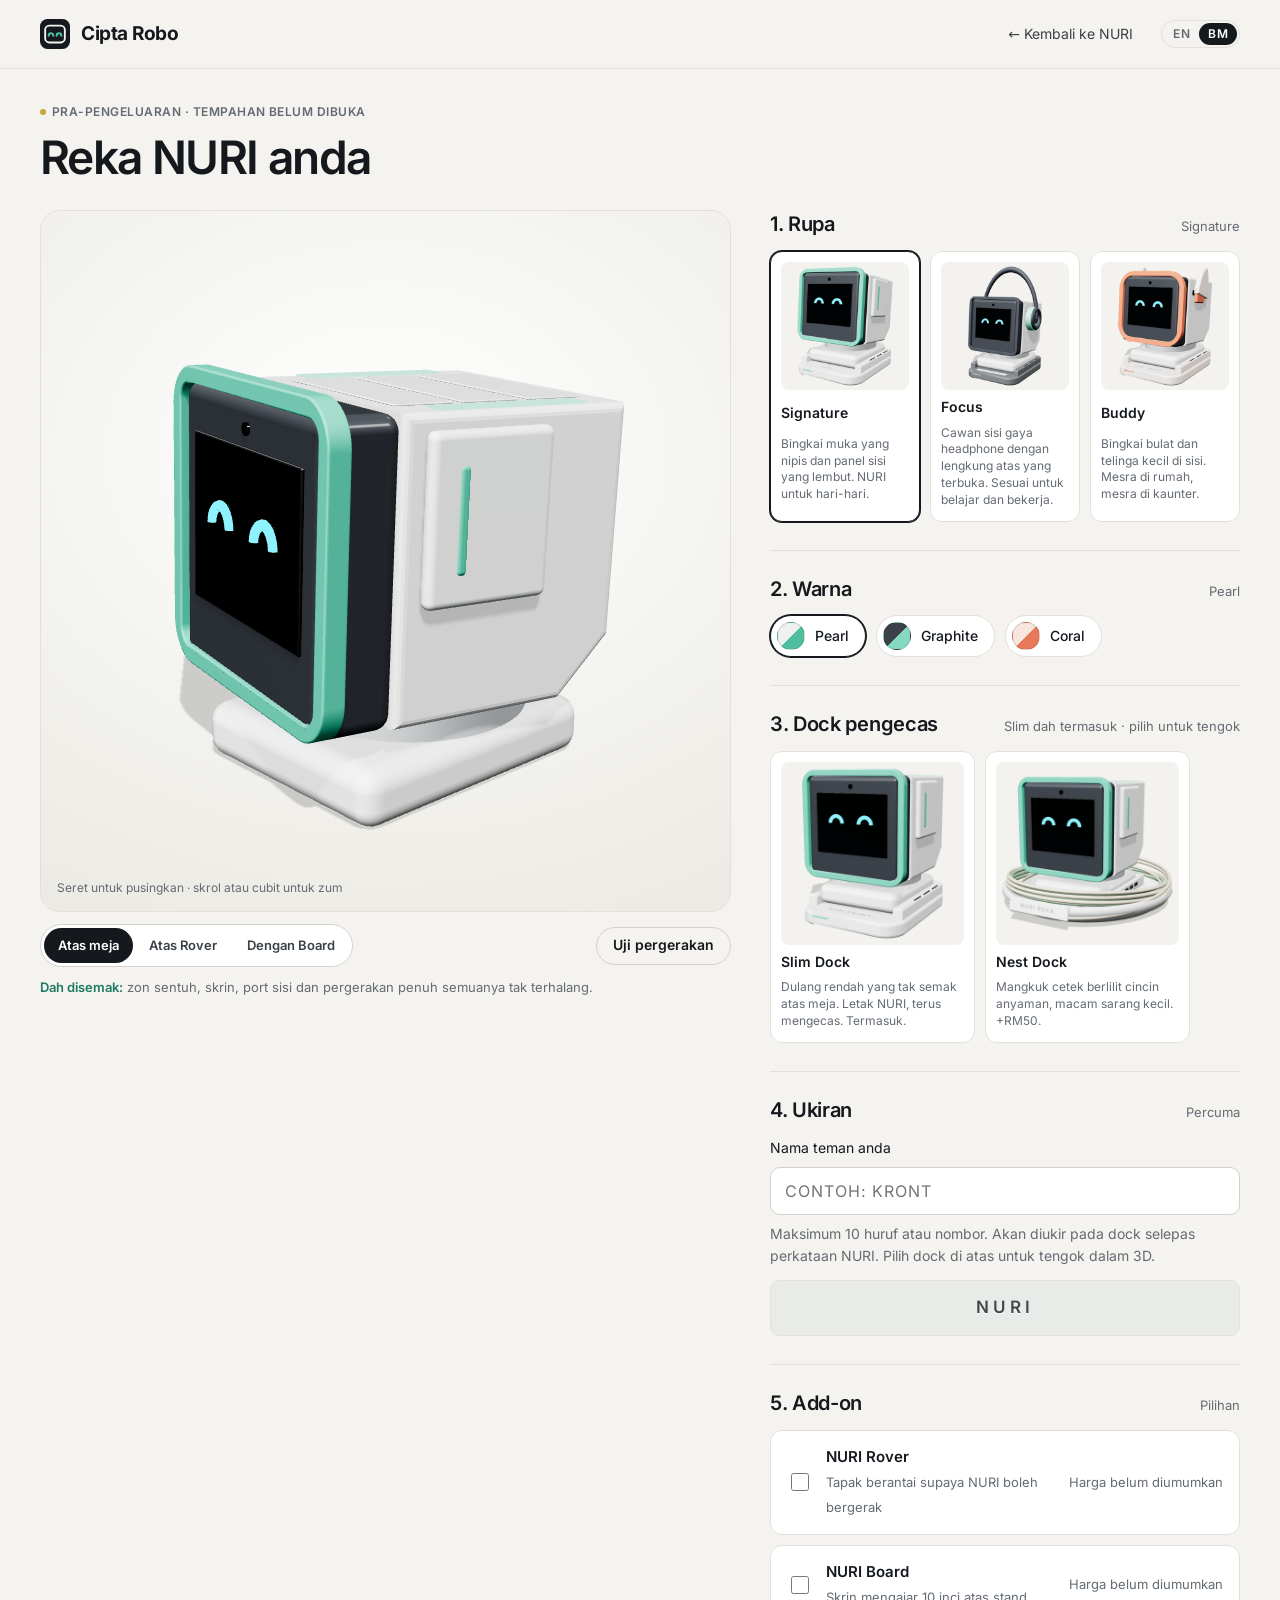
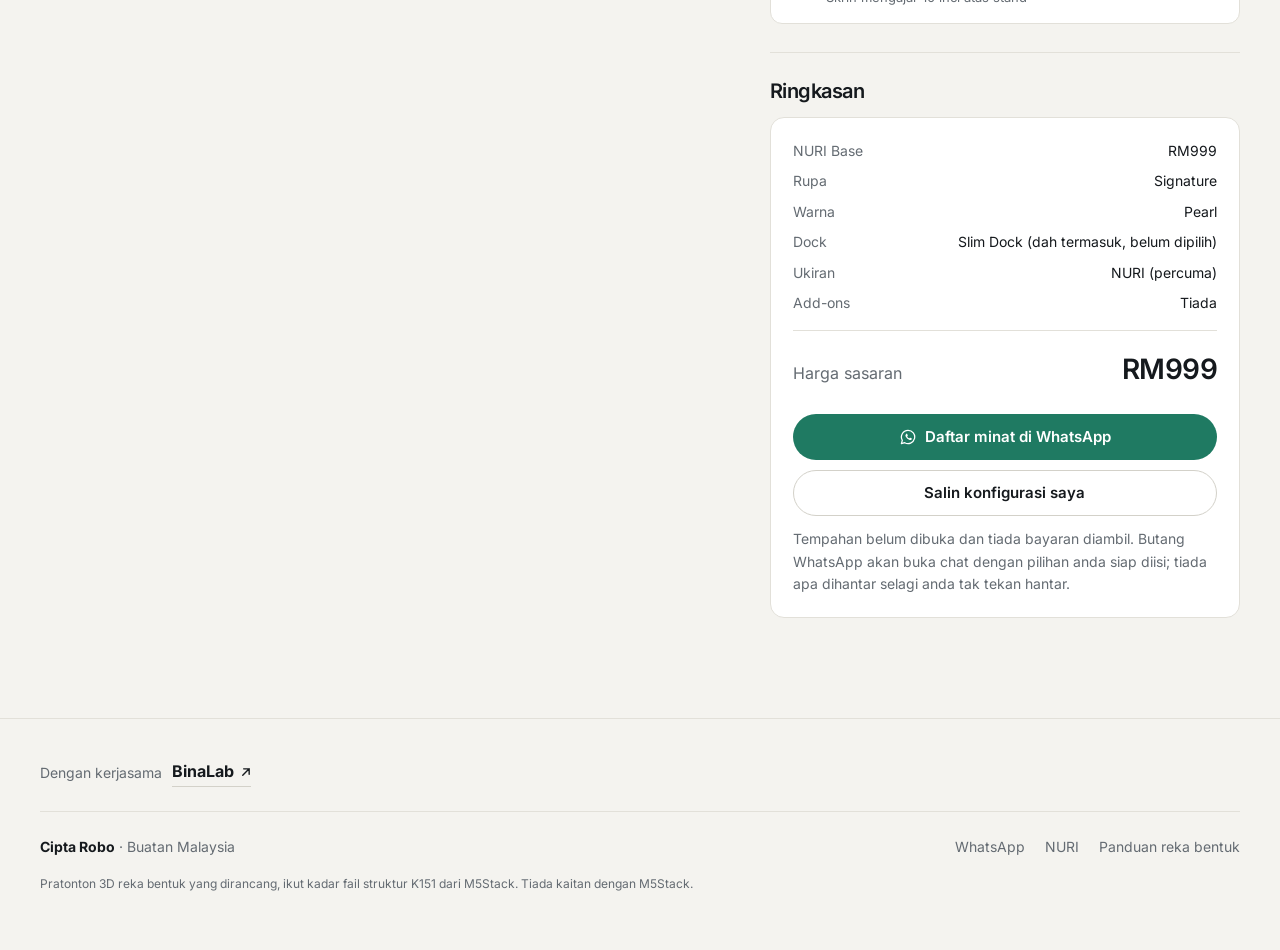
<file: ms/configure.html>
<!doctype html>
<!-- Generated by tools/build-ms.py from ../configure.html. Edit the English page and the translations, not this file. -->
<html lang="ms">
<head>
<meta charset="utf-8">
<meta name="viewport" content="width=device-width,initial-scale=1">
<title>Reka NURI anda · Cipta Robo</title>
<meta name="description" content="Pilih rupa, warna dan dock pengecas NURI, ukir namanya, dan tengok Rover dan Board dalam 3D. Harga sasaran RM999.">
<meta name="theme-color" content="#f4f3ef">
<link rel="canonical" href="https://ciptarobo.com/ms/configure.html">
<link rel="alternate" hreflang="en" href="https://ciptarobo.com/configure.html"><link rel="alternate" hreflang="ms" href="https://ciptarobo.com/ms/configure.html"><link rel="alternate" hreflang="x-default" href="https://ciptarobo.com/configure.html">
<meta property="og:type" content="website">
<meta property="og:site_name" content="Cipta Robo">
<meta property="og:url" content="https://ciptarobo.com/ms/configure.html">
<meta property="og:title" content="Reka NURI anda · Cipta Robo">
<meta property="og:description" content="Pilih rupa, warna dan dock, ukir nama, dan tengok NURI anda dalam 3D. Harga sasaran RM999.">
<meta property="og:image" content="https://ciptarobo.com/assets/img/og.png">
<meta property="og:image:alt" content="NURI, robot meja kecil dengan bingkai muka mint, di atas dock pengecasnya">
<meta property="og:locale" content="ms_MY"><meta property="og:locale:alternate" content="en_MY">
<meta name="twitter:card" content="summary_large_image">
<script type="application/ld+json" id="ld-site">{"@context":"https://schema.org","@graph":[{"@type":"Organization","@id":"https://ciptarobo.com/#org","name":"Cipta Robo","url":"https://ciptarobo.com/","logo":"https://ciptarobo.com/assets/logo/icon-512.png","areaServed":"MY","contactPoint":{"@type":"ContactPoint","contactType":"sales","telephone":"+60199400004","availableLanguage":["ms","en"]}},{"@type":"WebSite","@id":"https://ciptarobo.com/#website","url":"https://ciptarobo.com/","name":"Cipta Robo","publisher":{"@id":"https://ciptarobo.com/#org"},"inLanguage":["en","ms"]},{"@type":"Product","@id":"https://ciptarobo.com/#nuri","name":"NURI","brand":{"@type":"Brand","name":"Cipta Robo"},"manufacturer":{"@id":"https://ciptarobo.com/#org"},"image":"https://ciptarobo.com/assets/img/og.png","url":"https://ciptarobo.com/ms/configure.html","description":"Pilih rupa, warna dan dock pengecas NURI, ukir namanya, dan tengok Rover dan Board dalam 3D. Harga sasaran RM999.","category":"AI companion robot"}]}</script>
<link rel="icon" href="../favicon.svg" type="image/svg+xml"><link rel="apple-touch-icon" href="../apple-touch-icon.png">
<link rel="preload" href="../assets/fonts/inter-latin-var.woff2" as="font" type="font/woff2" crossorigin>
<link rel="stylesheet" href="../assets/site.css?v=34bad43a">
<script type="importmap">{"imports":{"three":"../vendor/three/three.module.min.js","three/addons/":"../vendor/three/addons/"}}</script>
</head>
<body>
<a class="skip" href="#steps">Terus ke pilihan</a>
<header class="site-head scrolled">
 <div class="wrap head-row">
  <a class="brand" href="./" aria-label="Laman utama Cipta Robo"><svg viewBox="0 0 64 64" aria-hidden="true"><rect width="64" height="64" rx="16" fill="#15191d"/><rect x="11" y="14" width="42" height="36" rx="9" fill="none" stroke="#f4f3ef" stroke-width="4"/><path d="M18.5 35.5a5 5 0 0 1 10 0M35.5 35.5a5 5 0 0 1 10 0" fill="none" stroke="#4fbf9f" stroke-width="4.2" stroke-linecap="round"/></svg>Cipta Robo</a>
  <a class="back-link" href="./">← <span class="hide-sm">Kembali ke </span>NURI</a>
  <div class="lang-toggle" role="group" aria-label="Language / Bahasa"><a class="lang-switch" href="../configure.html" hreflang="en" lang="en">EN</a><span class="lang-on" aria-current="true">BM</span></div>
 </div>
</header>

<main class="wrap">
 <div style="padding:28px 0 4px"><span class="status">Pra-pengeluaran · tempahan belum dibuka</span><h1 style="font-size:clamp(32px,4vw,46px);margin-top:10px">Reka NURI anda</h1></div>
 <div class="cfg">
  <div class="cfg-view">
   <div class="stage" id="stage" aria-label="Pratonton 3D interaktif NURI anda">
    <div class="fallback" id="fallback"><p class="muted small">Memuatkan pratonton 3D…</p></div>
    <span class="stage-note">Seret untuk pusingkan · skrol atau cubit untuk zum</span>
   </div>
   <div class="view-bar">
    <div class="seg" role="group" aria-label="Pratonton">
     <button type="button" data-scene="dock" aria-pressed="true">Atas meja</button>
     <button type="button" data-scene="rover" aria-pressed="false">Atas Rover</button>
     <button type="button" data-scene="board" aria-pressed="false">Dengan Board</button>
    </div>
    <button type="button" class="btn btn-ghost btn-sm" id="moveBtn" aria-pressed="false">Uji pergerakan</button>
   </div>
   <p class="check-line" id="check" aria-live="polite"></p>
  </div>

  <div id="steps">
   <section class="step" aria-labelledby="s1"><div class="step-head"><h2 id="s1">1. Rupa</h2><span id="lookName"></span></div><div class="opts" role="radiogroup" aria-labelledby="s1" id="looks"></div></section>
   <section class="step" aria-labelledby="s2"><div class="step-head"><h2 id="s2">2. Warna</h2><span id="colourName"></span></div><div class="colours" role="radiogroup" aria-labelledby="s2" id="colours"></div></section>
   <section class="step" aria-labelledby="s3"><div class="step-head"><h2 id="s3">3. Dock pengecas</h2><span id="dockPrice">Termasuk</span></div><div class="opts opts-2" role="radiogroup" aria-labelledby="s3" id="docks"></div></section>
   <section class="step" aria-labelledby="s4"><div class="step-head"><h2 id="s4">4. Ukiran</h2><span>Percuma</span></div>
    <div class="field"><label for="name" class="small">Nama teman anda</label><input id="name" maxlength="10" autocomplete="off" spellcheck="false" placeholder="contoh: Kront" aria-describedby="nameHelp"><span id="nameHelp" class="small muted">Maksimum 10 huruf atau nombor. Akan diukir pada dock selepas perkataan NURI. Pilih dock di atas untuk tengok dalam 3D.</span></div>
    <div class="engrave" id="engravePreview" style="margin-top:12px" aria-label="Pratonton ukiran">NURI</div>
   </section>
   <section class="step" aria-labelledby="s5"><div class="step-head"><h2 id="s5">5. Add-on</h2><span>Pilihan</span></div>
    <div class="addons">
     <label class="addon-opt"><input type="checkbox" id="addRover"><span><b>NURI Rover</b><small>Tapak berantai supaya NURI boleh bergerak</small></span><span class="tbc">Harga belum diumumkan</span></label>
     <label class="addon-opt"><input type="checkbox" id="addBoard"><span><b>NURI Board</b><small>Skrin mengajar 10 inci atas stand</small></span><span class="tbc">Harga belum diumumkan</span></label>
    </div>
   </section>
   <section class="step" aria-labelledby="s6"><h2 id="s6" style="font-size:20px;margin-bottom:14px">Ringkasan</h2>
    <div class="summary">
     <dl id="summary"></dl>
     <div class="total"><span class="muted">Harga sasaran</span><strong id="total">RM999</strong></div>
     <p class="small muted" id="addonNote" style="margin-top:6px"></p>
     <a class="btn btn-wa" id="waSend" href="https://wa.me/60199400004" target="_blank" rel="noopener"><svg viewBox="0 0 24 24" width="18" height="18" aria-hidden="true"><path d="M12 3.2a8.8 8.8 0 0 0-7.6 13.2L3.2 20.8l4.5-1.2A8.8 8.8 0 1 0 12 3.2Z" fill="none" stroke="currentColor" stroke-width="1.7" stroke-linejoin="round"/><path d="M9.1 8.3c.3-.5.6-.5.9-.5h.5c.2 0 .4 0 .5.4l.7 1.6c.1.2 0 .4-.1.6l-.5.6c-.1.1-.2.3 0 .5.5.9 1.3 1.7 2.3 2.3.2.1.4.1.5 0l.6-.7c.2-.2.4-.2.6-.1l1.6.8c.2.1.3.2.3.4 0 .6-.3 1.4-.9 1.7-.6.3-1.4.4-2.6-.1a9.6 9.6 0 0 1-4.6-4.5c-.5-1-.5-2.1.6-3Z" fill="currentColor"/></svg>Daftar minat di WhatsApp</a>
     <button class="btn btn-ghost" type="button" id="copy" style="margin-top:10px">Salin konfigurasi saya</button>
     <p class="small muted" style="margin-top:12px">Tempahan belum dibuka dan tiada bayaran diambil. Butang WhatsApp akan buka chat dengan pilihan anda siap diisi; tiada apa dihantar selagi anda tak tekan hantar.</p>
    </div>
   </section>
  </div>
 </div>
</main>

<footer class="site-foot">
<div class="wrap collab"><span>Dengan kerjasama</span><a href="https://binalab.my" target="_blank" rel="noopener" aria-label="BinaLab (dibuka dalam tab baru)">BinaLab<svg viewBox="0 0 12 12" width="11" height="11" aria-hidden="true"><path d="M4 2h6v6M10 2 3 9" fill="none" stroke="currentColor" stroke-width="1.5" stroke-linecap="round" stroke-linejoin="round"/></svg></a></div>
 <div class="wrap foot-row"><div><b style="color:var(--ink)">Cipta Robo</b> · Buatan Malaysia <span class="visitors" data-visitors hidden></span></div><div class="foot-links"><a href="https://wa.me/60199400004" target="_blank" rel="noopener">WhatsApp</a><a href="./">NURI</a><a href="https://github.com/danialrohaizat012-sys/aicompanion/blob/main/docs/k151-design-rules.md">Panduan reka bentuk</a></div></div>
 <div class="wrap" style="margin-top:16px;font-size:12px">Pratonton 3D reka bentuk yang dirancang, ikut kadar fail struktur K151 dari M5Stack. Tiada kaitan dengan M5Stack.</div>
</footer>
<script type="module" src="../assets/configure.js?v=34bad43a"></script>
<script type="module" src="../assets/visitors.js?v=34bad43a"></script>
</body>
</html>
</file>
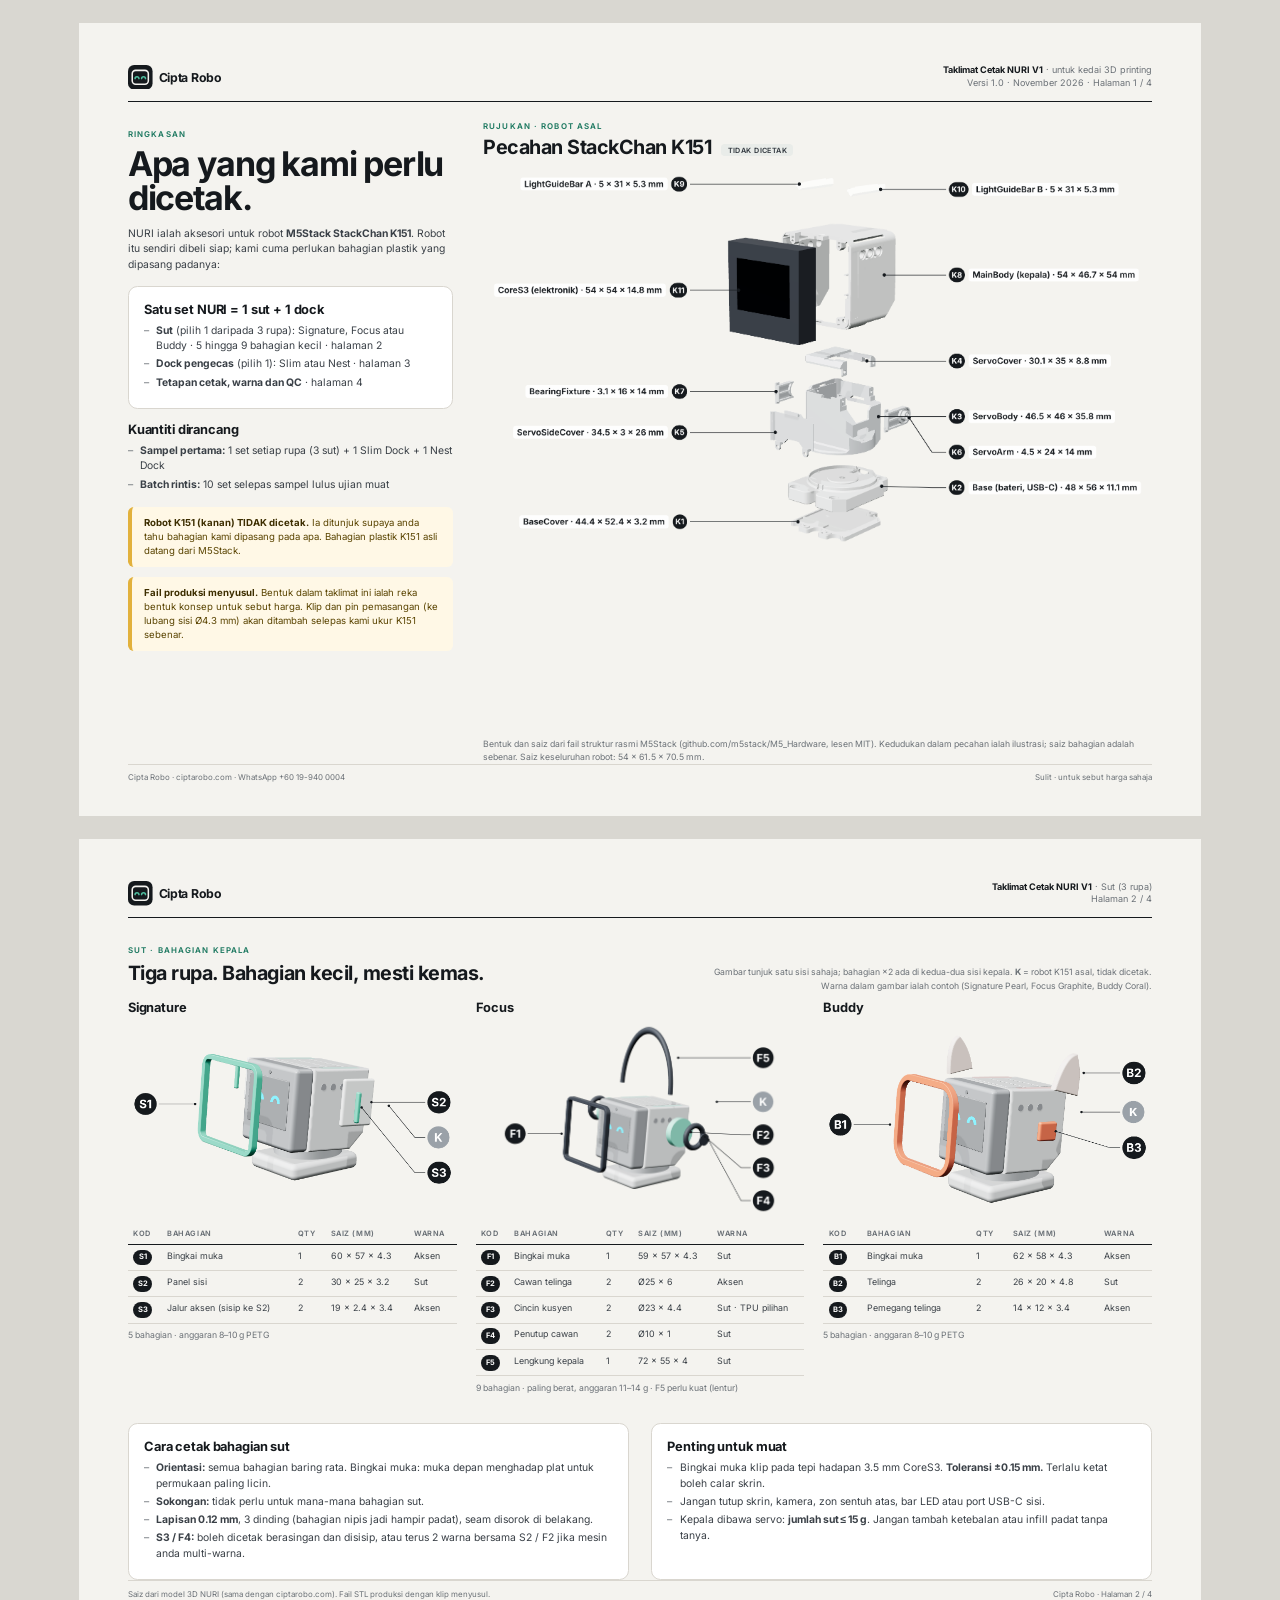
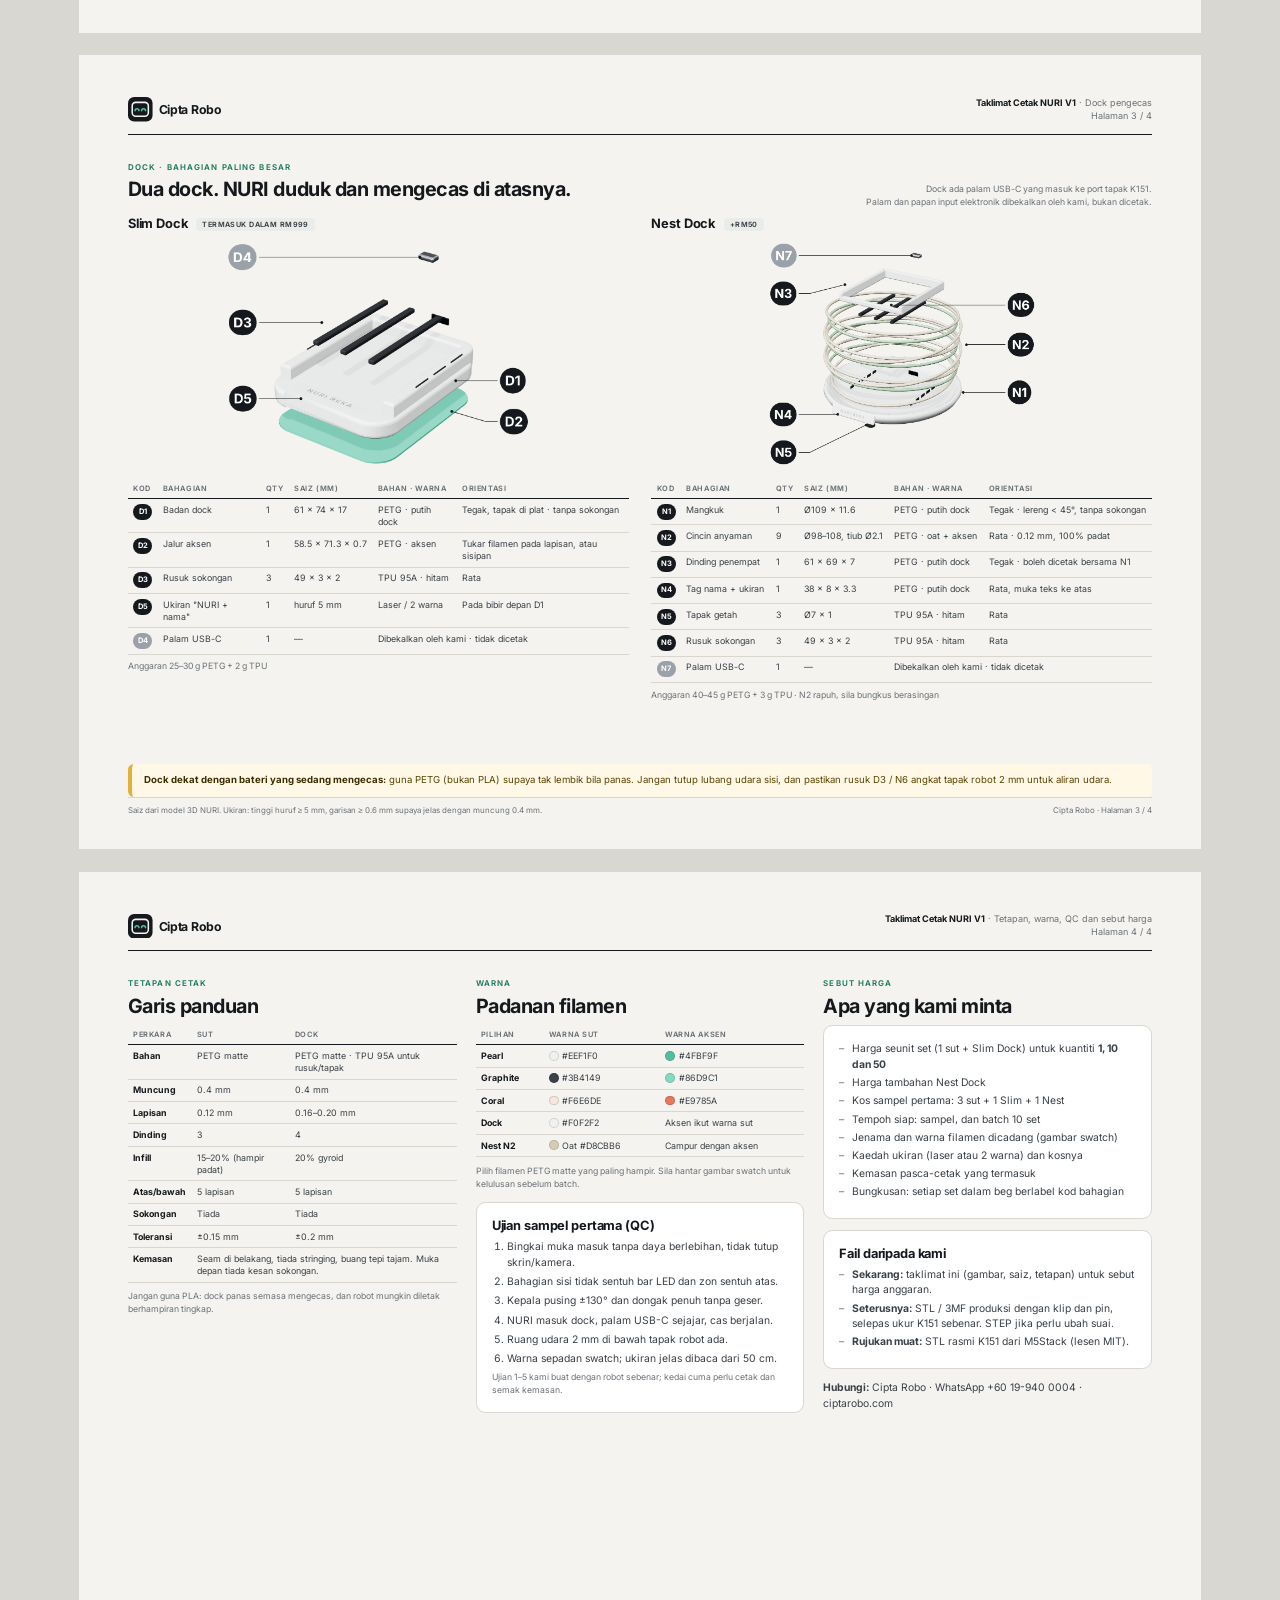
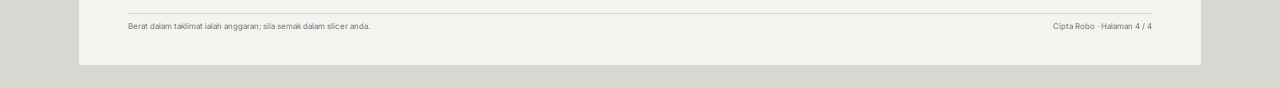
<file: marketing/print-brief/brief.html>
<!doctype html>
<!-- NURI V1 print brief for 3D-printing shops. A4 landscape, 4 pages. Export: node export.js -->
<html lang="ms"><head><meta charset="utf-8"><title>Taklimat Cetak NURI V1</title>
<style>
@font-face{font-family:Inter;src:url(../../assets/fonts/inter-latin-var.woff2) format("woff2");font-weight:100 900;font-display:block}
@page{size:297mm 210mm;margin:0}
:root{--paper:#f4f3ef;--ink:#15191d;--ink2:#3a4047;--muted:#6b7177;--line:#d9d6cf;--mint:#4fbf9f;--mint-ink:#1f7a62;--warn:#b26b00}
*{box-sizing:border-box;margin:0;padding:0}
html,body{background:#d9d7d1}
body{font-family:Inter,Arial,sans-serif;color:var(--ink);-webkit-font-smoothing:antialiased}
.page{position:relative;width:297mm;height:210mm;margin:6mm auto;background:var(--paper);overflow:hidden;padding:11mm 13mm 9mm;display:flex;flex-direction:column;page-break-after:always;break-after:page}
@media print{html,body{background:none}.page{margin:0}}
.head{display:flex;justify-content:space-between;align-items:center;border-bottom:.3mm solid var(--ink);padding-bottom:3mm;margin-bottom:5mm}
.head svg{height:6.5mm;width:auto}
.head .meta{font-size:2.4mm;color:var(--muted);text-align:right;line-height:1.4}
.head .meta b{color:var(--ink)}
.cap{font-size:2.1mm;font-weight:650;letter-spacing:.14em;text-transform:uppercase;color:var(--mint-ink)}
h1{font-size:9mm;line-height:1;letter-spacing:-.035em;font-weight:700;margin:1.5mm 0 3mm}
h2{font-size:5.2mm;letter-spacing:-.025em;font-weight:700;margin:1mm 0 2mm}
h3{font-size:3.4mm;font-weight:700;letter-spacing:-.01em;margin-bottom:1.5mm}
p,li{font-size:2.75mm;line-height:1.5;color:var(--ink2)}
.small{font-size:2.3mm;color:var(--muted)}
.foot{margin-top:auto;display:flex;justify-content:space-between;font-size:2.1mm;color:var(--muted);border-top:.25mm solid var(--line);padding-top:2mm}
.box{background:#fff;border:.25mm solid var(--line);border-radius:2.5mm;padding:4mm}
.warn{border-left:1.2mm solid #e2b13c;background:#fff8e6;border-radius:1.5mm;padding:2.4mm 3.2mm;font-size:2.55mm;line-height:1.45;color:#5a4400}
.warn b{color:#3d2e00}
table{width:100%;border-collapse:collapse;font-size:2.35mm;line-height:1.35}
th{font-size:1.95mm;letter-spacing:.08em;text-transform:uppercase;color:var(--muted);font-weight:650;text-align:left;padding:1.2mm 1.4mm;border-bottom:.3mm solid var(--ink)}
td{padding:1.25mm 1.4mm;border-bottom:.2mm solid var(--line);vertical-align:top;color:var(--ink2)}
td:first-child{font-weight:700;color:var(--ink);white-space:nowrap}
td.n{white-space:nowrap}
.code{display:inline-grid;place-items:center;min-width:5mm;height:4.2mm;padding:0 1mm;border-radius:2.1mm;background:var(--ink);color:#fff;font-size:2mm;font-weight:700}
.code.g{background:#9aa1a8}
.sw{display:inline-block;width:2.6mm;height:2.6mm;border-radius:50%;vertical-align:-.45mm;margin-right:1mm;border:.2mm solid #0002}
img.fig{display:block;width:100%;height:auto}
.grid2{display:grid;grid-template-columns:1fr 1fr;gap:6mm}
ol.steps{padding-left:4mm}ol.steps li{margin-bottom:1mm}
ul.dash{list-style:none}ul.dash li{padding-left:3.2mm;position:relative;margin-bottom:.7mm}ul.dash li::before{content:"–";position:absolute;left:0;color:var(--muted)}
.tag{display:inline-block;font-size:1.9mm;font-weight:650;letter-spacing:.06em;text-transform:uppercase;padding:.5mm 1.6mm;border-radius:1mm;background:#e9ece9;color:var(--ink2);margin-left:1.5mm;vertical-align:.3mm}
</style></head><body>

<!-- reusable header -->
<template id="hd"></template>

<!-- PAGE 1 -->
<section class="page">
 <div class="head">
  <svg xmlns="http://www.w3.org/2000/svg" viewBox="0 0 246 64" role="img" aria-label="Cipta Robo"><rect width="64" height="64" rx="16" fill="#15191d"/><rect x="11" y="14" width="42" height="36" rx="9" fill="none" stroke="#f4f3ef" stroke-width="4"/><path d="M18.5 35.5a5 5 0 0 1 10 0M35.5 35.5a5 5 0 0 1 10 0" fill="none" stroke="#4fbf9f" stroke-width="4.2" stroke-linecap="round"/><text x="80" y="43" font-family="Inter, Helvetica, Arial, sans-serif" font-size="32" font-weight="700" letter-spacing="-0.8" fill="#15191d">Cipta Robo</text></svg>
  <div class="meta"><b>Taklimat Cetak NURI V1</b> · untuk kedai 3D printing<br>Versi 1.0 · November 2026 · Halaman 1 / 4</div>
 </div>
 <div style="display:grid;grid-template-columns:86mm 1fr;gap:8mm;flex:1;min-height:0">
  <div>
   <span class="cap">Ringkasan</span>
   <h1>Apa yang kami perlu dicetak.</h1>
   <p>NURI ialah aksesori untuk robot <b>M5Stack StackChan K151</b>. Robot itu sendiri dibeli siap; kami cuma perlukan bahagian plastik yang dipasang padanya:</p>
   <div class="box" style="margin:3.5mm 0">
    <h3>Satu set NURI = 1 sut + 1 dock</h3>
    <ul class="dash">
     <li><b>Sut</b> (pilih 1 daripada 3 rupa): Signature, Focus atau Buddy · 5 hingga 9 bahagian kecil · halaman 2</li>
     <li><b>Dock pengecas</b> (pilih 1): Slim atau Nest · halaman 3</li>
     <li><b>Tetapan cetak, warna dan QC</b> · halaman 4</li>
    </ul>
   </div>
   <h3>Kuantiti dirancang</h3>
   <ul class="dash">
    <li><b>Sampel pertama:</b> 1 set setiap rupa (3 sut) + 1 Slim Dock + 1 Nest Dock</li>
    <li><b>Batch rintis:</b> 10 set selepas sampel lulus ujian muat</li>
   </ul>
   <div class="warn" style="margin-top:4mm"><b>Robot K151 (kanan) TIDAK dicetak.</b> Ia ditunjuk supaya anda tahu bahagian kami dipasang pada apa. Bahagian plastik K151 asli datang dari M5Stack.</div>
   <div class="warn" style="margin-top:2.5mm"><b>Fail produksi menyusul.</b> Bentuk dalam taklimat ini ialah reka bentuk konsep untuk sebut harga. Klip dan pin pemasangan (ke lubang sisi Ø4.3 mm) akan ditambah selepas kami ukur K151 sebenar.</div>
  </div>
  <div style="display:flex;flex-direction:column;min-height:0">
   <span class="cap">Rujukan · robot asal</span>
   <h2>Pecahan StackChan K151 <span class="tag">Tidak dicetak</span></h2>
   <img class="fig" src="img/k151-crop.png" alt="Pecahan bahagian StackChan K151 asal" style="flex:1;min-height:0;object-fit:contain;object-position:left top">
   <p class="small" style="margin-top:2mm">Bentuk dan saiz dari fail struktur rasmi M5Stack (github.com/m5stack/M5_Hardware, lesen MIT). Kedudukan dalam pecahan ialah ilustrasi; saiz bahagian adalah sebenar. Saiz keseluruhan robot: 54 × 61.5 × 70.5 mm.</p>
  </div>
 </div>
 <div class="foot"><span>Cipta Robo · ciptarobo.com · WhatsApp +60 19-940 0004</span><span>Sulit · untuk sebut harga sahaja</span></div>
</section>

<!-- PAGE 2: suits -->
<section class="page">
 <div class="head">
  <svg xmlns="http://www.w3.org/2000/svg" viewBox="0 0 246 64"><rect width="64" height="64" rx="16" fill="#15191d"/><rect x="11" y="14" width="42" height="36" rx="9" fill="none" stroke="#f4f3ef" stroke-width="4"/><path d="M18.5 35.5a5 5 0 0 1 10 0M35.5 35.5a5 5 0 0 1 10 0" fill="none" stroke="#4fbf9f" stroke-width="4.2" stroke-linecap="round"/><text x="80" y="43" font-family="Inter, Helvetica, Arial, sans-serif" font-size="32" font-weight="700" letter-spacing="-0.8" fill="#15191d">Cipta Robo</text></svg>
  <div class="meta"><b>Taklimat Cetak NURI V1</b> · Sut (3 rupa)<br>Halaman 2 / 4</div>
 </div>
 <div style="display:flex;justify-content:space-between;align-items:flex-end"><div><span class="cap">Sut · bahagian kepala</span><h2>Tiga rupa. Bahagian kecil, mesti kemas.</h2></div><p class="small" style="text-align:right">Gambar tunjuk satu sisi sahaja; bahagian ×2 ada di kedua-dua sisi kepala. <b>K</b> = robot K151 asal, tidak dicetak.<br>Warna dalam gambar ialah contoh (Signature Pearl, Focus Graphite, Buddy Coral).</p></div>
 <div style="display:grid;grid-template-columns:repeat(3,1fr);gap:5mm;flex:1;min-height:0;margin-top:2mm">
  <div style="display:flex;flex-direction:column">
   <h3>Signature</h3>
   <img class="fig" src="img/signature-codes-crop.png" alt="Bahagian cetak sut Signature" style="height:52mm;object-fit:contain">
   <table style="margin-top:2mm"><tr><th>Kod</th><th>Bahagian</th><th>Qty</th><th>Saiz (mm)</th><th>Warna</th></tr>
    <tr><td><span class="code">S1</span></td><td>Bingkai muka</td><td class="n">1</td><td class="n">60 × 57 × 4.3</td><td>Aksen</td></tr>
    <tr><td><span class="code">S2</span></td><td>Panel sisi</td><td class="n">2</td><td class="n">30 × 25 × 3.2</td><td>Sut</td></tr>
    <tr><td><span class="code">S3</span></td><td>Jalur aksen (sisip ke S2)</td><td class="n">2</td><td class="n">19 × 2.4 × 3.4</td><td>Aksen</td></tr>
   </table>
   <p class="small" style="margin-top:1.5mm">5 bahagian · anggaran 8–10 g PETG</p>
  </div>
  <div style="display:flex;flex-direction:column">
   <h3>Focus</h3>
   <img class="fig" src="img/focus-codes-crop.png" alt="Bahagian cetak sut Focus" style="height:52mm;object-fit:contain">
   <table style="margin-top:2mm"><tr><th>Kod</th><th>Bahagian</th><th>Qty</th><th>Saiz (mm)</th><th>Warna</th></tr>
    <tr><td><span class="code">F1</span></td><td>Bingkai muka</td><td class="n">1</td><td class="n">59 × 57 × 4.3</td><td>Sut</td></tr>
    <tr><td><span class="code">F2</span></td><td>Cawan telinga</td><td class="n">2</td><td class="n">Ø25 × 6</td><td>Aksen</td></tr>
    <tr><td><span class="code">F3</span></td><td>Cincin kusyen</td><td class="n">2</td><td class="n">Ø23 × 4.4</td><td>Sut · TPU pilihan</td></tr>
    <tr><td><span class="code">F4</span></td><td>Penutup cawan</td><td class="n">2</td><td class="n">Ø10 × 1</td><td>Sut</td></tr>
    <tr><td><span class="code">F5</span></td><td>Lengkung kepala</td><td class="n">1</td><td class="n">72 × 55 × 4</td><td>Sut</td></tr>
   </table>
   <p class="small" style="margin-top:1.5mm">9 bahagian · paling berat, anggaran 11–14 g · F5 perlu kuat (lentur)</p>
  </div>
  <div style="display:flex;flex-direction:column">
   <h3>Buddy</h3>
   <img class="fig" src="img/buddy-codes-crop.png" alt="Bahagian cetak sut Buddy" style="height:52mm;object-fit:contain">
   <table style="margin-top:2mm"><tr><th>Kod</th><th>Bahagian</th><th>Qty</th><th>Saiz (mm)</th><th>Warna</th></tr>
    <tr><td><span class="code">B1</span></td><td>Bingkai muka</td><td class="n">1</td><td class="n">62 × 58 × 4.3</td><td>Aksen</td></tr>
    <tr><td><span class="code">B2</span></td><td>Telinga</td><td class="n">2</td><td class="n">26 × 20 × 4.8</td><td>Sut</td></tr>
    <tr><td><span class="code">B3</span></td><td>Pemegang telinga</td><td class="n">2</td><td class="n">14 × 12 × 3.4</td><td>Aksen</td></tr>
   </table>
   <p class="small" style="margin-top:1.5mm">5 bahagian · anggaran 8–10 g PETG</p>
  </div>
 </div>
 <div class="grid2" style="margin-top:3mm">
  <div class="box"><h3>Cara cetak bahagian sut</h3>
   <ul class="dash">
    <li><b>Orientasi:</b> semua bahagian baring rata. Bingkai muka: muka depan menghadap plat untuk permukaan paling licin.</li>
    <li><b>Sokongan:</b> tidak perlu untuk mana-mana bahagian sut.</li>
    <li><b>Lapisan 0.12 mm</b>, 3 dinding (bahagian nipis jadi hampir padat), seam disorok di belakang.</li>
    <li><b>S3 / F4:</b> boleh dicetak berasingan dan disisip, atau terus 2 warna bersama S2 / F2 jika mesin anda multi-warna.</li>
   </ul></div>
  <div class="box"><h3>Penting untuk muat</h3>
   <ul class="dash">
    <li>Bingkai muka klip pada tepi hadapan 3.5 mm CoreS3. <b>Toleransi ±0.15 mm.</b> Terlalu ketat boleh calar skrin.</li>
    <li>Jangan tutup skrin, kamera, zon sentuh atas, bar LED atau port USB-C sisi.</li>
    <li>Kepala dibawa servo: <b>jumlah sut ≤ 15 g</b>. Jangan tambah ketebalan atau infill padat tanpa tanya.</li>
   </ul></div>
 </div>
 <div class="foot"><span>Saiz dari model 3D NURI (sama dengan ciptarobo.com). Fail STL produksi dengan klip menyusul.</span><span>Cipta Robo · Halaman 2 / 4</span></div>
</section>

<!-- PAGE 3: docks -->
<section class="page">
 <div class="head">
  <svg xmlns="http://www.w3.org/2000/svg" viewBox="0 0 246 64"><rect width="64" height="64" rx="16" fill="#15191d"/><rect x="11" y="14" width="42" height="36" rx="9" fill="none" stroke="#f4f3ef" stroke-width="4"/><path d="M18.5 35.5a5 5 0 0 1 10 0M35.5 35.5a5 5 0 0 1 10 0" fill="none" stroke="#4fbf9f" stroke-width="4.2" stroke-linecap="round"/><text x="80" y="43" font-family="Inter, Helvetica, Arial, sans-serif" font-size="32" font-weight="700" letter-spacing="-0.8" fill="#15191d">Cipta Robo</text></svg>
  <div class="meta"><b>Taklimat Cetak NURI V1</b> · Dock pengecas<br>Halaman 3 / 4</div>
 </div>
 <div style="display:flex;justify-content:space-between;align-items:flex-end"><div><span class="cap">Dock · bahagian paling besar</span><h2>Dua dock. NURI duduk dan mengecas di atasnya.</h2></div><p class="small" style="text-align:right">Dock ada palam USB-C yang masuk ke port tapak K151.<br>Palam dan papan input elektronik dibekalkan oleh kami, bukan dicetak.</p></div>
 <div class="grid2" style="flex:1;min-height:0;margin-top:2mm">
  <div style="display:flex;flex-direction:column">
   <h3>Slim Dock <span class="tag">Termasuk dalam RM999</span></h3>
   <img class="fig" src="img/slim-codes-crop.png" alt="Bahagian cetak Slim Dock" style="height:62mm;object-fit:contain">
   <table style="margin-top:2mm"><tr><th>Kod</th><th>Bahagian</th><th>Qty</th><th>Saiz (mm)</th><th>Bahan · warna</th><th>Orientasi</th></tr>
    <tr><td><span class="code">D1</span></td><td>Badan dock</td><td class="n">1</td><td class="n">61 × 74 × 17</td><td>PETG · putih dock</td><td>Tegak, tapak di plat · tanpa sokongan</td></tr>
    <tr><td><span class="code">D2</span></td><td>Jalur aksen</td><td class="n">1</td><td class="n">58.5 × 71.3 × 0.7</td><td>PETG · aksen</td><td>Tukar filamen pada lapisan, atau sisipan</td></tr>
    <tr><td><span class="code">D3</span></td><td>Rusuk sokongan</td><td class="n">3</td><td class="n">49 × 3 × 2</td><td>TPU 95A · hitam</td><td>Rata</td></tr>
    <tr><td><span class="code">D5</span></td><td>Ukiran "NURI + nama"</td><td class="n">1</td><td class="n">huruf 5 mm</td><td>Laser / 2 warna</td><td>Pada bibir depan D1</td></tr>
    <tr><td><span class="code g">D4</span></td><td>Palam USB-C</td><td class="n">1</td><td class="n">—</td><td colspan="2">Dibekalkan oleh kami · tidak dicetak</td></tr>
   </table>
   <p class="small" style="margin-top:1.5mm">Anggaran 25–30 g PETG + 2 g TPU</p>
  </div>
  <div style="display:flex;flex-direction:column">
   <h3>Nest Dock <span class="tag">+RM50</span></h3>
   <img class="fig" src="img/nest-codes-crop.png" alt="Bahagian cetak Nest Dock" style="height:62mm;object-fit:contain">
   <table style="margin-top:2mm"><tr><th>Kod</th><th>Bahagian</th><th>Qty</th><th>Saiz (mm)</th><th>Bahan · warna</th><th>Orientasi</th></tr>
    <tr><td><span class="code">N1</span></td><td>Mangkuk</td><td class="n">1</td><td class="n">Ø109 × 11.6</td><td>PETG · putih dock</td><td>Tegak · lereng &lt; 45°, tanpa sokongan</td></tr>
    <tr><td><span class="code">N2</span></td><td>Cincin anyaman</td><td class="n">9</td><td class="n">Ø98–108, tiub Ø2.1</td><td>PETG · oat + aksen</td><td>Rata · 0.12 mm, 100% padat</td></tr>
    <tr><td><span class="code">N3</span></td><td>Dinding penempat</td><td class="n">1</td><td class="n">61 × 69 × 7</td><td>PETG · putih dock</td><td>Tegak · boleh dicetak bersama N1</td></tr>
    <tr><td><span class="code">N4</span></td><td>Tag nama + ukiran</td><td class="n">1</td><td class="n">38 × 8 × 3.3</td><td>PETG · putih dock</td><td>Rata, muka teks ke atas</td></tr>
    <tr><td><span class="code">N5</span></td><td>Tapak getah</td><td class="n">3</td><td class="n">Ø7 × 1</td><td>TPU 95A · hitam</td><td>Rata</td></tr>
    <tr><td><span class="code">N6</span></td><td>Rusuk sokongan</td><td class="n">3</td><td class="n">49 × 3 × 2</td><td>TPU 95A · hitam</td><td>Rata</td></tr>
    <tr><td><span class="code g">N7</span></td><td>Palam USB-C</td><td class="n">1</td><td class="n">—</td><td colspan="2">Dibekalkan oleh kami · tidak dicetak</td></tr>
   </table>
   <p class="small" style="margin-top:1.5mm">Anggaran 40–45 g PETG + 3 g TPU · N2 rapuh, sila bungkus berasingan</p>
  </div>
 </div>
 <div class="warn" style="margin-top:3mm"><b>Dock dekat dengan bateri yang sedang mengecas:</b> guna PETG (bukan PLA) supaya tak lembik bila panas. Jangan tutup lubang udara sisi, dan pastikan rusuk D3 / N6 angkat tapak robot 2 mm untuk aliran udara.</div>
 <div class="foot"><span>Saiz dari model 3D NURI. Ukiran: tinggi huruf ≥ 5 mm, garisan ≥ 0.6 mm supaya jelas dengan muncung 0.4 mm.</span><span>Cipta Robo · Halaman 3 / 4</span></div>
</section>

<!-- PAGE 4: settings, colours, QC, quote -->
<section class="page">
 <div class="head">
  <svg xmlns="http://www.w3.org/2000/svg" viewBox="0 0 246 64"><rect width="64" height="64" rx="16" fill="#15191d"/><rect x="11" y="14" width="42" height="36" rx="9" fill="none" stroke="#f4f3ef" stroke-width="4"/><path d="M18.5 35.5a5 5 0 0 1 10 0M35.5 35.5a5 5 0 0 1 10 0" fill="none" stroke="#4fbf9f" stroke-width="4.2" stroke-linecap="round"/><text x="80" y="43" font-family="Inter, Helvetica, Arial, sans-serif" font-size="32" font-weight="700" letter-spacing="-0.8" fill="#15191d">Cipta Robo</text></svg>
  <div class="meta"><b>Taklimat Cetak NURI V1</b> · Tetapan, warna, QC dan sebut harga<br>Halaman 4 / 4</div>
 </div>
 <div style="display:grid;grid-template-columns:1fr 1fr 1fr;gap:5mm;flex:1;min-height:0">
  <div>
   <span class="cap">Tetapan cetak</span><h2>Garis panduan</h2>
   <table>
    <tr><th>Perkara</th><th>Sut</th><th>Dock</th></tr>
    <tr><td>Bahan</td><td>PETG matte</td><td>PETG matte · TPU 95A untuk rusuk/tapak</td></tr>
    <tr><td>Muncung</td><td>0.4 mm</td><td>0.4 mm</td></tr>
    <tr><td>Lapisan</td><td>0.12 mm</td><td>0.16–0.20 mm</td></tr>
    <tr><td>Dinding</td><td>3</td><td>4</td></tr>
    <tr><td>Infill</td><td>15–20% (hampir padat)</td><td>20% gyroid</td></tr>
    <tr><td>Atas/bawah</td><td>5 lapisan</td><td>5 lapisan</td></tr>
    <tr><td>Sokongan</td><td>Tiada</td><td>Tiada</td></tr>
    <tr><td>Toleransi</td><td>±0.15 mm</td><td>±0.2 mm</td></tr>
    <tr><td>Kemasan</td><td colspan="2">Seam di belakang, tiada stringing, buang tepi tajam. Muka depan tiada kesan sokongan.</td></tr>
   </table>
   <p class="small" style="margin-top:2mm">Jangan guna PLA: dock panas semasa mengecas, dan robot mungkin diletak berhampiran tingkap.</p>
  </div>
  <div>
   <span class="cap">Warna</span><h2>Padanan filamen</h2>
   <table>
    <tr><th>Pilihan</th><th>Warna sut</th><th>Warna aksen</th></tr>
    <tr><td>Pearl</td><td><span class="sw" style="background:#eef1f0"></span>#EEF1F0</td><td><span class="sw" style="background:#4fbf9f"></span>#4FBF9F</td></tr>
    <tr><td>Graphite</td><td><span class="sw" style="background:#3b4149"></span>#3B4149</td><td><span class="sw" style="background:#86d9c1"></span>#86D9C1</td></tr>
    <tr><td>Coral</td><td><span class="sw" style="background:#f6e6de"></span>#F6E6DE</td><td><span class="sw" style="background:#e9785a"></span>#E9785A</td></tr>
    <tr><td>Dock</td><td><span class="sw" style="background:#f0f2f2"></span>#F0F2F2</td><td>Aksen ikut warna sut</td></tr>
    <tr><td>Nest N2</td><td><span class="sw" style="background:#d8cbb6"></span>Oat #D8CBB6</td><td>Campur dengan aksen</td></tr>
   </table>
   <p class="small" style="margin-top:2mm">Pilih filamen PETG matte yang paling hampir. Sila hantar gambar swatch untuk kelulusan sebelum batch.</p>
   <div class="box" style="margin-top:3mm"><h3>Ujian sampel pertama (QC)</h3>
    <ol class="steps">
     <li>Bingkai muka masuk tanpa daya berlebihan, tidak tutup skrin/kamera.</li>
     <li>Bahagian sisi tidak sentuh bar LED dan zon sentuh atas.</li>
     <li>Kepala pusing ±130° dan dongak penuh tanpa geser.</li>
     <li>NURI masuk dock, palam USB-C sejajar, cas berjalan.</li>
     <li>Ruang udara 2 mm di bawah tapak robot ada.</li>
     <li>Warna sepadan swatch; ukiran jelas dibaca dari 50 cm.</li>
    </ol>
    <p class="small">Ujian 1–5 kami buat dengan robot sebenar; kedai cuma perlu cetak dan semak kemasan.</p>
   </div>
  </div>
  <div>
   <span class="cap">Sebut harga</span><h2>Apa yang kami minta</h2>
   <div class="box">
    <ul class="dash">
     <li>Harga seunit set (1 sut + Slim Dock) untuk kuantiti <b>1, 10 dan 50</b></li>
     <li>Harga tambahan Nest Dock</li>
     <li>Kos sampel pertama: 3 sut + 1 Slim + 1 Nest</li>
     <li>Tempoh siap: sampel, dan batch 10 set</li>
     <li>Jenama dan warna filamen dicadang (gambar swatch)</li>
     <li>Kaedah ukiran (laser atau 2 warna) dan kosnya</li>
     <li>Kemasan pasca-cetak yang termasuk</li>
     <li>Bungkusan: setiap set dalam beg berlabel kod bahagian</li>
    </ul>
   </div>
   <div class="box" style="margin-top:3mm"><h3>Fail daripada kami</h3>
    <ul class="dash">
     <li><b>Sekarang:</b> taklimat ini (gambar, saiz, tetapan) untuk sebut harga anggaran.</li>
     <li><b>Seterusnya:</b> STL / 3MF produksi dengan klip dan pin, selepas ukur K151 sebenar. STEP jika perlu ubah suai.</li>
     <li><b>Rujukan muat:</b> STL rasmi K151 dari M5Stack (lesen MIT).</li>
    </ul>
   </div>
   <p style="margin-top:3mm"><b>Hubungi:</b> Cipta Robo · WhatsApp +60 19-940 0004 · ciptarobo.com</p>
  </div>
 </div>
 <div class="foot"><span>Berat dalam taklimat ialah anggaran; sila semak dalam slicer anda.</span><span>Cipta Robo · Halaman 4 / 4</span></div>
</section>
</body></html>
</file>
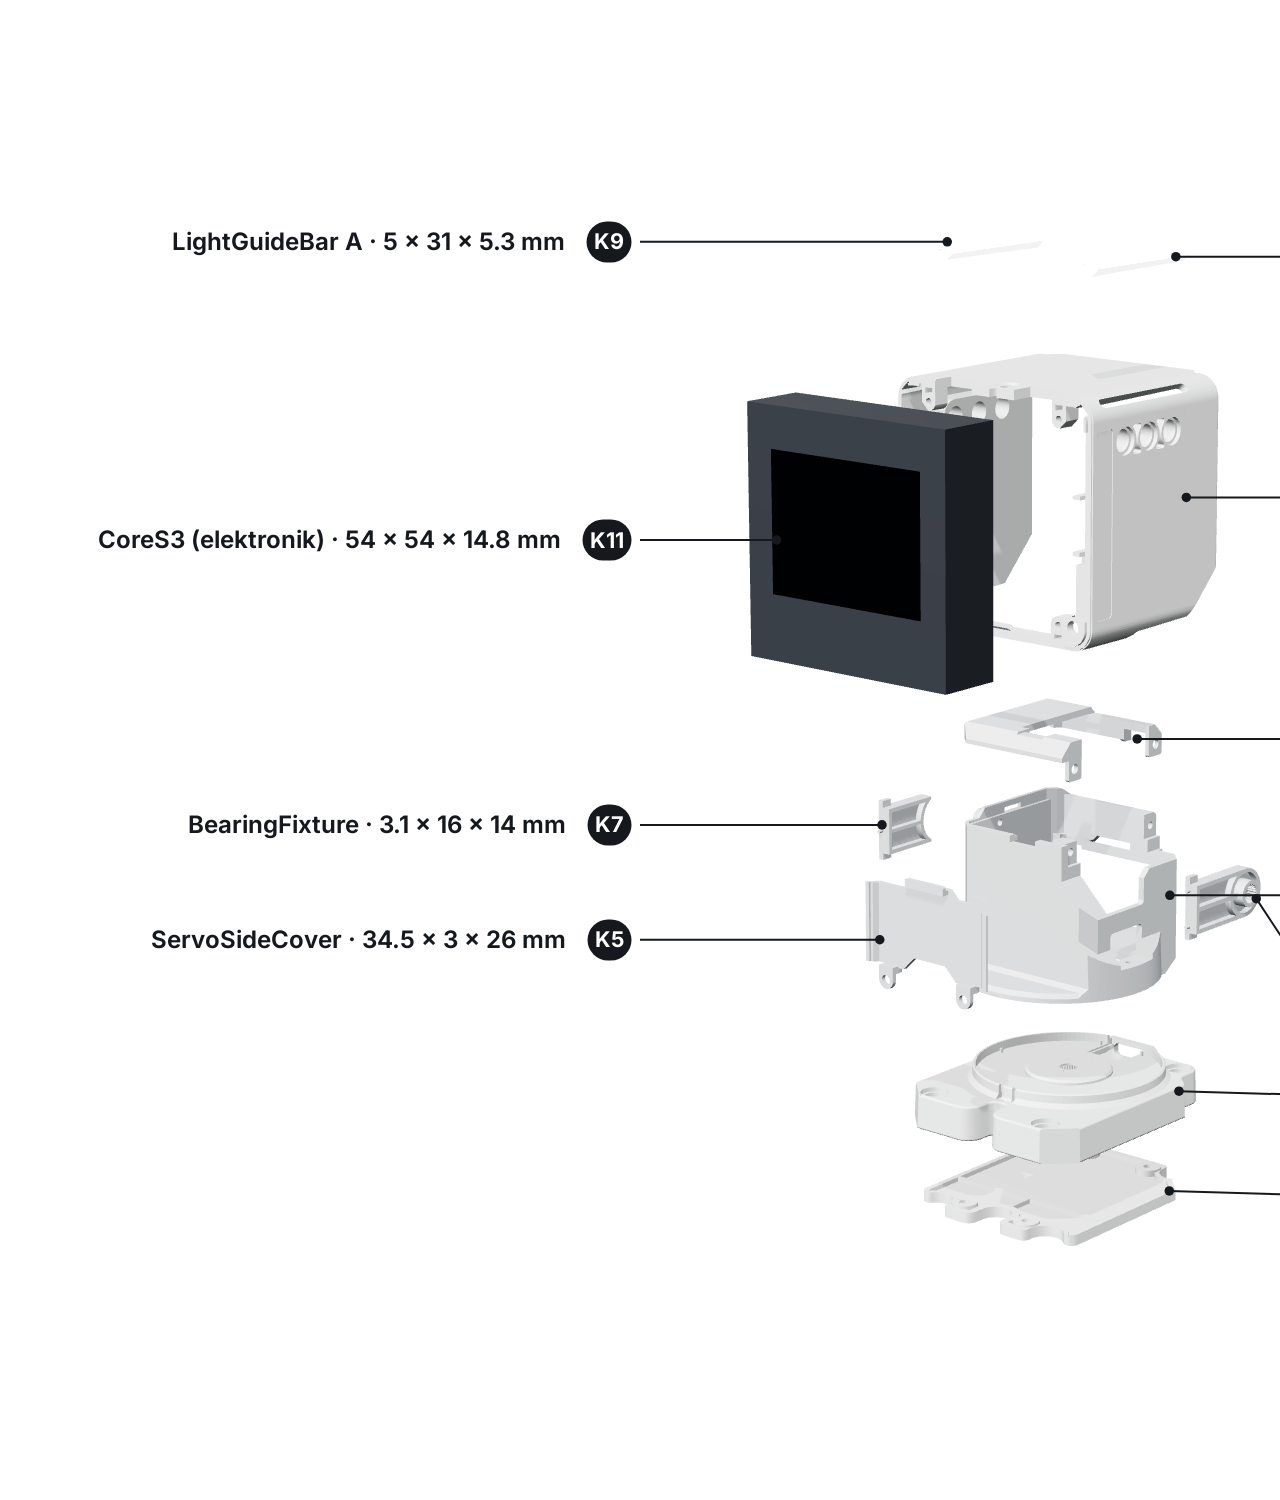
<file: marketing/print-brief/render.html>
<!doctype html>
<!--
  Print-brief renders. ?shot=k151 | signature | focus | buddy | slim | nest  [&size=1600]
  k151 uses M5Stack's official StackChan K151 structure STLs (MIT licence, github.com/m5stack/M5_Hardware).
  The NURI shots use the website's 3D model (assets/nuri3d.js) with the printed parts pulled apart and numbered.
-->
<html><head><meta charset="utf-8">
<style>
@font-face{font-family:Inter;src:url(../../assets/fonts/inter-latin-var.woff2) format("woff2");font-weight:100 900}
html,body{margin:0;background:transparent;font-family:Inter,Arial,sans-serif}
#wrap{position:relative;width:var(--w);height:var(--h)}#v{position:absolute;inset:0}#v canvas{width:100%;height:100%;display:block}
.lab{position:absolute;left:0;top:0;white-space:nowrap;font-size:var(--fs);font-weight:650;color:#15191d;display:flex;align-items:center;gap:.45em;transform:translate(-50%,-50%)}
.lab i{font-style:normal;display:grid;place-items:center;min-width:1.9em;height:1.9em;padding:0 .35em;box-sizing:border-box;border-radius:1em;background:#15191d;color:#fff;font-size:.9em;font-weight:700}
.lab.note i{background:#9aa1a8}
.lab span{background:#ffffffe6;padding:.15em .45em;border-radius:.3em}
.lab.r{transform:translate(0,-50%)}.lab.l{transform:translate(-100%,-50%);flex-direction:row-reverse}
svg.lines{position:absolute;inset:0;width:100%;height:100%;overflow:visible}
</style>
<script type="importmap">{"imports":{"three":"../../vendor/three/three.module.min.js","three/addons/":"../../vendor/three/addons/"}}</script>
</head><body><div id="wrap"><div id="v"></div><svg class="lines"></svg></div>
<script type="module">
import * as THREE from 'three';
import * as N from '../../assets/nuri3d.js';
import {STLLoader} from './vendor/STLLoader.js';

const q = new URLSearchParams(location.search), shot = q.get('shot') || 'k151';
const W = +(q.get('w') || 2000), H = +(q.get('h') || 1500);
document.documentElement.style.setProperty('--w', W + 'px'); document.documentElement.style.setProperty('--h', H + 'px');
document.documentElement.style.setProperty('--fs', Math.round(W / 84) + 'px');
const wrap = document.getElementById('wrap'), lines = document.querySelector('svg.lines');
const stage = N.createStage(document.getElementById('v'), {controls: false, fov: 22, floor: false});
stage.renderer.setPixelRatio(1); stage.renderer.setSize(W, H);
const MM = N.MM, mm = v => v * MM;
const labels = [];   // {obj or point, text, num, side}
const pin = (obj, local, num, text, side = 'r', note = false) => labels.push({obj, local: new THREE.Vector3(...local), num, text, side, note});

async function k151() {
  // official parts, Z-up in the files; laid out as an exploded tower (positions illustrative, sizes true)
  const loader = new STLLoader(), plastic = new THREE.MeshStandardMaterial({color: '#e9ebea', roughness: .55, metalness: 0});
  const servoMat = new THREE.MeshStandardMaterial({color: '#cfd3d6', roughness: .5}), guide = new THREE.MeshPhysicalMaterial({color: '#ffffff', roughness: .2, transmission: .6, thickness: 2});
  const P = [
    ['StackChan-BaseCover', [0, 0, 0], plastic, 'BaseCover', '44.4 × 52.4 × 3.2'],
    ['StackChan-Base', [0, 24, 0], plastic, 'Base (bateri, USB-C)', '48 × 56 × 11.1'],
    ['StackChan-ServoBody', [0, 70, 0], servoMat, 'ServoBody', '46.5 × 46 × 35.8'],
    ['StackChan-ServoCover', [0, 106, 0], servoMat, 'ServoCover', '30.1 × 35 × 8.8'],
    ['StackChan-ServoSideCover', [0, 70, 44], servoMat, 'ServoSideCover', '34.5 × 3 × 26'],
    ['StackChan-ServoArm', [46, 78, 0], servoMat, 'ServoArm', '4.5 × 24 × 14'],
    ['StackChan-BearingFixture', [-46, 78, 0], servoMat, 'BearingFixture', '3.1 × 16 × 14'],
    ['StackChan-MainBody', [0, 160, 0], plastic, 'MainBody (kepala)', '54 × 46.7 × 54'],
    ['StackChan-LightGuideBar-A', [-20, 214, 0], guide, 'LightGuideBar A', '5 × 31 × 5.3'],
    ['StackChan-LightGuideBar-B', [20, 214, 0], guide, 'LightGuideBar B', '5 × 31 × 5.3']
  ];
  const root = new THREE.Group(); stage.scene.add(root);
  let n = 0;
  for (const [file, pos, mat, name, size] of P) {
    const g = await loader.loadAsync('k151-stl/' + file + '.stl');
    g.rotateX(-Math.PI / 2); g.computeBoundingBox(); const c = g.boundingBox.getCenter(new THREE.Vector3()); g.translate(-c.x, -c.y, -c.z); g.computeVertexNormals();
    const m = new THREE.Mesh(g, mat); m.scale.setScalar(MM); m.position.set(...pos.map(mm)); m.castShadow = m.receiveShadow = true; root.add(m);
    const bb = g.boundingBox; n++;
    const right = pos[0] > 0 || (pos[0] === 0 && n % 2 === 0);
    pin(m, [0, 0, 0], 'K' + n, `${name} · ${size} mm`, 'auto');
  }
  // CoreS3 (electronics module, not in the structure files) in front of the head
  const core = new THREE.Group(); core.position.set(0, mm(160), mm(62)); root.add(core);
  core.add(new THREE.Mesh(new THREE.BoxGeometry(mm(54), mm(54), mm(14.8)), new THREE.MeshStandardMaterial({color: '#3a3e44', roughness: .45})));
  const scr = new THREE.Mesh(new THREE.PlaneGeometry(mm(40.8), mm(30.6)), new THREE.MeshStandardMaterial({color: '#05080c', roughness: .1})); scr.position.set(0, mm(2.5), mm(7.45)); core.add(scr);
  pin(core.children[0], [0, 0, 0], 'K11', 'CoreS3 (elektronik) · 54 × 54 × 14.8 mm', 'l');
  return {root, dir: [1.05, .42, 1.25], margin: 1.05};
}

function lookShot(id) {
  const colour = {signature: 'pearl', focus: 'graphite', buddy: 'coral'}[id];
  const nuri = N.createNuri({look: id, colour, showDock: false}); stage.scene.add(nuri.root);
  nuri.setPose(0, -6 * Math.PI / 180); nuri.root.rotation.y = -.15; nuri.root.updateMatrixWorld(true);
  // the K151 itself in a quiet grey so the printed parts stand out
  nuri.root.traverse(o => { if (o.isMesh && o.userData.zone !== 'suit' && o.material && !o.material.map && o !== nuri.eyes.children[0] && o !== nuri.eyes.children[1]) { o.material = o.material.clone(); if (o.material.color) o.material.color.lerp(new THREE.Color('#c7cbce'), .55); } });
  const suit = []; nuri.root.traverse(o => { if (o.isMesh && o.userData.zone === 'suit') suit.push(o); });
  const headC = new THREE.Vector3(0, N.K.headCY - N.K.pivot.y, -N.K.pivot.z);   // head centre in tilt-group space, roughly
  const parts = {
    signature: [[0, 'S1', 'Bingkai muka ×1 · 60 × 57 × 4.3 mm', [0, 0, 32]], [1, null, null, [-22, 0, 0]], [2, null, null, [-36, 0, 4]], [3, 'S2', 'Panel sisi ×2 · 30 × 25 × 3.2 mm', [22, 0, 0]], [4, 'S3', 'Jalur aksen ×2 · 19 × 2.4 × 3.4 mm', [38, 0, 8]]],
    focus: [[0, 'F1', 'Bingkai muka ×1 · 59 × 57 × 4.3 mm', [0, 0, 32]], [1, null, null, [-20, 0, 0]], [2, null, null, [-34, 0, 0]], [3, null, null, [-44, 0, 0]],
            [4, 'F2', 'Cawan telinga ×2 · Ø25 × 6 mm', [20, 0, 0]], [5, 'F3', 'Cincin kusyen ×2 · Ø23 × 4.4 mm', [36, 0, 0]], [6, 'F4', 'Penutup cawan ×2 · Ø10 × 1 mm', [48, 0, 0]], [7, 'F5', 'Lengkung kepala ×1 · 72 × 55 × 4 mm', [0, 30, 0]]],
    buddy: [[0, 'B1', 'Bingkai muka ×1 · 62 × 58 × 4.3 mm', [0, 0, 32]], [1, null, null, [-24, 14, 0]], [2, null, null, [-14, -8, 0]], [3, 'B2', 'Telinga ×2 · 26 × 20 × 4.8 mm', [26, 16, 0]], [4, 'B3', 'Pemegang telinga ×2 · 14 × 12 × 3.4 mm', [16, -10, 0]]]
  }[id];
  for (const [i, num, text, off] of parts) {
    const o = suit[i]; o.position.add(new THREE.Vector3(...off.map(mm)));
    if (num) pin(o, [0, 0, 0], num, text, 'auto');
  }
  pin(nuri.base.children[0], [0, 0, 0], 'K', 'K151 asal · tidak dicetak', 'r', true);
  return {root: nuri.root, dir: [.95, .32, 1], margin: 1.12};
}

function dockShot(id) {
  const nuri = N.createNuri({look: 'signature', colour: 'pearl', dock: id, name: 'Reka'}); stage.scene.add(nuri.root); nuri.root.updateMatrixWorld(true);
  // hide the robot itself: this sheet is about the dock
  nuri.root.traverse(o => { if (o.isMesh && o.userData.zone !== 'dock') o.visible = false; });
  const dock = []; nuri.root.traverse(o => { if (o.isMesh && o.userData.zone === 'dock') dock.push(o); });
  const hex = o => o.material.map ? 'engrave' : '#' + o.material.color.getHexString();
  const lift = (o, y, z = 0) => o.position.add(new THREE.Vector3(0, mm(y), mm(z)));
  let first = {};
  for (const o of dock) {
    const c = hex(o);
    if (id === 'slim') {
      if (c === '#4fbf9f') { lift(o, -16); if (!first.a) first.a = pin(o, [0, 0, mm(36)], 'D2', 'Jalur aksen ×1 · 58.5 × 71.3 × 0.7 mm', 'auto'); }
      else if (c === '#25282c') { lift(o, 16); if (!first.r) first.r = pin(o, [0, 0, -mm(24)], 'D3', 'Rusuk sokongan ×3 · 49 × 3 × 2 mm · TPU', 'auto'); }
      else if (c === '#b9bec3') { lift(o, 30, -10); pin(o, [0, 0, 0], 'D4', 'Palam USB-C · beli, bukan cetak', 'l', true); }
      else if (c === '#101215') { lift(o, 0, -14); }
      else if (c === 'engrave') { if (!first.e) first.e = pin(o, [0, 0, 0], 'D5', 'Ukiran "NURI REKA" · laser / 2 warna', 'auto'); }
      else if (o.geometry.type === 'ExtrudeGeometry' && !first.b) { first.b = pin(o, [mm(31), mm(2), 0], 'D1', 'Badan dock ×1 · 61 × 74 × 17 mm', 'auto'); }
    } else {
      if (c === '#d8cbb6' || c === '#99bc9a' || o.geometry.type === 'TorusGeometry') { const k = first.ring = (first.ring || 0) + 1; lift(o, 8 + k * 5.5); if (k === 5) pin(o, [mm(52), 0, 0], 'N2', 'Cincin ×9 · Ø98–108 mm, tiub Ø2.1', 'auto'); }
      else if (o.geometry.type === 'LatheGeometry') { pin(o, [-mm(54), mm(2), 0], 'N1', 'Mangkuk ×1 · Ø109 × 11.6 mm', 'auto'); }
      else if (c === '#25282c' && o.geometry.type === 'CylinderGeometry') { lift(o, -10); if (!first.f) first.f = pin(o, [0, 0, 0], 'N5', 'Tapak getah ×3 · Ø7 × 1 mm · TPU', 'auto'); }
      else if (c === '#25282c' && (o.geometry.computeBoundingBox(), o.geometry.boundingBox.getSize(new THREE.Vector3()).z > mm(40))) { lift(o, 70); if (!first.r) first.r = pin(o, [0, 0, -mm(24)], 'N6', 'Rusuk sokongan ×3 · TPU', 'auto'); }
      else if (c === '#f0f2f2' && o.geometry.type === 'BoxGeometry' && o.position.y > mm(3) && o.geometry.parameters.width > mm(30) && o.geometry.parameters.height < mm(9) && o.geometry.parameters.depth < mm(4) && o.parent !== nuri.root && Math.abs(o.parent.position.z) > mm(40)) { }
      else if (c === '#f0f2f2' && o.geometry.type === 'BoxGeometry' && o.parent && o.parent.parent && o.parent.position.z === 0 && o.parent.position.y === 0) { lift(o, 82); if (!first.w) first.w = pin(o, [0, mm(3), 0], 'N3', 'Dinding penempat · 61 × 69 × 7 mm', 'auto'); }
      else if (c === '#b9bec3') { lift(o, 96, -8); pin(o, [0, 0, 0], 'N7', 'Palam USB-C · beli, bukan cetak', 'l', true); }
      else if (c === 'engrave') { if (!first.e) first.e = pin(o, [mm(18), 0, 0], 'N4', 'Tag nama ×1 · 38 × 8 × 3.3 mm', 'auto'); }
    }
  }
  return {root: nuri.root, dir: id === 'slim' ? [.9, .8, 1.25] : [.75, .62, 1.2], margin: 1.3, balance: true};
}

const S = shot === 'k151' ? await k151() : ['signature', 'focus', 'buddy'].includes(shot) ? lookShot(shot) : dockShot(shot);
S.root.updateMatrixWorld(true);
const box = new THREE.Box3(); S.root.traverse(o => { if (o.isMesh && o.visible) box.expandByObject(o); }); const sph = box.getBoundingSphere(new THREE.Sphere());
stage.fit({center: sph.center.toArray(), radius: sph.radius}, S.dir, S.margin * 1.18);
stage.start();
await new Promise(r => setTimeout(r, 900));
// labels: project each pin, then stack labels in two columns beside the model with elbow leader lines
const cam = stage.camera, v = new THREE.Vector3(), ns = 'http://www.w3.org/2000/svg';
const placed = labels.map(L => {
  L.obj.updateMatrixWorld(true);
  const b = new THREE.Box3().setFromObject(L.obj); let x0 = 1e9, x1 = -1e9, ys = 0;
  for (const cx of [b.min.x, b.max.x]) for (const cy of [b.min.y, b.max.y]) for (const cz of [b.min.z, b.max.z]) {
    v.set(cx, cy, cz).project(cam); const sx = (v.x + 1) / 2 * W; x0 = Math.min(x0, sx); x1 = Math.max(x1, sx); ys += (1 - v.y) / 2 * H / 8; }
  const side = L.side === 'auto' ? ((x0 + x1) / 2 > W / 2 ? 'r' : 'l') : L.side;
  return {...L, side, x0, x1, x: (x0 + x1) / 2, y: ys};
});
const codes = q.get('codes') === '1', gap = codes ? H / 11 : H / 15, colL = W * .32, colR = W * .68;
if (codes) document.documentElement.style.setProperty('--fs', Math.round(W / 40) + 'px');
// keep the two columns balanced: if one side has most labels, move the ones nearest the other side across
const autoL = placed.filter(p => p.side === 'l' && p.text && labels.find(L => L.text === p.text)?.side === 'auto');
const autoR = placed.filter(p => p.side === 'r' && labels.find(L => L.text === p.text)?.side === 'auto');
const nl = placed.filter(p => p.side === 'l').length, nr = placed.length - nl;
if (S.balance && nl - nr > 1) autoL.sort((a, b) => b.x - a.x).slice(0, Math.floor((nl - nr) / 2)).forEach(p => { p.side = 'r'; });
if (S.balance && nr - nl > 1) autoR.sort((a, b) => a.x - b.x).slice(0, Math.floor((nr - nl) / 2)).forEach(p => { p.side = 'l'; });
placed.forEach(p => { p.x = p.side === 'r' ? p.x1 - (p.x1 - p.x0) * .12 : p.x0 + (p.x1 - p.x0) * .12; });
for (const side of ['l', 'r']) {
  const col = placed.filter(p => p.side === side).sort((a, b) => a.y - b.y);
  col.forEach((p, k) => { p.ly = Math.max(p.y, k ? col[k - 1].ly + gap : H * .05); });
  const over = col.length ? col[col.length - 1].ly - H * .95 : 0;          // shift the column up if it runs off the bottom
  if (over > 0) col.forEach(p => { p.ly -= over; });
  col.forEach(p => {
    const lx = codes ? (side === 'r' ? Math.max(...col.map(c => c.x)) + W * .07 : Math.min(...col.map(c => c.x)) - W * .07) : (side === 'r' ? colR : colL), ex = side === 'r' ? lx - W * .02 : lx + W * .02;
    const line = document.createElementNS(ns, 'polyline'); line.setAttribute('points', `${p.x},${p.y} ${ex},${p.ly} ${lx},${p.ly}`);
    line.setAttribute('fill', 'none'); line.setAttribute('stroke', '#15191d'); line.setAttribute('stroke-width', Math.max(1.5, W / 1000)); lines.appendChild(line);
    const dot = document.createElementNS(ns, 'circle'); dot.setAttribute('cx', p.x); dot.setAttribute('cy', p.y); dot.setAttribute('r', W / 420); dot.setAttribute('fill', '#15191d'); lines.appendChild(dot);
    const el = document.createElement('div'); el.className = 'lab ' + side + (p.note ? ' note' : ''); el.innerHTML = codes ? `<i>${p.num}</i>` : `<i>${p.num}</i><span>${p.text}</span>`;
    el.style.left = (side === 'r' ? lx + 8 : lx - 8) + 'px'; el.style.top = p.ly + 'px'; wrap.appendChild(el);
  });
}
window.done = true;
</script></body></html>
</file>
<file: assets/site.css>
/* Cipta Robo · NURI: site styles */
@font-face{font-family:"Inter";font-style:normal;font-weight:400 700;font-display:swap;src:url("fonts/inter-latin-var.woff2") format("woff2")}
:root{
  --paper:#f4f3ef; --surface:#ffffff; --ink:#15191d; --ink-2:#3a4047; --muted:#646b72; --line:#e2e0d9; --line-2:#d3d1c9;
  --accent:#1f7a62; --accent-ink:#ffffff; --accent-soft:#e4f1ec;
  --dark:#111417; --dark-2:#1a1e22; --dark-line:#2b3036; --dark-muted:#9aa2aa;
  --radius:14px; --wrap:1200px; --gutter:24px;
  --font:"Inter",ui-sans-serif,system-ui,-apple-system,"Segoe UI",Roboto,Arial,sans-serif;
}
*{box-sizing:border-box}
html{scroll-behavior:smooth;-webkit-text-size-adjust:100%}
body{margin:0;background:var(--paper);color:var(--ink);font:400 16px/1.6 var(--font);-webkit-font-smoothing:antialiased;text-rendering:optimizeLegibility}
img{display:block;max-width:100%;height:auto}
a{color:inherit}
button,input{font:inherit;color:inherit}
:focus-visible{outline:2px solid var(--accent);outline-offset:3px;border-radius:4px}
.wrap{width:min(var(--wrap),100% - 2*var(--gutter));margin-inline:auto}
.skip{position:absolute;left:-999px;top:8px;background:var(--ink);color:#fff;padding:8px 12px;border-radius:8px;z-index:100}.skip:focus{left:8px}

/* type */
h1,h2,h3{margin:0;font-weight:600;letter-spacing:-.025em;line-height:1.08}
h1{font-size:clamp(40px,5.6vw,68px);letter-spacing:-.035em}
h2{font-size:clamp(30px,3.6vw,44px)}
h3{font-size:19px;letter-spacing:-.01em;line-height:1.3}
p{margin:0}
.lead{font-size:clamp(17px,1.6vw,19px);color:var(--ink-2);line-height:1.6;max-width:36em}
.label{font-size:12px;font-weight:600;letter-spacing:.08em;text-transform:uppercase;color:var(--muted)}
.muted{color:var(--muted)}
.small{font-size:14px}
.status{display:inline-flex;align-items:center;gap:6px;font-size:12px;font-weight:600;letter-spacing:.04em;text-transform:uppercase;color:var(--muted)}
.status::before{content:"";width:6px;height:6px;border-radius:50%;background:#c8a53a}

/* header */
.site-head{position:sticky;top:0;z-index:20;background:color-mix(in srgb,var(--paper) 88%,transparent);backdrop-filter:saturate(1.4) blur(10px);border-bottom:1px solid transparent;transition:border-color .2s}
.site-head.scrolled{border-bottom-color:var(--line)}
.head-row{height:68px;display:flex;align-items:center;gap:28px}
.brand{font-weight:700;font-size:19px;letter-spacing:-.025em;text-decoration:none;display:flex;align-items:center;gap:11px}
.brand svg{width:30px;height:30px;flex:none}
.nav{display:flex;gap:22px;margin-left:auto}
.nav a{text-decoration:none;font-size:14px;color:var(--ink-2)}
.nav a:hover{color:var(--ink)}
.menu-btn{display:none;margin-left:auto;background:none;border:1px solid var(--line-2);border-radius:999px;padding:6px 14px;font-size:14px}

/* buttons */
.btn{display:inline-flex;align-items:center;justify-content:center;gap:8px;height:46px;padding:0 22px;border-radius:999px;font-weight:600;font-size:15px;text-decoration:none;border:1px solid transparent;cursor:pointer;transition:background .15s,border-color .15s,transform .15s}
.btn-primary{background:var(--ink);color:#fff}.btn-primary:hover{background:#000}
.btn-ghost{border-color:var(--line-2);background:transparent}.btn-ghost:hover{border-color:var(--ink)}
.btn-sm{height:38px;padding:0 16px;font-size:14px}
.btn-wa{background:#1f7a62;color:#fff}.btn-wa:hover{background:#17614e}
.contact{display:grid;grid-template-columns:1.3fr 1fr;gap:clamp(24px,5vw,64px);align-items:center;background:var(--ink);color:#eef1f3;border-radius:20px;padding:clamp(28px,4vw,52px)}
.contact .label,.contact .lead{color:#b4bcc3}
.contact-actions{display:grid;gap:12px;justify-items:start}
.contact-actions .muted{color:#9aa2aa}
.contact-actions .link-arrow{color:#eef1f3;border-color:#3a4148}
.summary .btn-wa{width:100%;margin-top:16px}
.link-arrow{font-weight:600;text-decoration:none;border-bottom:1px solid var(--line-2);padding-bottom:2px}.link-arrow:hover{border-color:var(--ink)}

/* sections */
section{scroll-margin-top:72px}
.section{padding:clamp(72px,9vw,120px) 0}
.section-head{display:grid;grid-template-columns:1fr 1fr;gap:40px;align-items:end;margin-bottom:48px}
.section-head .lead{justify-self:end}
.rule{border:0;border-top:1px solid var(--line);margin:0}.rule.wrap{margin-inline:auto}
.back-link{margin-left:auto;font-size:14px;text-decoration:none;color:var(--ink-2)}.back-link:hover{color:var(--ink)}

/* hero */
.hero{padding:clamp(28px,5vw,64px) 0 clamp(40px,6vw,72px)}
.hero-grid{display:grid;grid-template-columns:minmax(0,1fr) minmax(0,1.05fr);gap:clamp(24px,4vw,56px);align-items:center}
.hero h1{margin:14px 0 20px}
.price-line{display:flex;align-items:baseline;gap:12px;flex-wrap:wrap;margin:28px 0 26px}
.price-line strong{font-size:28px;font-weight:600;letter-spacing:-.02em}
.cta-row{display:flex;gap:12px;align-items:center;flex-wrap:wrap}
.stage{position:relative;aspect-ratio:1/1;border-radius:20px;background:radial-gradient(120% 90% at 50% 35%,#ffffff 0,#f0efea 60%,#e8e6df 100%);border:1px solid var(--line);overflow:hidden}
.stage canvas{display:block;width:100%;height:100%;touch-action:pan-y}
.stage .stage-note{position:absolute;left:16px;bottom:14px;font-size:12px;color:var(--muted)}
.stage .fallback{position:absolute;inset:0;display:grid;place-items:center;padding:24px}
.stage .fallback img{max-height:90%;width:auto}

/* facts strip */
.facts{display:grid;grid-template-columns:repeat(3,1fr);border-top:1px solid var(--line);border-bottom:1px solid var(--line)}
.facts div{padding:22px 24px 22px 0;display:flex;gap:14px;align-items:flex-start}
.facts div+div{padding-left:24px;border-left:1px solid var(--line)}
.facts b{display:block;font-weight:600}
.facts span{color:var(--muted);font-size:14px}
.facts .n{font-size:13px;font-weight:600;color:var(--accent);min-width:22px;padding-top:2px}

/* uses */
.uses{display:grid;grid-template-columns:repeat(4,1fr);gap:16px}
.use{background:var(--surface);border:1px solid var(--line);border-radius:var(--radius);padding:24px;display:flex;flex-direction:column;gap:12px}
.use .label{color:var(--accent)}
.use q{font-size:15px;color:var(--ink-2);quotes:"“" "”";border-left:2px solid var(--line-2);padding-left:12px}
.use ul{margin:4px 0 0;padding:0;list-style:none;display:grid;gap:6px;font-size:14px;color:var(--ink-2)}
.use li{padding-left:16px;position:relative}.use li::before{content:"";position:absolute;left:0;top:.7em;width:7px;height:1px;background:var(--muted)}
.use .status{margin-top:auto;padding-top:8px}
.note{font-size:13px;color:var(--muted);margin-top:14px}

.endless{margin-top:16px;background:var(--surface);border:1px solid var(--line);border-radius:var(--radius);padding:22px 24px;font-size:17px;color:var(--ink-2)}
.endless strong{color:var(--ink);font-weight:600}

/* NURI in action */
.player{display:grid;gap:14px}
.player-stage{position:relative;aspect-ratio:16/9;border-radius:18px;overflow:hidden;border:1px solid var(--dark-line);background:radial-gradient(120% 100% at 50% 20%,#2b3137 0,#1a1e22 60%,#121518 100%);transition:background .6s}
.player-stage.evening{background:radial-gradient(120% 100% at 30% 20%,#2a2219 0,#17130f 60%,#0e0c0a 100%)}
.player-stage canvas{display:block;width:100%;height:100%}
.scene-tag{position:absolute;left:16px;top:14px;z-index:2;font-size:11px;font-weight:600;letter-spacing:.08em;text-transform:uppercase;color:#cfd5da;background:#0009;border-radius:999px;padding:6px 10px}
.player-ctl{position:absolute;right:14px;top:12px;z-index:2;display:flex;gap:8px}
.sound-btn{display:inline-flex;align-items:center;gap:6px}.sound-btn[aria-pressed=true]{background:#1f7a62;border-color:#1f7a62}
.sound-btn .x{display:inline}.sound-btn .w{display:none}.sound-btn[aria-pressed=true] .x{display:none}.sound-btn[aria-pressed=true] .w{display:inline}
.play-btn{background:#0009;color:#fff;border:1px solid #ffffff2e;border-radius:999px;padding:6px 14px;font-size:13px;font-weight:600;cursor:pointer}
.caption{position:absolute;left:50%;bottom:22px;transform:translateX(-50%);z-index:2;max-width:min(760px,90%);background:#000000b8;color:#fff;border-radius:10px;padding:10px 16px;font-size:clamp(14px,1.6vw,18px);line-height:1.45;text-align:center}
.caption b{color:#8ff0c4;font-weight:600;margin-right:8px}
.chips{display:grid;grid-template-columns:repeat(4,1fr);gap:10px}
.chips button{text-align:left;background:var(--dark-2);border:1px solid var(--dark-line);border-radius:12px;padding:12px 14px 14px;color:#eef1f3;cursor:pointer;display:grid;gap:2px}
.chips button span{font-size:13px;color:var(--dark-muted)}
.chips button[aria-selected=true]{border-color:#8ff0c4}
.chips i{display:block;height:3px;border-radius:2px;background:#ffffff1f;margin-top:8px;overflow:hidden}
.chips em{display:block;height:100%;width:0;background:#8ff0c4}

/* character */
.character{display:grid;grid-template-columns:1fr 1fr;gap:clamp(24px,5vw,64px);align-items:start;background:var(--surface);border:1px solid var(--line);border-radius:20px;padding:clamp(24px,4vw,48px)}
.character .status{display:flex}
.steps{list-style:none;counter-reset:s;margin:0;padding:0;display:grid;gap:0}
.steps li{counter-increment:s;display:grid;grid-template-columns:40px 1fr;gap:4px 14px;padding:18px 0;border-top:1px solid var(--line)}
.steps li:first-child{border-top:0;padding-top:4px}
.steps li::before{content:counter(s,decimal-leading-zero);grid-row:1/3;font-size:13px;font-weight:600;color:var(--accent);padding-top:3px}
.steps b{font-weight:600;font-size:17px}
.steps span{color:var(--ink-2);font-size:15px}

/* product grid */
.cards{display:grid;grid-template-columns:repeat(3,1fr);gap:16px}
.card{background:var(--surface);border:1px solid var(--line);border-radius:var(--radius);overflow:hidden;display:flex;flex-direction:column}
.card figure{margin:0;background:linear-gradient(180deg,#f7f6f2,#efeee9);aspect-ratio:4/3;position:relative;overflow:hidden;border-bottom:1px solid var(--line)}
.card figure img{position:absolute;left:4%;top:4%;width:92%;height:92%;object-fit:contain}
.card .body{padding:20px 22px 22px;display:grid;gap:6px}
.card .body p{font-size:15px;color:var(--ink-2)}
.cards-2{grid-template-columns:repeat(2,1fr)}
.cards-2 .card figure{aspect-ratio:16/10}
.price-tag{display:flex;justify-content:space-between;align-items:baseline;gap:12px}.price-tag span{font-size:14px;font-weight:600;color:var(--accent)}
.opts.opts-2{grid-template-columns:repeat(2,1fr);max-width:420px}
.subhead{display:flex;justify-content:space-between;align-items:baseline;gap:20px;margin:56px 0 18px}
.subhead:first-child{margin-top:0}
.swatches{display:flex;gap:14px;flex-wrap:wrap}
.swatch{display:flex;align-items:center;gap:10px;background:var(--surface);border:1px solid var(--line);border-radius:999px;padding:8px 16px 8px 8px;font-size:14px;font-weight:500}
.swatch i{width:26px;height:26px;border-radius:50%;border:1px solid #0002;display:block}

/* in the box */
.box{display:grid;grid-template-columns:1.1fr 1fr;gap:clamp(24px,5vw,64px);align-items:center}
.box-list{list-style:none;margin:0;padding:0;border-top:1px solid var(--line)}
.box-list li{display:grid;grid-template-columns:1fr auto;gap:16px;padding:16px 0;border-bottom:1px solid var(--line);font-size:15px}
.box-list li span:last-child{color:var(--muted);font-size:14px;text-align:right}
.box-total{display:flex;justify-content:space-between;align-items:baseline;padding:20px 0 0}
.box-total strong{font-size:32px;font-weight:600;letter-spacing:-.02em}

/* dark add-ons */
.dark{background:var(--dark);color:#eef1f3}
.dark .lead,.dark .muted,.dark .label{color:var(--dark-muted)}
.dark .rule{border-color:var(--dark-line)}
.tabs{display:inline-flex;border:1px solid var(--dark-line);border-radius:999px;padding:4px;gap:4px}
.tabs button{background:none;border:0;color:var(--dark-muted);padding:8px 18px;border-radius:999px;font-weight:600;font-size:14px;cursor:pointer}
.tabs button[aria-selected=true]{background:#fff;color:var(--ink)}
.addon{display:grid;grid-template-columns:minmax(0,1.35fr) minmax(0,1fr);gap:clamp(24px,4vw,56px);align-items:center;margin-top:32px}
.addon-stage{position:relative;aspect-ratio:4/3;border-radius:18px;background:radial-gradient(110% 90% at 50% 30%,#2a3036 0,#1a1e22 55%,#141719 100%);border:1px solid var(--dark-line);overflow:hidden}
.addon-stage canvas{display:block;width:100%;height:100%;touch-action:pan-y}
.addon-stage .stage-note{position:absolute;left:16px;bottom:14px;font-size:12px;color:var(--dark-muted)}
.spec{list-style:none;margin:20px 0 0;padding:0;border-top:1px solid var(--dark-line)}
.spec li{display:grid;grid-template-columns:120px 1fr;gap:16px;padding:12px 0;border-bottom:1px solid var(--dark-line);font-size:14px}
.spec li span:first-child{color:var(--dark-muted)}
.dark .status{color:var(--dark-muted)}

/* concept sheets */
.sheets{display:grid;grid-template-columns:repeat(2,1fr);gap:20px}
.sheet-card{margin:0;background:var(--paper);border:1px solid var(--line);border-radius:var(--radius);overflow:hidden}
.sheet-card img{width:100%;aspect-ratio:1200/1088;object-fit:cover;object-position:top;border-bottom:1px solid var(--line);transition:opacity .15s}
.sheet-card a:hover img{opacity:.92}
.sheet-card figcaption{display:grid;grid-template-columns:1fr auto;gap:2px 16px;padding:16px 20px;align-items:center}
.sheet-card figcaption b{font-weight:600}
.sheet-card figcaption span{grid-column:1;color:var(--muted);font-size:14px}
.sheet-card figcaption .link-arrow{grid-column:2;grid-row:1/3;font-size:14px}

/* specs */
.specs{display:grid;grid-template-columns:repeat(2,1fr);gap:0 48px}
.specs dl{margin:0;display:grid;grid-template-columns:180px 1fr;border-top:1px solid var(--line)}
.specs dt,.specs dd{margin:0;padding:14px 0;border-bottom:1px solid var(--line);font-size:15px}
.specs dt{color:var(--muted)}

/* faq */
.faq{max-width:820px}
.faq details{border-bottom:1px solid var(--line)}
.faq summary{cursor:pointer;list-style:none;padding:20px 32px 20px 0;font-weight:600;font-size:17px;position:relative}
.faq summary::-webkit-details-marker{display:none}
.faq summary::after{content:"";position:absolute;right:6px;top:50%;width:10px;height:10px;border-right:1.5px solid var(--ink-2);border-bottom:1.5px solid var(--ink-2);transform:translateY(-70%) rotate(45deg);transition:transform .2s}
.faq details[open] summary::after{transform:translateY(-30%) rotate(-135deg)}
.faq p{padding:0 0 20px;color:var(--ink-2);max-width:68ch}

/* footer */
.site-foot{border-top:1px solid var(--line);padding:40px 0 56px;font-size:14px;color:var(--muted)}
.foot-row{display:flex;justify-content:space-between;gap:24px;flex-wrap:wrap}
.foot-row a{text-decoration:none}.foot-row a:hover{color:var(--ink)}
.foot-links{display:flex;gap:20px;flex-wrap:wrap}
.collab{display:flex;align-items:center;gap:10px;padding-bottom:24px;margin-bottom:24px;border-bottom:1px solid var(--line);font-size:14px}
.collab a{display:inline-flex;align-items:center;gap:6px;font-weight:700;font-size:16px;color:var(--ink);text-decoration:none;border-bottom:1px solid var(--line-2);padding-bottom:1px}
.collab a:hover{border-color:var(--ink)}

/* configurator */
.cfg{display:grid;grid-template-columns:minmax(0,1.25fr) minmax(360px,.85fr);gap:clamp(20px,3vw,40px);padding:24px 0 72px;align-items:start}
.cfg-view{position:sticky;top:80px}
.cfg-view .stage{aspect-ratio:auto;height:min(78vh,720px)}
.view-bar{display:flex;justify-content:space-between;align-items:center;gap:12px;margin-top:12px;flex-wrap:wrap}
.seg{display:inline-flex;border:1px solid var(--line-2);border-radius:999px;padding:3px;gap:2px;background:var(--surface)}
.seg button{border:0;background:none;padding:7px 14px;border-radius:999px;font-size:13px;font-weight:600;color:var(--ink-2);cursor:pointer}
.seg button[aria-pressed=true]{background:var(--ink);color:#fff}
.check-line{font-size:13px;color:var(--muted);margin-top:10px}
.check-line b{color:var(--accent);font-weight:600}
.check-line.warn b{color:#b5542f}
.step{padding:28px 0;border-top:1px solid var(--line)}
.step:first-of-type{border-top:0;padding-top:4px}
.step-head{display:flex;justify-content:space-between;align-items:baseline;margin-bottom:14px}
.step-head h2{font-size:20px;letter-spacing:-.015em}
.step-head span{font-size:13px;color:var(--muted)}
.opts{display:grid;grid-template-columns:repeat(3,1fr);gap:10px}
.opt{position:relative;background:var(--surface);border:1px solid var(--line);border-radius:12px;padding:10px 10px 12px;text-align:left;cursor:pointer;display:grid;gap:6px;transition:border-color .15s}
.opt:hover{border-color:var(--line-2)}
.opt[aria-checked=true]{border-color:var(--ink);box-shadow:0 0 0 1px var(--ink)}
.opt img{background:#f3f2ee;border-radius:8px;aspect-ratio:1/1;object-fit:contain;width:100%}
.opt b{font-size:14px;font-weight:600}
.opt small{font-size:12px;color:var(--muted);line-height:1.4}
.colours{display:flex;gap:10px;flex-wrap:wrap}
.colour{display:flex;align-items:center;gap:10px;background:var(--surface);border:1px solid var(--line);border-radius:999px;padding:6px 16px 6px 6px;cursor:pointer;font-size:14px;font-weight:500}
.colour i{width:28px;height:28px;border-radius:50%;border:1px solid #0002;display:block}
.colour[aria-checked=true]{border-color:var(--ink);box-shadow:0 0 0 1px var(--ink)}
.field{display:grid;gap:8px}
.field input{height:48px;border:1px solid var(--line-2);border-radius:10px;padding:0 14px;background:var(--surface);font-size:16px;text-transform:uppercase;letter-spacing:.06em}
.field input:focus{outline:2px solid var(--accent);outline-offset:1px}
.engrave{display:flex;align-items:center;justify-content:center;height:56px;border-radius:10px;background:#e9ebe9;border:1px solid var(--line);font-weight:600;letter-spacing:.22em;color:#41484c;text-shadow:0 1px 0 #fff;font-size:17px}
.addons{display:grid;gap:10px}
.addon-opt{display:grid;grid-template-columns:auto 1fr auto;gap:14px;align-items:center;background:var(--surface);border:1px solid var(--line);border-radius:12px;padding:14px 16px;cursor:pointer}
.addon-opt input{width:18px;height:18px;accent-color:var(--ink)}
.addon-opt b{display:block;font-size:15px;font-weight:600}
.addon-opt small{color:var(--muted);font-size:13px}
.addon-opt .tbc{font-size:13px;color:var(--muted);white-space:nowrap}
.summary{background:var(--surface);border:1px solid var(--line);border-radius:var(--radius);padding:22px;margin-top:8px}
.summary dl{margin:0;display:grid;grid-template-columns:auto 1fr;gap:8px 16px;font-size:14px}
.summary dt{color:var(--muted)}.summary dd{margin:0;text-align:right}
.summary .total{display:flex;justify-content:space-between;align-items:baseline;border-top:1px solid var(--line);margin-top:16px;padding-top:16px}
.summary .total strong{font-size:28px;font-weight:600;letter-spacing:-.02em}
.summary .btn{width:100%;margin-top:16px}

/* responsive */
@media (max-width:980px){
  .hero-grid,.box,.addon,.cfg,.character,.contact{grid-template-columns:1fr}
  .uses{grid-template-columns:repeat(2,1fr)}
  .section-head{grid-template-columns:1fr;gap:16px}.section-head .lead{justify-self:start}
  .specs{grid-template-columns:1fr}
  .cfg-view{position:relative;top:0}.cfg-view .stage{height:min(62vh,520px)}
}
@media (max-width:1180px){
  .nav{display:none;position:absolute;left:0;right:0;top:68px;background:var(--paper);flex-direction:column;gap:0;padding:8px var(--gutter) 16px;border-bottom:1px solid var(--line)}
  .nav.open{display:flex}.nav a{padding:12px 0;font-size:16px;border-bottom:1px solid var(--line)}
  .menu-btn{display:block}
}
.nav a{white-space:nowrap}
@media (max-width:760px){
  .head-row .btn{display:none}
  .facts,.cards,.cards-2,.sheets{grid-template-columns:1fr}
  .sheet-card figcaption{grid-template-columns:1fr}.sheet-card figcaption .link-arrow{grid-column:1;grid-row:auto;justify-self:start;margin-top:8px}
  .facts div+div{border-left:0;padding-left:0;border-top:1px solid var(--line)}
  .uses{grid-template-columns:1fr}
  .chips{grid-template-columns:repeat(2,1fr)}
  .player-stage{aspect-ratio:1/1}
  .caption{bottom:14px;padding:8px 12px}
  .sound-btn span{display:none}.sound-btn{padding:6px 10px}
  .opts{grid-template-columns:repeat(3,1fr);gap:8px}
  .opts.opts-2{grid-template-columns:repeat(2,1fr);max-width:none}
  .opt small{display:none}
  .specs dl{grid-template-columns:130px 1fr}
  .spec li{grid-template-columns:100px 1fr}
}
@media (prefers-reduced-motion:reduce){html{scroll-behavior:auto}*{transition:none!important}}

/* language toggle */
.lang-toggle{display:inline-flex;align-items:center;border:1px solid var(--line);border-radius:999px;padding:2px;font-size:12px;font-weight:600;letter-spacing:.04em;flex:none}
@media (max-width:860px){.head-row{gap:12px}}
.brand,.back-link{white-space:nowrap}
@media (max-width:520px){.hide-sm{display:none}}
.lang-toggle>*{padding:5px 9px;border-radius:999px;line-height:1;text-decoration:none;color:var(--muted)}
.lang-toggle .lang-on{background:var(--ink);color:#fff}
.lang-toggle a:hover{color:var(--ink)}
/* accessories (light version of the add-on panel) */
.acc .tabs{border-color:var(--line-2)}.acc .tabs button{color:var(--muted)}.acc .tabs button[aria-selected=true]{background:var(--ink);color:#fff}
.acc .addon-stage{background:radial-gradient(110% 90% at 50% 30%,#ffffff 0,#eeede8 60%,#e4e2dc 100%);border-color:var(--line)}
.acc .addon-stage .stage-note{color:var(--muted)}
.acc .spec{border-color:var(--line)}.acc .spec li{border-color:var(--line)}.acc .spec li span:first-child{color:var(--muted)}
.stage-btn{position:absolute;right:14px;top:12px;z-index:2;background:#fffffff0;color:var(--ink);border:1px solid var(--line-2);border-radius:999px;padding:7px 14px;font-size:13px;font-weight:600;cursor:pointer}.stage-btn[aria-pressed=true]{background:var(--ink);color:#fff;border-color:var(--ink)}
.acc .addon-stage{background:radial-gradient(110% 90% at 50% 25%,#fbfaf7 0,#e9e6df 55%,#d8d4cb 100%)}
.acc .tabs button[aria-pressed=true]{background:var(--ink);color:#fff}
.acc-labels{position:absolute;inset:0;pointer-events:none;z-index:1}
.acc-label{position:absolute;left:0;top:0;margin:-11px 0 0 8px;white-space:nowrap;font-size:12px;font-weight:600;color:var(--ink);background:#ffffffeb;border:1px solid var(--line-2);border-radius:999px;padding:3px 9px;opacity:0;transition:opacity .2s}
.acc-label::before{content:"";position:absolute;left:-8px;top:50%;width:6px;height:6px;margin-top:-3px;border-radius:50%;background:var(--ink)}
.acc-label.left{margin-left:0}.acc-label.left{translate:calc(-100% - 8px) 0}.acc-label.left::before{left:auto;right:-8px}
@media (max-width:560px){.acc-label{font-size:11px;padding:2px 7px}}
@media (max-width:760px){.acc .addon-stage{aspect-ratio:1/1}}
.acc .addon-stage .stage-note{background:#ffffffd9;color:var(--ink-2);border-radius:999px;padding:4px 10px;left:12px;bottom:12px}
.visitors{margin-left:.6em;padding-left:.6em;border-left:1px solid var(--line-2);white-space:nowrap}
</file>
